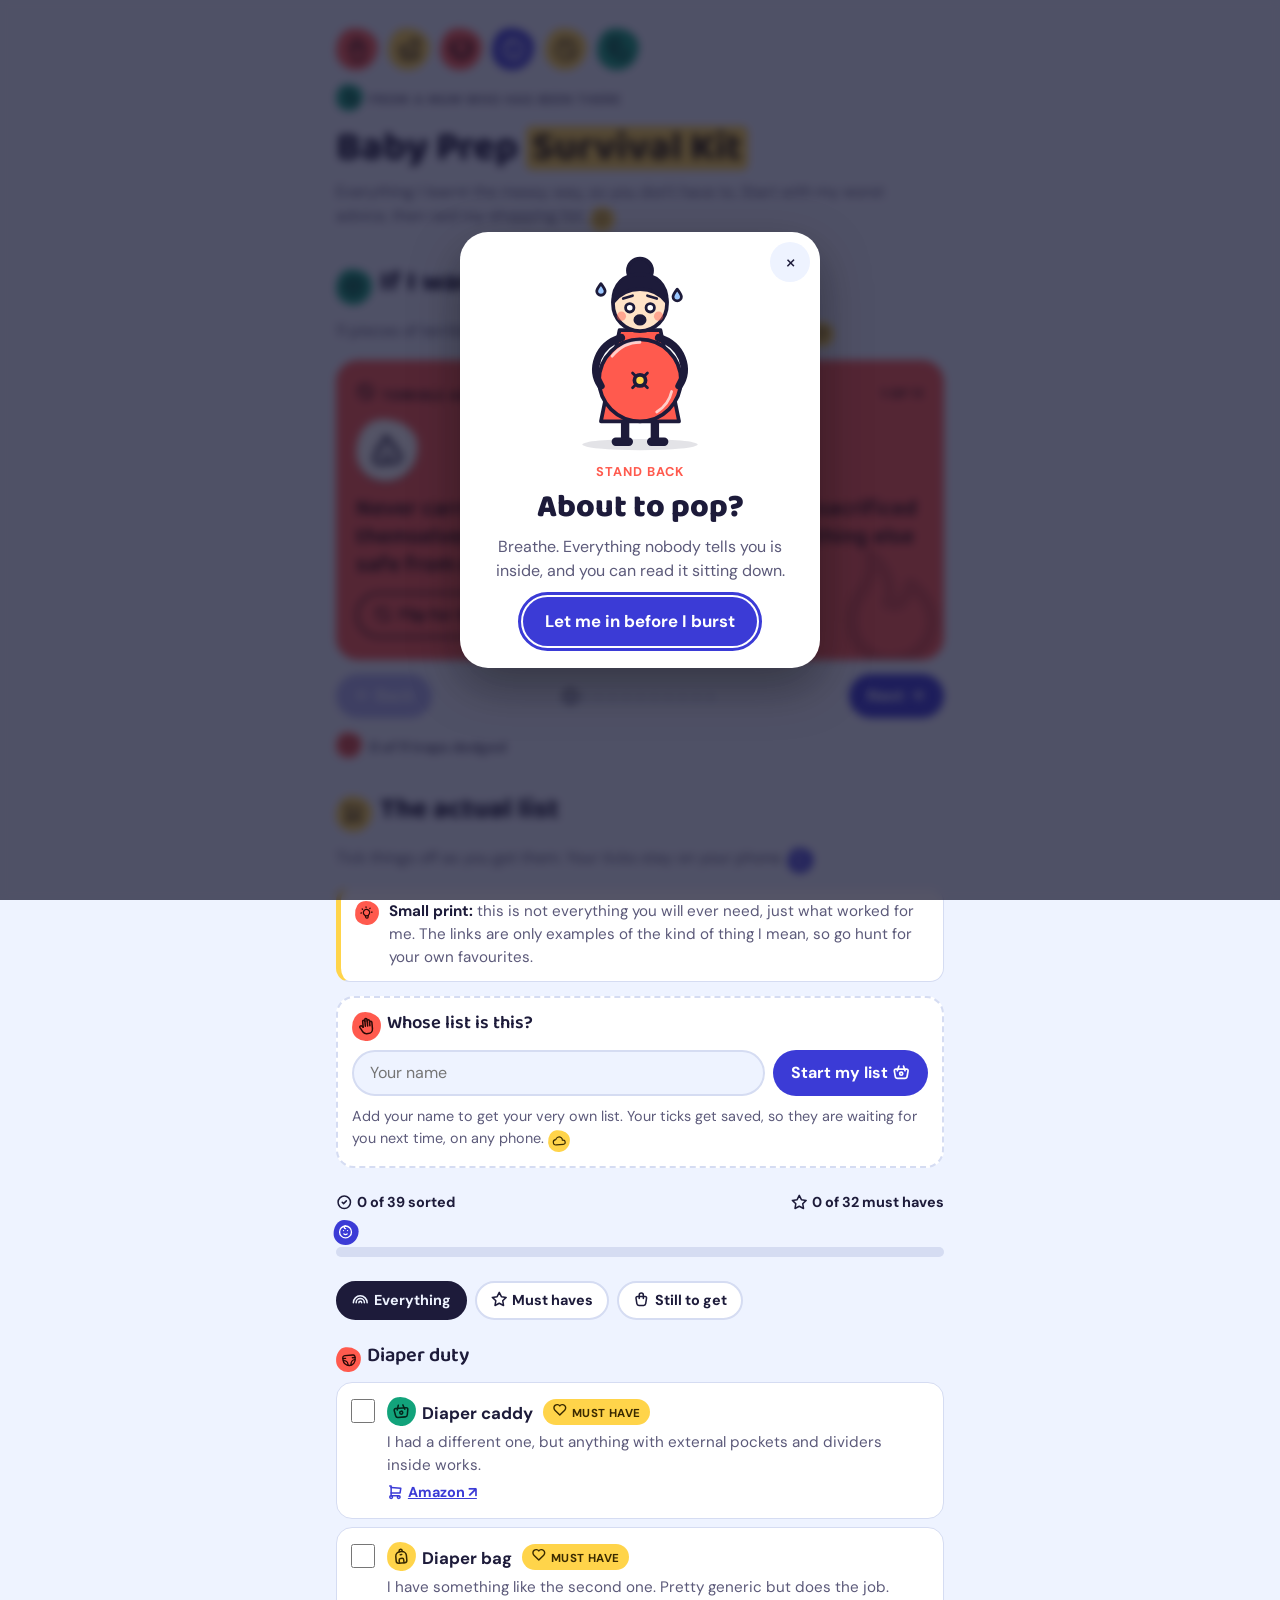
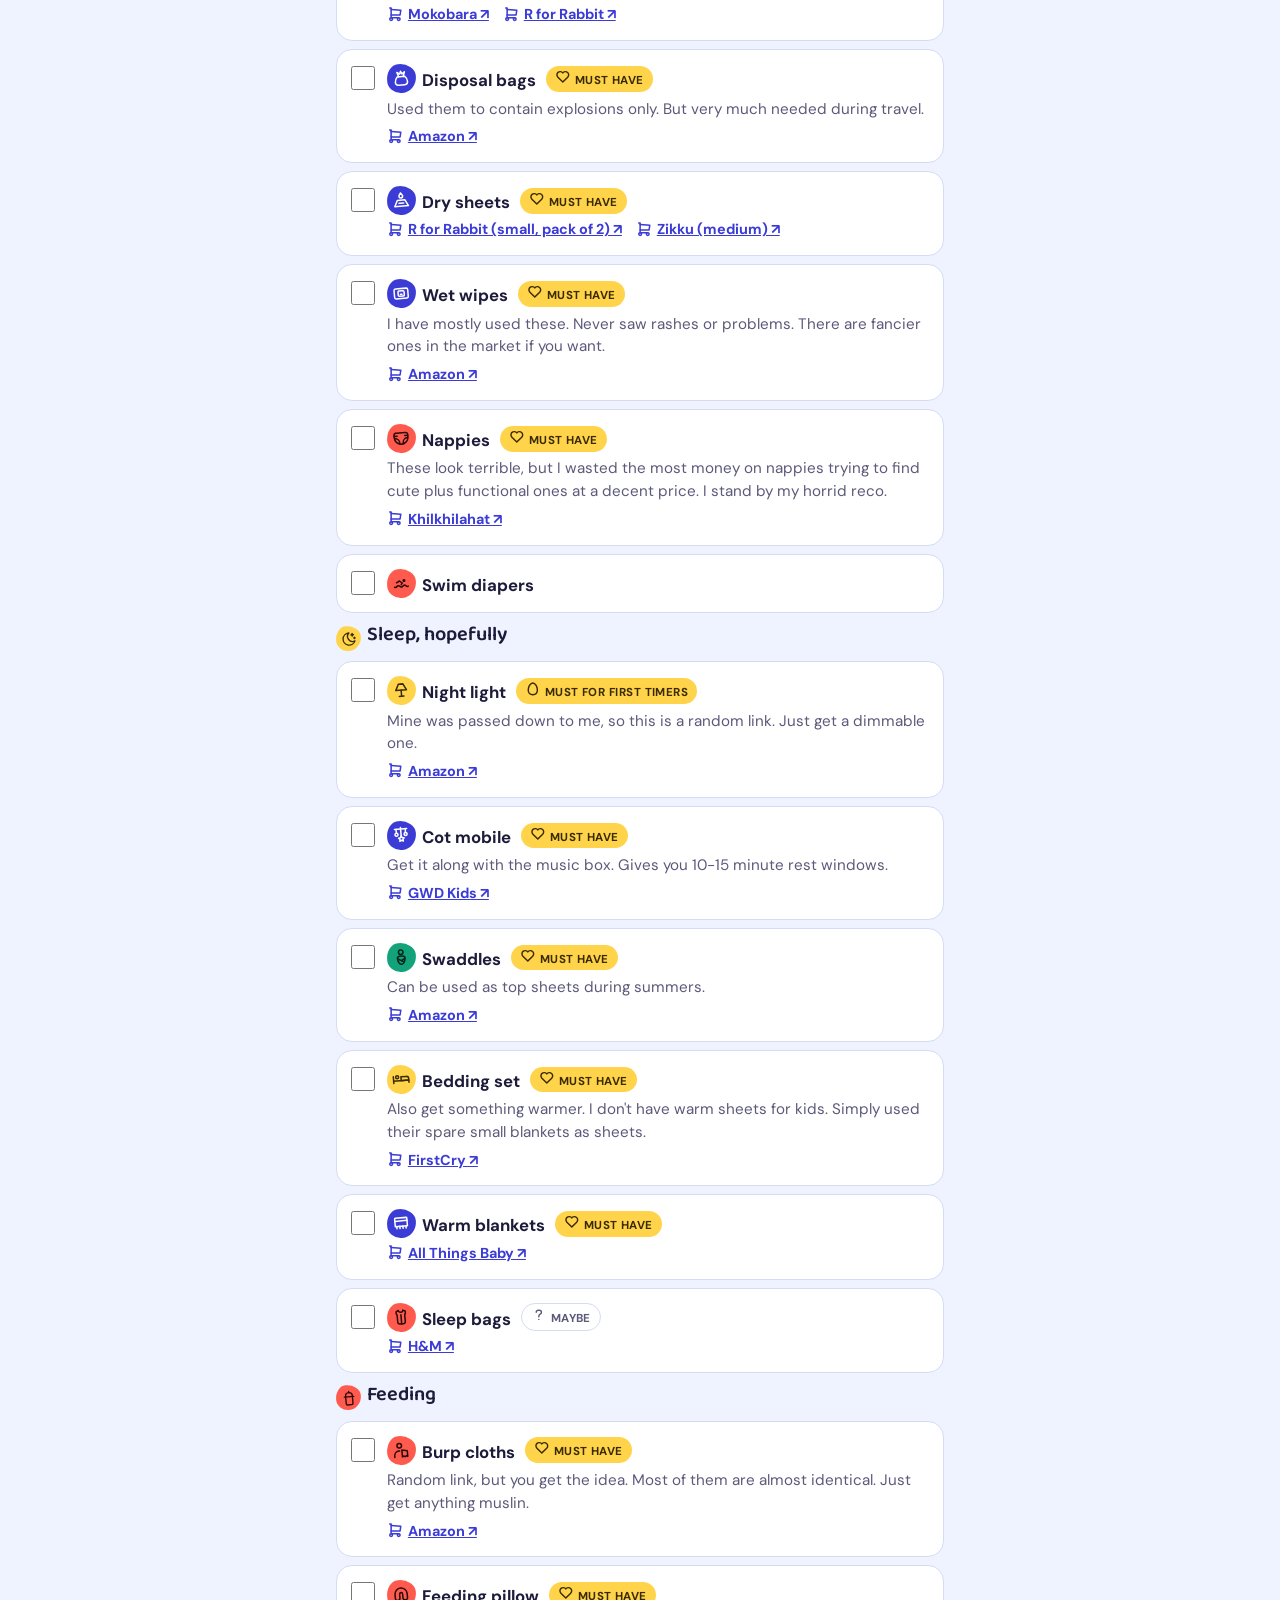
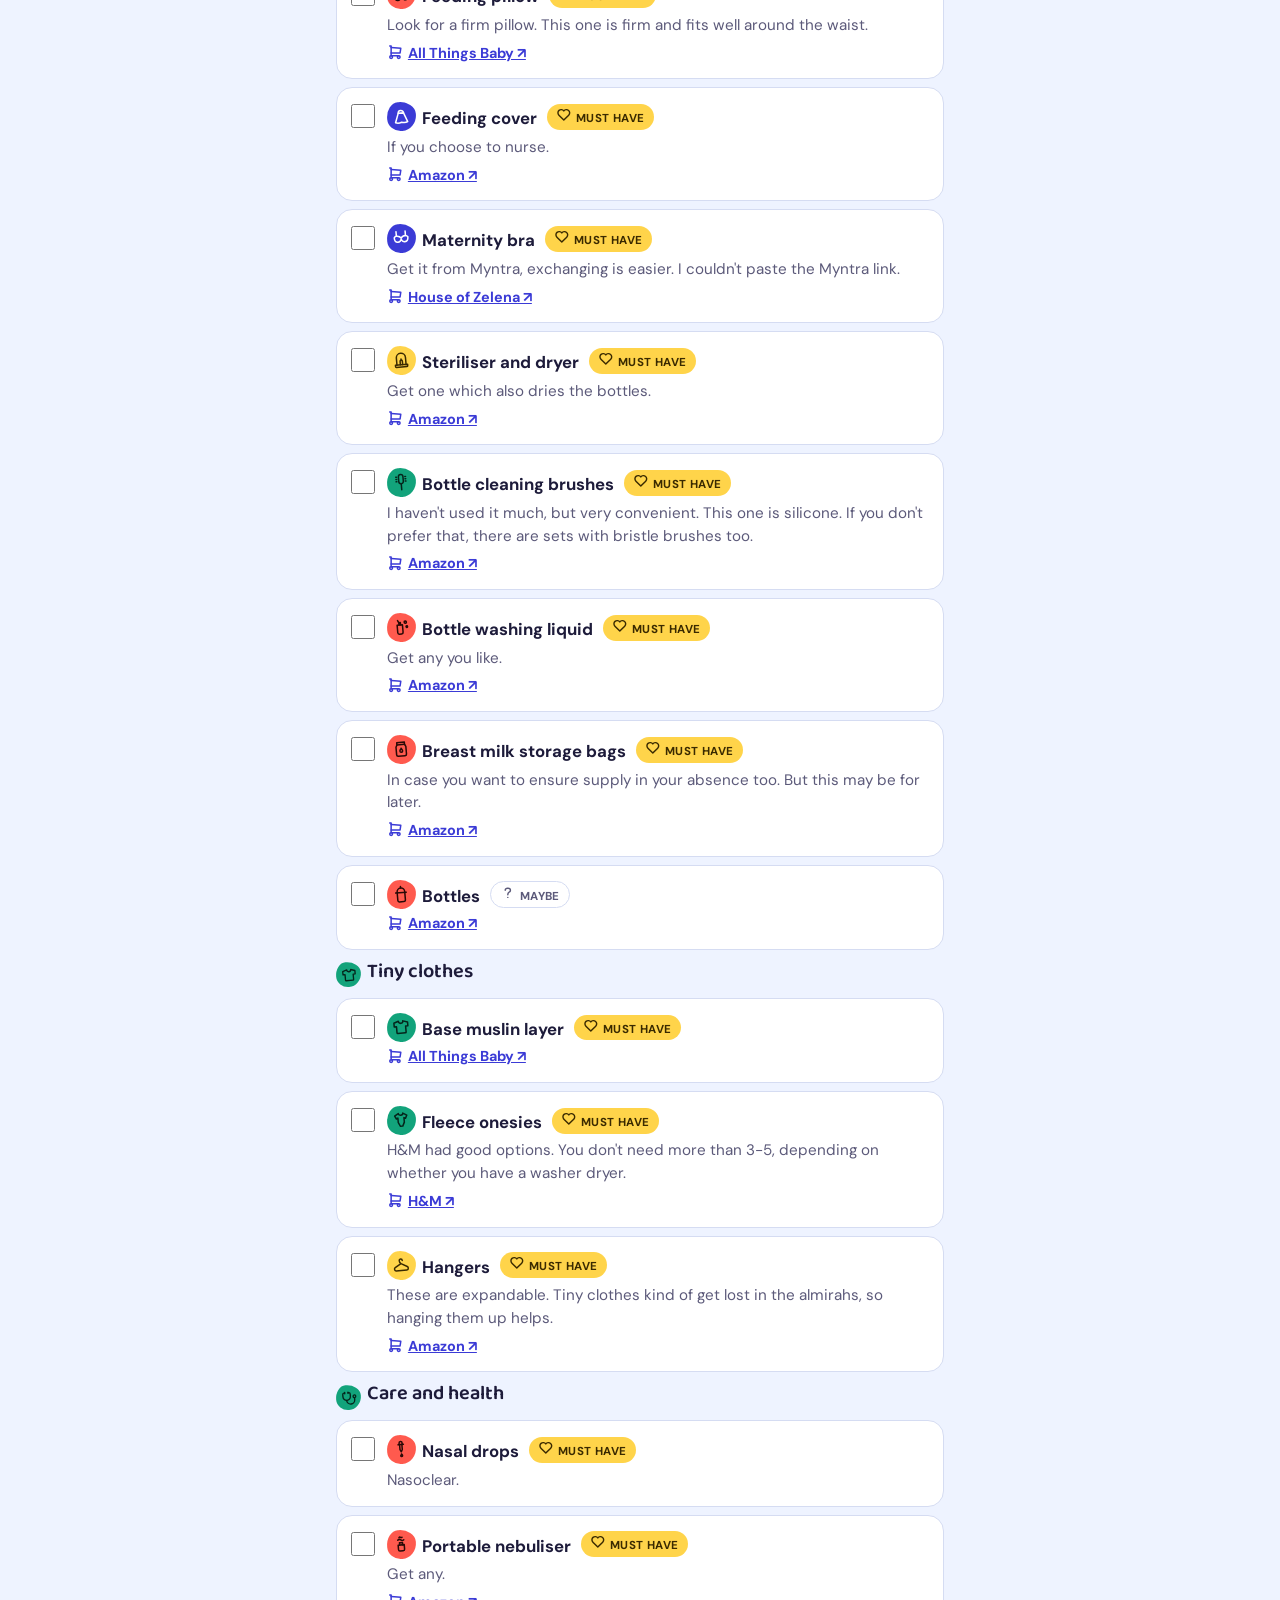
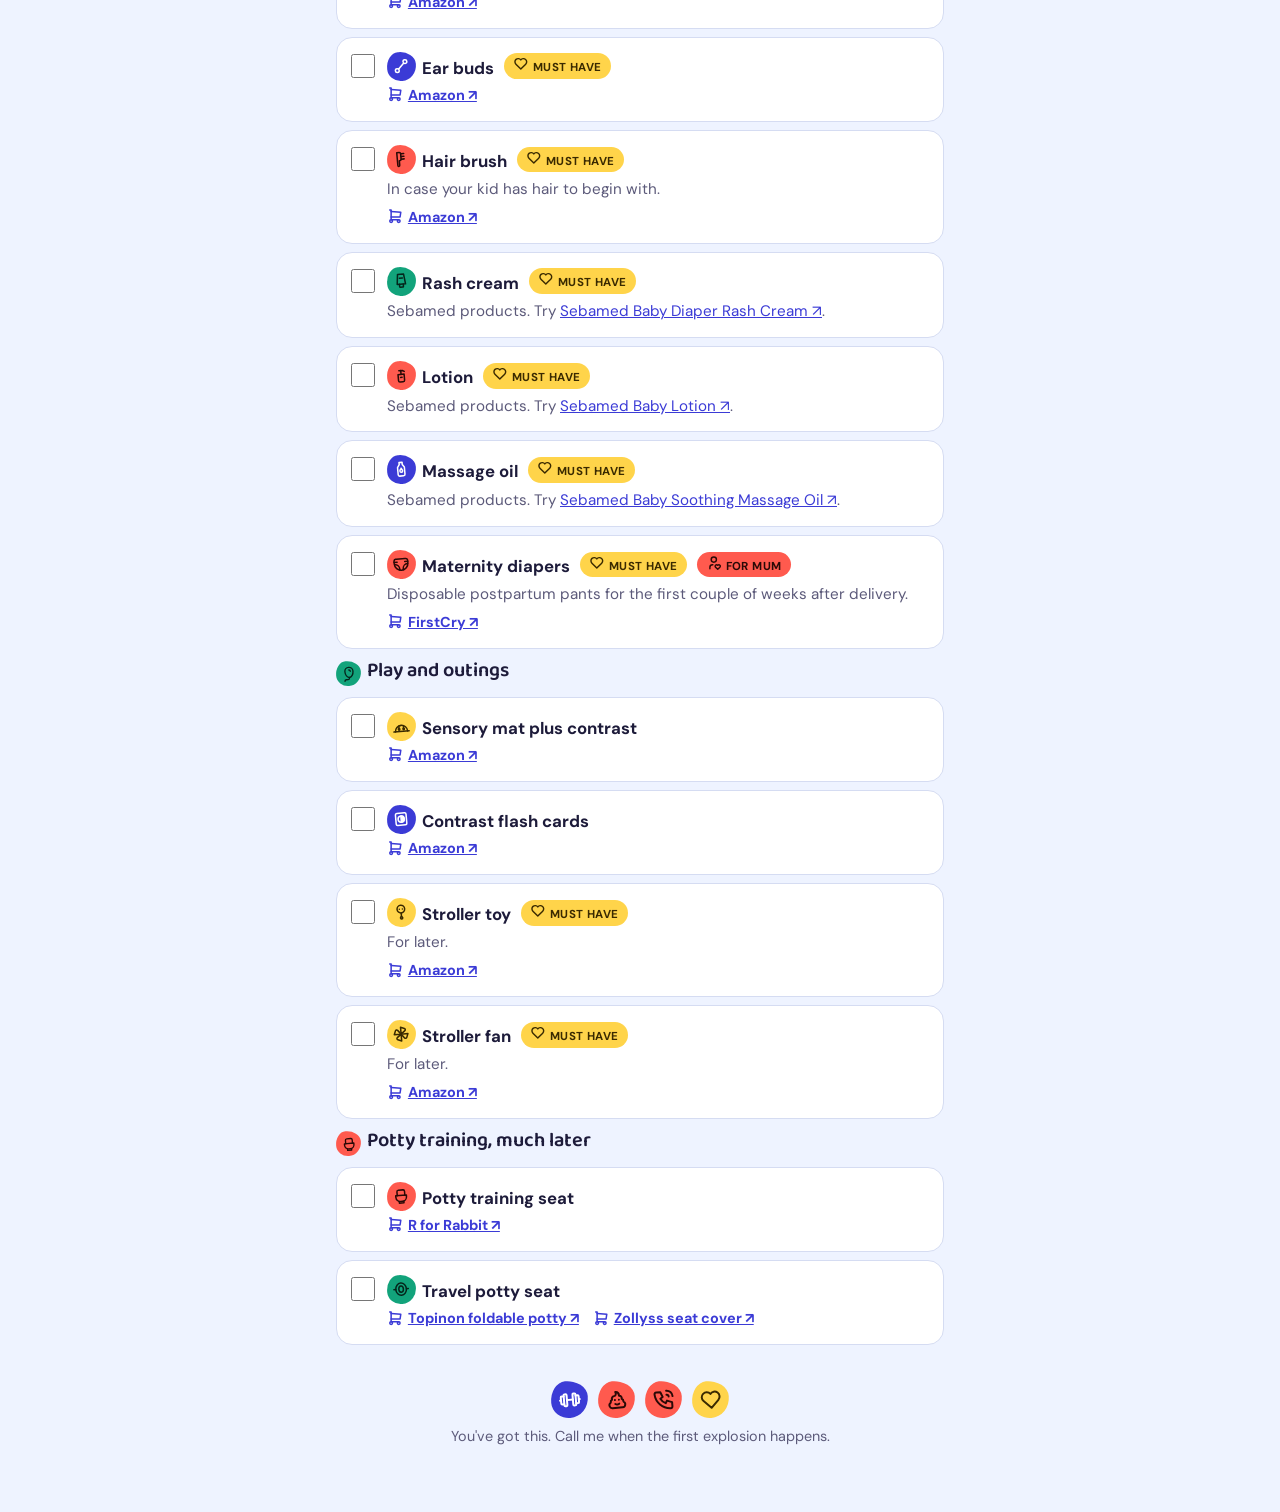
<file: baby-prep/index.html>
<!DOCTYPE html>
<html lang="en">
<head>
<!-- Google tag (gtag.js) -->
<script async src="https://www.googletagmanager.com/gtag/js?id=G-K71K5101R8"></script>
<script>
  window.dataLayer = window.dataLayer || [];
  function gtag(){dataLayer.push(arguments);}
  gtag('js', new Date());

  gtag('config', 'G-K71K5101R8');
</script>
<meta charset="utf-8">
<meta name="viewport" content="width=device-width, initial-scale=1">
<title>Baby Prep Survival Kit</title>
<meta name="description" content="Everything a mum learnt the messy way: 11 pieces of terrible advice to flip, and a tickable baby shopping list.">
<meta property="og:title" content="Baby Prep Survival Kit">
<meta property="og:description" content="Start with my worst advice, then raid my shopping list.">
<meta property="og:url" content="https://sauravsood.com/baby-prep/">
<meta property="og:type" content="website">
<link rel="icon" href="data:image/svg+xml,%3Csvg xmlns='http://www.w3.org/2000/svg' viewBox='0 0 32 32'%3E%3Crect width='32' height='32' rx='11' fill='%23FFD44A'/%3E%3Cg transform='translate(4 4)' fill='none' stroke='%233A2A00' stroke-width='2' stroke-linecap='round' stroke-linejoin='round'%3E%3Cpath d='M5 10h14'/%3E%3Cpath d='M12 2v2'/%3E%3Cpath d='M12 4a5 5 0 0 1 5 5v11a2 2 0 0 1 -2 2h-6a2 2 0 0 1 -2 -2v-11a5 5 0 0 1 5 -5'/%3E%3C/g%3E%3C/svg%3E">
<link rel="apple-touch-icon" href="/apple-touch-icon.png">
<link rel="preconnect" href="https://fonts.googleapis.com">
<link rel="preconnect" href="https://fonts.gstatic.com" crossorigin>
<link href="https://fonts.googleapis.com/css2?family=Baloo+2:wght@600;800&family=DM+Sans:wght@400;500;700&display=swap" rel="stylesheet">
<style>
/* Layout idea: one phone-width column. A flip-card deck of bad advice on top, a tickable shopping list below. */
:root{
  --bg:#EEF3FF;
  --surface:#FFFFFF;
  --ink:#1D1B3A;
  --muted:#5C5A7A;
  --line:#D5DCF2;
  --accent:#3B3BD6;      /* links, buttons, progress */
  --accent-ink:#FFFFFF;
  --trap:#FF5A4E;        /* bad-advice side of a card */
  --trap-ink:#2A0906;
  --truth:#12A37B;       /* real-lesson side */
  --truth-ink:#04251B;
  --sun:#FFD44A;         /* must-have chip, highlights */
  --sun-ink:#3A2A00;
  --display:"Baloo 2","Trebuchet MS",system-ui,sans-serif;
  --body:"DM Sans",system-ui,-apple-system,"Segoe UI",sans-serif;
}
@media (prefers-color-scheme: dark){
  :root:not([data-theme="light"]){
    color-scheme:dark;
    --bg:#12122B;--surface:#1D1D40;--ink:#F1F0FF;--muted:#A9A8CC;--line:#34346A;
    --accent:#9C9CFF;--accent-ink:#12122B;
    --trap:#FF7A70;--trap-ink:#2A0906;--truth:#3FD3A8;--truth-ink:#04251B;
    --sun:#FFD44A;--sun-ink:#3A2A00;
  }
}
:root[data-theme="dark"]{
  color-scheme:dark;
  --bg:#12122B;--surface:#1D1D40;--ink:#F1F0FF;--muted:#A9A8CC;--line:#34346A;
  --accent:#9C9CFF;--accent-ink:#12122B;
  --trap:#FF7A70;--trap-ink:#2A0906;--truth:#3FD3A8;--truth-ink:#04251B;
  --sun:#FFD44A;--sun-ink:#3A2A00;
}
*{box-sizing:border-box}
html{-webkit-text-size-adjust:100%}
body{margin:0;background:var(--bg);color:var(--ink);font-family:var(--body);font-size:16px;line-height:1.5;overflow-x:hidden}
main{max-width:640px;margin:0 auto;padding:28px 16px 64px;display:flex;flex-direction:column;gap:36px}
h1,h2,h3{font-family:var(--display);line-height:1.1;margin:0;text-wrap:balance}
h1{font-size:2.5rem;font-weight:800}
h2{font-size:1.75rem;font-weight:800}
h3{font-size:1.25rem;font-weight:600}
p{margin:0}
a{color:var(--accent)}
button{font:inherit;color:inherit;cursor:pointer}
:focus-visible{outline:3px solid var(--accent);outline-offset:2px}

/* Emoji pictures */
.ic{display:inline-grid;place-items:center;width:1.55em;height:1.55em;flex:none;vertical-align:-.38em;border-radius:42% 58% 52% 48%/55% 45% 55% 45%;background:var(--sun);color:var(--sun-ink);transform:rotate(-5deg);text-decoration:none;line-height:1}
.ic[data-t="coral"]{background:var(--trap);color:var(--trap-ink)}
.ic[data-t="mint"]{background:var(--truth);color:var(--truth-ink)}
.ic[data-t="indigo"]{background:var(--accent);color:var(--accent-ink)}
.ic svg{width:64%;height:64%;display:block;fill:none;stroke:currentColor;stroke-width:2;stroke-linecap:round;stroke-linejoin:round}
.ic.plain,.chip .ic,.nav-btn .ic,.card-btn .ic,.card-top .ic,.links .ic,.who-go .ic,.who-status .ic,.who-actions .ic,.progress-row .ic,.filters .ic{background:none;color:inherit;transform:none;width:1.15em;height:1.15em;vertical-align:-.2em;border-radius:0}
.ic.plain svg,.chip .ic svg,.nav-btn .ic svg,.card-btn .ic svg,.card-top .ic svg,.links .ic svg,.who-go .ic svg,.who-status .ic svg,.who-actions .ic svg,.progress-row .ic svg,.filters .ic svg{width:100%;height:100%;stroke-width:2.2}
h2 .ic,h3 .ic{margin-right:.35em;font-size:.82em}

header{display:flex;flex-direction:column;gap:10px}
.parade{display:flex;gap:10px;font-size:1.7rem;margin-bottom:4px}
.parade .ic{animation:bob 2.8s ease-in-out infinite}
.parade .ic:nth-child(2){animation-delay:.25s}
.parade .ic:nth-child(3){animation-delay:.5s}
.parade .ic:nth-child(4){animation-delay:.75s}
.parade .ic:nth-child(5){animation-delay:1s}
.parade .ic:nth-child(6){animation-delay:1.25s}
@keyframes bob{0%,100%{transform:translateY(0) rotate(0)}50%{transform:translateY(-5px) rotate(-6deg)}}
.kicker{font-weight:700;font-size:.8rem;letter-spacing:.08em;text-transform:uppercase;color:var(--muted)}
.kicker .ic{font-size:1.1rem;margin-right:.35em;vertical-align:-2px}
h1 mark{background:var(--sun);color:var(--sun-ink);padding:0 .15em;border-radius:6px;display:inline-block;margin-top:.12em}
.lede{color:var(--muted);max-width:52ch}

section{display:flex;flex-direction:column;gap:14px}
.sub{color:var(--muted)}

/* Deck */
.card{position:relative;overflow:hidden;border-radius:22px;padding:22px 20px;min-height:250px;display:flex;flex-direction:column;gap:14px;justify-content:space-between;background:var(--trap);color:var(--trap-ink);transition:background .25s,transform .25s}
.card.real{background:var(--truth);color:var(--truth-ink)}
.card.flip{transform:rotate(-1.2deg) scale(.98)}
.card-top{display:flex;justify-content:space-between;align-items:center;font-weight:700;font-size:.8rem;letter-spacing:.06em;text-transform:uppercase;position:relative}
.card-top .ic{font-size:1.05rem;margin-right:.4em;vertical-align:-2px}
.card-pic.ic{font-size:2.5rem;align-self:flex-start;background:#fff;color:#1D1B3A;box-shadow:0 4px 0 rgba(0,0,0,.14)}
.card.flip .card-pic{animation:pop .35s ease-out}
@keyframes pop{0%{transform:scale(.6) rotate(-12deg)}70%{transform:scale(1.15) rotate(6deg)}100%{transform:scale(1)}}
.card-bg.ic.plain{position:absolute;right:-14px;bottom:-18px;font-size:7.5rem;opacity:.16;transform:rotate(-14deg);pointer-events:none}
.card-text{font-family:var(--display);font-weight:600;font-size:1.45rem;line-height:1.2;position:relative}
.card-btn{align-self:flex-start;border:2px solid currentColor;background:transparent;border-radius:999px;padding:9px 16px;font-weight:700;position:relative}
.card-btn .ic{margin-right:.4em}
.deck-nav{display:flex;align-items:center;justify-content:space-between;gap:12px}
.nav-btn{border:0;background:var(--accent);color:var(--accent-ink);border-radius:999px;padding:10px 18px;font-weight:700;white-space:nowrap}
.nav-btn .ic{font-size:1rem}
.nav-btn[disabled]{opacity:.35;cursor:default}
.dots{display:flex;gap:5px;flex-wrap:wrap;justify-content:center}
.dots span{width:9px;height:9px;border-radius:50%;background:var(--line)}
.dots span.seen{background:var(--truth)}
.dots span.on{outline:2px solid var(--ink);outline-offset:1px}
.score{font-weight:700;color:var(--muted);font-size:.9rem}
.score .ic{margin-right:.4em;font-size:1.05rem;vertical-align:-2px}

/* List */
.progress{display:flex;flex-direction:column;gap:6px;position:sticky;top:0;background:var(--bg);padding:10px 0;z-index:2}
.progress-row{display:flex;justify-content:space-between;gap:8px;font-weight:700;font-size:.9rem;font-variant-numeric:tabular-nums}
.progress-row .ic{margin-right:.3em}
.track{position:relative;padding-top:27px}
.crawler.ic{position:absolute;top:0;left:0;font-size:1rem;transform:translateX(-50%);transition:left .3s;margin-left:10px}
.bar{height:10px;border-radius:999px;background:var(--line);overflow:hidden}
.bar i{display:block;height:100%;width:0;background:var(--accent);border-radius:999px;transition:width .3s}
.filters{display:flex;gap:8px;flex-wrap:wrap}
.filters button{border:2px solid var(--line);background:var(--surface);border-radius:999px;padding:7px 14px;font-weight:700;font-size:.9rem}
.filters button .ic{margin-right:.35em}
.filters button[aria-pressed="true"]{background:var(--ink);color:var(--bg);border-color:var(--ink)}
.group{display:flex;flex-direction:column;gap:10px;margin-top:10px}
.group[hidden]{display:none}
.items{list-style:none;margin:0;padding:0;display:flex;flex-direction:column;gap:8px}
.item{background:var(--surface);border:1px solid var(--line);border-radius:16px;padding:14px;display:grid;grid-template-columns:auto 1fr;gap:4px 12px;align-items:start}
.item[hidden]{display:none}
.item input{width:24px;height:24px;margin:2px 0 0;accent-color:var(--accent)}
.item-head{display:flex;flex-wrap:wrap;gap:6px 10px;align-items:center}
.item-name{font-weight:700;font-size:1.05rem}
.item-name .ic{margin-right:.35em;font-size:1.15rem;vertical-align:-1px}
.item.done .item-name{text-decoration:line-through;color:var(--muted)}
.item.done .item-name .ic{filter:grayscale(.6);opacity:.7}
.yay{display:none;font-size:1rem}
.item.done .yay{display:inline-grid;animation:pop .35s ease-out}
.chip{font-size:.72rem;font-weight:700;letter-spacing:.04em;text-transform:uppercase;border-radius:999px;padding:3px 9px;white-space:nowrap}
.chip .ic{margin-right:.3em;font-size:.85rem;vertical-align:-1px}
.chip.must{background:var(--sun);color:var(--sun-ink)}
.chip.other{border:1.5px solid var(--line);color:var(--muted)}
.chip.mum{background:var(--trap);color:var(--trap-ink)}
.item-body{grid-column:2;display:flex;flex-direction:column;gap:6px}
.note{color:var(--muted);font-size:.95rem}
.links{display:flex;flex-wrap:wrap;gap:6px 14px;font-weight:700;font-size:.9rem}
.links .ic{margin-right:.3em;font-size:.9rem}
.empty{color:var(--muted);padding:12px 0;text-align:center}
.empty .ic:first-child{display:grid;font-size:2.4rem;margin:0 auto 8px}
.fine{display:flex;gap:10px;align-items:flex-start;background:var(--surface);border:1px solid var(--line);border-left:5px solid var(--sun);border-radius:14px;padding:12px 14px;color:var(--muted);font-size:.95rem}
.fine b{color:var(--ink)}
.fine .ic{margin-top:1px}
/* Whose list */
.who{background:var(--surface);border:2px dashed var(--line);border-radius:18px;padding:14px;display:flex;flex-direction:column;gap:10px}
.who[hidden],.who form[hidden],.who-me[hidden]{display:none}
.who form{display:flex;flex-direction:column;gap:10px}
.who label{font-family:var(--display);font-weight:600;font-size:1.15rem;line-height:1.2}
.who label .ic,.who-name .ic{margin-right:.35em}
.who-row{display:flex;gap:8px}
.who input{flex:1;min-width:0;font:inherit;font-size:16px;color:var(--ink);background:var(--bg);border:2px solid var(--line);border-radius:999px;padding:9px 16px}
.who-go{border:0;background:var(--accent);color:var(--accent-ink);border-radius:999px;padding:10px 18px;font-weight:700;white-space:nowrap}
.who-hint{color:var(--muted);font-size:.9rem}
.who-me{display:flex;flex-direction:column;gap:8px}
.who-top{display:flex;flex-wrap:wrap;gap:4px 12px;align-items:baseline;justify-content:space-between}
.who-name{font-family:var(--display);font-weight:600;font-size:1.2rem;line-height:1.2;overflow-wrap:anywhere}
.who-status{font-weight:700;font-size:.85rem;color:var(--muted);white-space:nowrap}
.who-actions{display:flex;flex-wrap:wrap;gap:8px}
.who-actions button{border:2px solid var(--line);background:var(--bg);border-radius:999px;padding:7px 14px;font-weight:700;font-size:.9rem}
.who-actions button .ic{margin-right:.35em}
/* Entrance: about to pop */
.pop{position:fixed;inset:0;z-index:50;display:grid;place-items:center;padding:20px;background:rgba(18,18,43,.72);-webkit-backdrop-filter:blur(4px);backdrop-filter:blur(4px);animation:popfade .25s ease-out}
.pop[hidden]{display:none}
.pop.bye{opacity:0;transition:opacity .35s}
.pop-card{position:relative;width:100%;max-width:360px;background:var(--surface);color:var(--ink);border-radius:28px;padding:20px 20px 22px;text-align:center;display:flex;flex-direction:column;align-items:center;gap:10px;box-shadow:0 18px 50px rgba(0,0,0,.35);animation:popin .45s cubic-bezier(.2,1.4,.4,1)}
.pop-art{width:190px;height:200px;overflow:visible}
.pop-kicker{font-weight:700;font-size:.8rem;letter-spacing:.08em;text-transform:uppercase;color:var(--trap)}
.pop-title{font-family:var(--display);font-weight:800;font-size:2rem;line-height:1.05}
.pop-text{color:var(--muted);max-width:28ch}
.pop-go{border:0;background:var(--accent);color:var(--accent-ink);border-radius:999px;padding:12px 22px;font-weight:700;font-size:1.05rem;margin-top:4px}
.pop-x{position:absolute;top:10px;right:10px;width:40px;height:40px;border:0;border-radius:50%;background:var(--bg);color:var(--ink);font-size:1.3rem;line-height:1}
.mama{transform-origin:100px 205px;animation:waddle 1.6s ease-in-out infinite}
.bump{transform-origin:100px 138px;animation:swell 1.1s ease-in-out infinite}
.pop-btn{transform-origin:100px 138px;animation:ping 2.2s ease-in infinite}
.sweat{animation:drip 1.4s ease-in infinite}
.sweat.b{animation-delay:.7s}
.strain{animation:blink 1.1s ease-in-out infinite}
.pop.burst .bump{animation:burst .45s ease-out forwards}
.pop.burst .mama{animation:none}
.pop-bits{position:absolute;left:50%;top:150px;width:0;height:0;pointer-events:none}
.pop-bits .ic{position:absolute;left:-.8em;top:-.8em;font-size:1.3rem;opacity:0}
.pop.burst .pop-bits .ic{animation:fling .7s ease-out forwards}
@keyframes popfade{from{opacity:0}}
@keyframes popin{from{transform:scale(.7) translateY(30px);opacity:0}}
@keyframes waddle{0%,100%{transform:rotate(-2.5deg)}50%{transform:rotate(2.5deg)}}
@keyframes swell{0%,100%{transform:scale(1)}50%{transform:scale(1.09)}}
@keyframes ping{0%,70%{transform:translate(0,0) scale(1);opacity:1}100%{transform:translate(70px,-60px) scale(.6);opacity:0}}
@keyframes drip{0%{transform:translateY(0);opacity:0}20%{opacity:1}100%{transform:translateY(16px);opacity:0}}
@keyframes blink{0%,100%{opacity:.25}50%{opacity:1}}
@keyframes burst{0%{transform:scale(1.1)}60%{transform:scale(1.45)}100%{transform:scale(1.3)}}
@keyframes fling{0%{transform:translate(0,0) scale(.3);opacity:1}100%{transform:translate(var(--x),var(--y)) scale(1) rotate(var(--r));opacity:0}}
@media (prefers-reduced-motion: reduce){.pop,.pop-card,.mama,.bump,.pop-btn,.sweat,.strain{animation:none}.pop.burst .bump,.pop.burst .pop-bits .ic{animation:none}}
footer{color:var(--muted);font-size:.9rem;text-align:center;display:flex;flex-direction:column;gap:8px;align-items:center}
footer .parade{font-size:1.5rem;margin:0}
@media (prefers-reduced-motion: reduce){.card,.bar i,.crawler{transition:none}.card.flip{transform:none}.parade .ic,.card.flip .card-pic,.item.done .yay{animation:none}}
</style>
</head>
<body>
<div class="pop" id="pop" role="dialog" aria-modal="true" aria-labelledby="pop-title" hidden>
  <div class="pop-card">
    <button class="pop-x" id="pop-x" type="button" aria-label="Close">×</button>
    <svg class="pop-art" viewBox="0 0 200 215" aria-hidden="true">
      <g class="mama" stroke="#1D1B3A" stroke-width="4" stroke-linecap="round" stroke-linejoin="round">
        <ellipse cx="100" cy="207" rx="62" ry="6" fill="#1D1B3A" opacity=".12" stroke="none"/>
        <path d="M84 178v22M116 178v22" fill="none" stroke-width="9"/>
        <path d="M74 204h14M112 204h14" fill="none" stroke-width="9"/>
        <path d="M78 84h44l20 98h-84z" fill="#FF5A4E"/>
        <g class="bump">
          <circle cx="100" cy="138" r="44" fill="#FF5A4E"/>
          <path class="strain" d="M70 112c8-10 18-15 30-15M134 150c-2 9-8 17-16 22" fill="none" stroke="#fff" stroke-width="3" opacity=".7"/>
          <path d="M92 130l16 16M108 130l-16 16" fill="none" stroke-width="3"/>
        </g>
        <circle class="pop-btn" cx="100" cy="138" r="6" fill="#FFD44A"/>
        <path d="M80 92c-26 8-34 34-22 52" fill="none" stroke-width="8"/>
        <path d="M120 92c26 8 34 34 22 52" fill="none" stroke-width="8"/>
        <circle cx="100" cy="20" r="13" fill="#1D1B3A"/>
        <circle cx="100" cy="56" r="29" fill="#FFE3C7"/>
        <path d="M71 54c0-20 12-30 29-30s29 10 29 30c-8-10-18-14-29-14s-21 4-29 14z" fill="#1D1B3A"/>
        <circle cx="89" cy="60" r="4.5" fill="#fff" stroke-width="3"/><circle cx="111" cy="60" r="4.5" fill="#fff" stroke-width="3"/>
        <path d="M82 50l10-3M118 50l-10-3" fill="none" stroke-width="3"/>
        <ellipse cx="100" cy="73" rx="5" ry="4" fill="#1D1B3A"/>
        <circle cx="80" cy="69" r="5" fill="#FF5A4E" opacity=".45" stroke="none"/><circle cx="120" cy="69" r="5" fill="#FF5A4E" opacity=".45" stroke="none"/>
        <path class="sweat" d="M140 40c-3 4-4.5 6-4.5 8a4.5 4.5 0 0 0 9 0c0-2-1.5-4-4.5-8z" fill="#9CC8FF" stroke-width="3"/>
        <path class="sweat b" d="M58 34c-3 4-4.5 6-4.5 8a4.5 4.5 0 0 0 9 0c0-2-1.5-4-4.5-8z" fill="#9CC8FF" stroke-width="3"/>
      </g>
    </svg>
    <div class="pop-bits" id="pop-bits" aria-hidden="true"></div>
    <p class="pop-kicker">Stand back</p>
    <p class="pop-title" id="pop-title">About to pop?</p>
    <p class="pop-text">Breathe. Everything nobody tells you is inside, and you can read it sitting down.</p>
    <button class="pop-go" id="pop-go" type="button">Let me in before I burst</button>
  </div>
</div>
<main>
  <header>
    <div class="parade" aria-hidden="true"><span class="ic" data-i="baby-bottle" aria-hidden="true"></span><span class="ic" data-i="horse-toy" aria-hidden="true"></span><span class="ic" data-i="diaper" aria-hidden="true"></span><span class="ic" data-i="mood-kid" aria-hidden="true"></span><span class="ic" data-i="moon-stars" aria-hidden="true"></span><span class="ic" data-i="sock" aria-hidden="true"></span></div>
    <p class="kicker"><span class="ic" data-i="user-heart" aria-hidden="true"></span>From a mum who has been there</p>
    <h1>Baby Prep <mark>Survival Kit</mark></h1>
    <p class="lede">Everything I learnt the messy way, so you don't have to. Start with my worst advice, then raid my shopping list. <span class="ic" data-i="heart" aria-hidden="true"></span></p>
  </header>

  <section aria-labelledby="deck-h">
    <h2 id="deck-h"><span class="ic" data-i="mood-crazy-happy" aria-hidden="true"></span>If I wanted to see you suffer</h2>
    <p class="sub">11 pieces of terrible advice. Flip each card for what I really mean. <span class="ic" data-i="cards" aria-hidden="true"></span></p>
    <div class="card" id="card" aria-live="polite">
      <span class="card-bg ic plain" id="card-bg" aria-hidden="true"></span>
      <div class="card-top"><span><span class="ic" id="card-label-e" aria-hidden="true"></span><span id="card-label"></span></span><span id="card-count"></span></div>
      <span class="card-pic ic" id="card-pic" aria-hidden="true"></span>
      <p class="card-text" id="card-text"></p>
      <button class="card-btn" id="flip" type="button"><span class="ic" id="flip-e" aria-hidden="true"></span><span id="flip-t"></span></button>
    </div>
    <div class="deck-nav">
      <button class="nav-btn" id="prev" type="button"><span class="ic" data-i="arrow-left" aria-hidden="true"></span> Back</button>
      <div class="dots" id="dots" aria-hidden="true"></div>
      <button class="nav-btn" id="next" type="button">Next <span class="ic" data-i="arrow-right" aria-hidden="true"></span></button>
    </div>
    <p class="score"><span class="ic" id="score-e" aria-hidden="true"></span><span id="score"></span></p>
  </section>

  <section aria-labelledby="list-h">
    <h2 id="list-h"><span class="ic" data-i="shopping-cart" aria-hidden="true"></span>The actual list</h2>
    <p class="sub">Tick things off as you get them. Your ticks stay on your phone. <span class="ic" data-i="device-mobile" aria-hidden="true"></span></p>
    <p class="fine"><span class="ic" data-i="bulb" aria-hidden="true"></span><span><b>Small print:</b> this is not everything you will ever need, just what worked for me. The links are only examples of the kind of thing I mean, so go hunt for your own favourites.</span></p>
    <div class="who" id="who">
      <form id="who-form">
        <label for="who-input"><span class="ic" data-i="hand-stop" aria-hidden="true"></span>Whose list is this?</label>
        <div class="who-row">
          <input id="who-input" type="text" maxlength="40" autocomplete="given-name" enterkeyhint="go" placeholder="Your name" required>
          <button class="who-go" type="submit">Start my list <span class="ic" data-i="basket" aria-hidden="true"></span></button>
        </div>
        <p class="who-hint">Add your name to get your very own list. Your ticks get saved, so they are waiting for you next time, on any phone. <span class="ic" data-i="cloud" aria-hidden="true"></span></p>
      </form>
      <div class="who-me" id="who-me" hidden>
        <div class="who-top"><span class="who-name"><span class="ic" data-i="basket" aria-hidden="true"></span><span id="who-name"></span></span><span class="who-status" id="who-status" aria-live="polite"></span></div>
        <div class="who-actions">
          <button type="button" id="who-copy"><span class="ic" data-i="link" aria-hidden="true"></span><span id="who-copy-t">Copy my link</span></button>
          <button type="button" id="who-reset"><span class="ic" data-i="user-question" aria-hidden="true"></span><span id="who-reset-t">Not you?</span></button>
        </div>
        <p class="who-hint">Open your link on any phone and your ticks come along. Keep it to yourself: anyone with it can tick your list.</p>
      </div>
    </div>
    <div class="progress">
      <div class="progress-row"><span><span class="ic" data-i="circle-check" aria-hidden="true"></span><span id="prog-text"></span></span><span><span class="ic" data-i="star" aria-hidden="true"></span><span id="prog-must"></span></span></div>
      <div class="track"><span class="crawler ic" id="crawler" aria-hidden="true"></span><div class="bar"><i id="bar"></i></div></div>
    </div>
    <div class="filters" role="group" aria-label="Filter the list">
      <button type="button" data-f="all" aria-pressed="true"><span class="ic" data-i="rainbow" aria-hidden="true"></span>Everything</button>
      <button type="button" data-f="must" aria-pressed="false"><span class="ic" data-i="star" aria-hidden="true"></span>Must haves</button>
      <button type="button" data-f="todo" aria-pressed="false"><span class="ic" data-i="shopping-bag" aria-hidden="true"></span>Still to get</button>
    </div>
    <div id="groups"></div>
    <p class="empty" id="empty" hidden><span class="ic" data-i="sofa" aria-hidden="true"></span>Nothing left here. Go put your feet up. <span class="ic" data-i="confetti" aria-hidden="true"></span></p>
  </section>

  <footer>
    <div class="parade" aria-hidden="true"><span class="ic" data-i="barbell" aria-hidden="true"></span><span class="ic" data-i="poo" aria-hidden="true"></span><span class="ic" data-i="phone-call" aria-hidden="true"></span><span class="ic" data-i="heart" aria-hidden="true"></span></div>
    <p>You've got this. Call me when the first explosion happens.</p>
  </footer>
</main>

<script>
const TRAPS = [
  ["Never carry a plastic bag for the clothes that sacrificed themselves in the line of duty and kept everything else safe from explosions.",
   "Always keep a plastic bag in the diaper bag. Soiled clothes need somewhere to go."],
  ["Never use RO water in the steriliser, nebuliser or steamer. How will you buy new ones if the old ones don't burn out from the salt scales of tap water?",
   "Use RO water in every appliance. Tap water leaves scale and kills them."],
  ["Be super confident: “fatafat change kar dungi/dunga, I don't need a dry sheet.”",
   "Slide a dry sheet under the baby for every change, however quick you think you are."],
  ["For boys: never cover their twinky while changing a diaper. It's not like they can spray upwards into your pretty face. They know they shouldn't.",
   "Changing a boy? Keep him covered. He can spray upwards, and he will."],
  ["Never keep a permanent dry sheet over the cot mattress.",
   "Keep a dry sheet on the cot mattress at all times."],
  ["Switch on the lights at night when the little one cries. They can always tell it's night time from their internal clock.",
   "Keep the lights off for night wake-ups. A dimmable night light is all you need."],
  ["Never buy a wet wipes pack with a hard plastic lid. It's not like your wipes will go dry when the stupid makeshift sticker falls off.",
   "Buy wipes with a hard plastic lid. The sticker flap falls off and the wipes dry out."],
  ["Tell yourself you only need hankies, and a burp cloth isn't needed. It's not like there'll be a white waterfall down the back of your shoulder that no bib can contain.",
   "Hankies and bibs won't cut it. Get proper muslin burp cloths."],
  ["Do not swaddle the baby. They had so, so, so much room inside us. Swaddling will feel like a hug, which they are not used to.",
   "Swaddle. The baby was packed in tight for months, so a swaddle feels like home."],
  ["Do not buy a feeding pillow. We are in our early twenties and our backs can take a gazillion feeding sessions a day. No biggie.",
   "Buy the feeding pillow, and make it a firm one. Your back will thank you."],
  ["Wired bras are absolutely lovely.",
   "Skip the wires. Get proper maternity bras."]
];
/* One picture per card: [bad-advice side, real side] */
const TRAP_PICS = [
  ["poo","tied-bag"],["faucet","droplet-check"],["bolt","dry-sheet"],["fountain","umbrella"],["cot-wet","cot-ok"],["bulb","bulb-off"],
  ["wipes-sticker","wipes-lid"],["spit-up","burp-cloth"],["baby-free","swaddle"],["backache","nursing-pillow"],["bra-wire","bra"]
];

/* Icons: Tabler Icons (MIT licence), https://tabler.io/icons, plus our own drawn in the same style */
const ICONS={"arrow-left":"<path d=\"M5 12l14 0\"/> <path d=\"M5 12l6 6\"/> <path d=\"M5 12l6 -6\"/>","arrow-right":"<path d=\"M5 12l14 0\"/> <path d=\"M13 18l6 -6\"/> <path d=\"M13 6l6 6\"/>","baby-bottle":"<path d=\"M5 10h14\"/> <path d=\"M12 2v2\"/> <path d=\"M12 4a5 5 0 0 1 5 5v11a2 2 0 0 1 -2 2h-6a2 2 0 0 1 -2 -2v-11a5 5 0 0 1 5 -5\"/>","baby-carriage":"<path d=\"M6 19a2 2 0 1 0 4 0a2 2 0 1 0 -4 0\"/> <path d=\"M16 19a2 2 0 1 0 4 0a2 2 0 1 0 -4 0\"/> <path d=\"M2 5h2.5l1.632 4.897a6 6 0 0 0 5.693 4.103h2.675a5.5 5.5 0 0 0 0 -11h-.5v6\"/> <path d=\"M6 9h14\"/> <path d=\"M9 17l1 -3\"/> <path d=\"M16 14l1 3\"/>","backpack":"<path d=\"M5 18v-6a6 6 0 0 1 6 -6h2a6 6 0 0 1 6 6v6a3 3 0 0 1 -3 3h-8a3 3 0 0 1 -3 -3\"/> <path d=\"M10 6v-1a2 2 0 1 1 4 0v1\"/> <path d=\"M9 21v-4a2 2 0 0 1 2 -2h2a2 2 0 0 1 2 2v4\"/> <path d=\"M11 10h2\"/>","balloon":"<path d=\"M14 8a2 2 0 0 0 -2 -2\"/> <path d=\"M6 8a6 6 0 1 1 12 0c0 4.97 -2.686 9 -6 9s-6 -4.03 -6 -9\"/> <path d=\"M12 17v1a2 2 0 0 1 -2 2h-3a2 2 0 0 0 -2 2\"/>","ban":"<path d=\"M3 12a9 9 0 1 0 18 0a9 9 0 1 0 -18 0\"/> <path d=\"M5.7 5.7l12.6 12.6\"/>","barbell":"<path d=\"M2 12h1\"/> <path d=\"M6 8h-2a1 1 0 0 0 -1 1v6a1 1 0 0 0 1 1h2\"/> <path d=\"M6 7v10a1 1 0 0 0 1 1h1a1 1 0 0 0 1 -1v-10a1 1 0 0 0 -1 -1h-1a1 1 0 0 0 -1 1\"/> <path d=\"M9 12h6\"/> <path d=\"M15 7v10a1 1 0 0 0 1 1h1a1 1 0 0 0 1 -1v-10a1 1 0 0 0 -1 -1h-1a1 1 0 0 0 -1 1\"/> <path d=\"M18 8h2a1 1 0 0 1 1 1v6a1 1 0 0 1 -1 1h-2\"/> <path d=\"M22 12h-1\"/>","basket":"<path d=\"M10 14a2 2 0 1 0 4 0a2 2 0 0 0 -4 0\"/> <path d=\"M5.001 8h13.999a2 2 0 0 1 1.977 2.304l-1.255 7.152a3 3 0 0 1 -2.966 2.544h-9.512a3 3 0 0 1 -2.965 -2.544l-1.255 -7.152a2 2 0 0 1 1.977 -2.304\"/> <path d=\"M17 10l-2 -6\"/> <path d=\"M7 10l2 -6\"/>","bed":"<path d=\"M5 9a2 2 0 1 0 4 0a2 2 0 1 0 -4 0\"/> <path d=\"M22 17v-3h-20\"/> <path d=\"M2 8v9\"/> <path d=\"M12 14h10v-2a3 3 0 0 0 -3 -3h-7v5\"/>","bulb":"<path d=\"M3 12h1m8 -9v1m8 8h1m-15.4 -6.4l.7 .7m12.1 -.7l-.7 .7\"/> <path d=\"M9 16a5 5 0 1 1 6 0a3.5 3.5 0 0 0 -1 3a2 2 0 0 1 -4 0a3.5 3.5 0 0 0 -1 -3\"/> <path d=\"M9.7 17l4.6 0\"/>","cards":"<path d=\"M3.604 7.197l7.138 -3.109a.96 .96 0 0 1 1.27 .527l4.924 11.902a1 1 0 0 1 -.514 1.304l-7.137 3.109a.96 .96 0 0 1 -1.271 -.527l-4.924 -11.903a1 1 0 0 1 .514 -1.304l0 .001\"/> <path d=\"M15 4h1a1 1 0 0 1 1 1v3.5\"/> <path d=\"M20 6c.264 .112 .52 .217 .768 .315a1 1 0 0 1 .53 1.311l-2.298 5.374\"/>","circle-check":"<path d=\"M3 12a9 9 0 1 0 18 0a9 9 0 1 0 -18 0\"/> <path d=\"M9 12l2 2l4 -4\"/>","cloud":"<path d=\"M6.657 18c-2.572 0 -4.657 -2.007 -4.657 -4.483c0 -2.475 2.085 -4.482 4.657 -4.482c.393 -1.762 1.794 -3.2 3.675 -3.773c1.88 -.572 3.956 -.193 5.444 1c1.488 1.19 2.162 3.007 1.77 4.769h.99c1.913 0 3.464 1.56 3.464 3.486c0 1.927 -1.551 3.487 -3.465 3.487h-11.878\"/>","cloud-check":"<path d=\"M11 18.004h-4.343c-2.572 -.004 -4.657 -2.011 -4.657 -4.487c0 -2.475 2.085 -4.482 4.657 -4.482c.393 -1.762 1.794 -3.2 3.675 -3.773c1.88 -.572 3.956 -.193 5.444 1c1.488 1.19 2.162 3.007 1.77 4.769h.99c1.388 0 2.585 .82 3.138 2.007\"/> <path d=\"M15 19l2 2l4 -4\"/>","confetti":"<path d=\"M4 5h2\"/> <path d=\"M5 4v2\"/> <path d=\"M11.5 4l-.5 2\"/> <path d=\"M18 5h2\"/> <path d=\"M19 4v2\"/> <path d=\"M15 9l-1 1\"/> <path d=\"M18 13l2 -.5\"/> <path d=\"M18 19h2\"/> <path d=\"M19 18v2\"/> <path d=\"M14 16.518l-6.518 -6.518l-4.39 9.58a1 1 0 0 0 1.329 1.329l9.579 -4.39\"/>","device-mobile":"<path d=\"M6 5a2 2 0 0 1 2 -2h8a2 2 0 0 1 2 2v14a2 2 0 0 1 -2 2h-8a2 2 0 0 1 -2 -2v-14\"/> <path d=\"M11 4h2\"/> <path d=\"M12 17v.01\"/>","diaper":"<path d=\"M3 8.323c0 -.579 0 -.868 .044 -1.11a2.7 2.7 0 0 1 2.17 -2.169c.239 -.044 .529 -.044 1.109 -.044h11.353c.579 0 .868 0 1.11 .044a2.7 2.7 0 0 1 2.169 2.17c.044 .24 .044 .53 .044 1.11v2.676a9 9 0 0 1 -18 0l.001 -2.677\"/> <path d=\"M17 9h4\"/> <path d=\"M3 9h4\"/> <path d=\"M14.25 19.7v-1.4a6.3 6.3 0 0 1 6.3 -6.3\"/> <path d=\"M9.75 19.7v-1.4a6.3 6.3 0 0 0 -6.3 -6.3\"/>","egg":"<path d=\"M19 14.083c0 4.154 -2.966 6.74 -7 6.917c-4.2 0 -7 -2.763 -7 -6.917c0 -5.538 3.5 -11.09 7 -11.083c3.5 .007 7 5.545 7 11.083\"/>","flame":"<path d=\"M12 10.941c2.333 -3.308 .167 -7.823 -1 -8.941c0 3.395 -2.235 5.299 -3.667 6.706c-1.43 1.408 -2.333 3.294 -2.333 5.588c0 3.704 3.134 6.706 7 6.706c3.866 0 7 -3.002 7 -6.706c0 -1.712 -1.232 -4.403 -2.333 -5.588c-2.084 3.353 -3.257 3.353 -4.667 2.235\"/>","fountain":"<path d=\"M9 16v-5a2 2 0 1 0 -4 0\"/> <path d=\"M15 16v-5a2 2 0 1 1 4 0\"/> <path d=\"M12 16v-10a3 3 0 0 1 6 0\"/> <path d=\"M6 6a3 3 0 0 1 6 0\"/> <path d=\"M3 16h18v2a3 3 0 0 1 -3 3h-12a3 3 0 0 1 -3 -3v-2\"/>","hand-stop":"<path d=\"M8 13v-7.5a1.5 1.5 0 0 1 3 0v6.5\"/> <path d=\"M11 5.5v-2a1.5 1.5 0 1 1 3 0v8.5\"/> <path d=\"M14 5.5a1.5 1.5 0 0 1 3 0v6.5\"/> <path d=\"M17 7.5a1.5 1.5 0 0 1 3 0v8.5a6 6 0 0 1 -6 6h-2h.208a6 6 0 0 1 -5.012 -2.7a69.74 69.74 0 0 1 -.196 -.3c-.312 -.479 -1.407 -2.388 -3.286 -5.728a1.5 1.5 0 0 1 .536 -2.022a1.867 1.867 0 0 1 2.28 .28l1.47 1.47\"/>","hanger":"<path d=\"M14 6a2 2 0 1 0 -4 0c0 1.667 .67 3 2 4h-.008l7.971 4.428a2 2 0 0 1 1.029 1.749v.823a2 2 0 0 1 -2 2h-14a2 2 0 0 1 -2 -2v-.823a2 2 0 0 1 1.029 -1.749l7.971 -4.428\"/>","heart":"<path d=\"M19.5 12.572l-7.5 7.428l-7.5 -7.428a5 5 0 1 1 7.5 -6.566a5 5 0 1 1 7.5 6.572\"/>","horse-toy":"<path d=\"M3.5 17.5c5.667 4.667 11.333 4.667 17 0\"/> <path d=\"M19 18.5l-2 -8.5l1 -2l2 1l1.5 -1.5l-2.5 -4.5c-5.052 .218 -5.99 3.133 -7 6h-6a3 3 0 0 0 -3 3\"/> <path d=\"M5 18.5l2 -9.5\"/> <path d=\"M8 20l2 -5h4l2 5\"/>","hourglass":"<path d=\"M6.5 7h11\"/> <path d=\"M6.5 17h11\"/> <path d=\"M6 20v-2a6 6 0 1 1 12 0v2a1 1 0 0 1 -1 1h-10a1 1 0 0 1 -1 -1\"/> <path d=\"M6 4v2a6 6 0 1 0 12 0v-2a1 1 0 0 0 -1 -1h-10a1 1 0 0 0 -1 1\"/>","lamp":"<path d=\"M9 20h6\"/> <path d=\"M12 20v-8\"/> <path d=\"M5 12h14l-4 -8h-6l-4 8\"/>","link":"<path d=\"M9 15l6 -6\"/> <path d=\"M11 6l.463 -.536a5 5 0 0 1 7.071 7.072l-.534 .464\"/> <path d=\"M13 18l-.397 .534a5.068 5.068 0 0 1 -7.127 0a4.972 4.972 0 0 1 0 -7.071l.524 -.463\"/>","mood-crazy-happy":"<path d=\"M3 12a9 9 0 1 0 18 0a9 9 0 1 0 -18 0\"/> <path d=\"M7 8.5l3 3\"/> <path d=\"M7 11.5l3 -3\"/> <path d=\"M14 8.5l3 3\"/> <path d=\"M14 11.5l3 -3\"/> <path d=\"M9.5 15a3.5 3.5 0 0 0 5 0\"/>","mood-kid":"<path d=\"M3 12a9 9 0 1 0 18 0a9 9 0 1 0 -18 0\"/> <path d=\"M9 10l.01 0\"/> <path d=\"M15 10l.01 0\"/> <path d=\"M9.5 15a3.5 3.5 0 0 0 5 0\"/> <path d=\"M12 3a2 2 0 0 0 0 4\"/>","moon-stars":"<path d=\"M12 3c.132 0 .263 0 .393 0a7.5 7.5 0 0 0 7.92 12.446a9 9 0 1 1 -8.313 -12.454l0 .008\"/> <path d=\"M17 4a2 2 0 0 0 2 2a2 2 0 0 0 -2 2a2 2 0 0 0 -2 -2a2 2 0 0 0 2 -2\"/> <path d=\"M19 11h2m-1 -1v2\"/>","phone-call":"<path d=\"M5 4h4l2 5l-2.5 1.5a11 11 0 0 0 5 5l1.5 -2.5l5 2v4a2 2 0 0 1 -2 2a16 16 0 0 1 -15 -15a2 2 0 0 1 2 -2\"/> <path d=\"M15 7a2 2 0 0 1 2 2\"/> <path d=\"M15 3a6 6 0 0 1 6 6\"/>","poo":"<path d=\"M10 12h.01\"/> <path d=\"M14 12h.01\"/> <path d=\"M10 16a3.5 3.5 0 0 0 4 0\"/> <path d=\"M11 4c2 0 3.5 1.5 3.5 4l.164 0a2.5 2.5 0 0 1 2.196 3.32a3 3 0 0 1 1.615 3.063a3 3 0 0 1 -1.299 5.607l-.176 0h-10a3 3 0 0 1 -1.474 -5.613a3 3 0 0 1 1.615 -3.062a2.5 2.5 0 0 1 2.195 -3.32l.164 0c1.5 0 2.5 -2 1.5 -4l0 .005\"/>","question-mark":"<path d=\"M8 8a3.5 3 0 0 1 3.5 -3h1a3.5 3 0 0 1 3.5 3a3 3 0 0 1 -2 3a3 4 0 0 0 -2 4\"/> <path d=\"M12 19l0 .01\"/>","rainbow":"<path d=\"M22 17c0 -5.523 -4.477 -10 -10 -10c-5.523 0 -10 4.477 -10 10\"/> <path d=\"M18 17a6 6 0 1 0 -12 0\"/> <path d=\"M14 17a2 2 0 1 0 -4 0\"/>","refresh":"<path d=\"M20 11a8.1 8.1 0 0 0 -15.5 -2m-.5 -4v4h4\"/> <path d=\"M4 13a8.1 8.1 0 0 0 15.5 2m.5 4v-4h-4\"/>","rotate":"<path d=\"M19.95 11a8 8 0 1 0 -.5 4m.5 5v-5h-5\"/>","shield":"<path d=\"M12 3a12 12 0 0 0 8.5 3a12 12 0 0 1 -8.5 15a12 12 0 0 1 -8.5 -15a12 12 0 0 0 8.5 -3\"/>","shield-check":"<path d=\"M11.46 20.846a12 12 0 0 1 -7.96 -14.846a12 12 0 0 0 8.5 -3a12 12 0 0 0 8.5 3a12 12 0 0 1 -.09 7.06\"/> <path d=\"M15 19l2 2l4 -4\"/>","shirt":"<path d=\"M15 4l6 2v5h-3v8a1 1 0 0 1 -1 1h-10a1 1 0 0 1 -1 -1v-8h-3v-5l6 -2a3 3 0 0 0 6 0\"/>","shopping-bag":"<path d=\"M6.331 8h11.339a2 2 0 0 1 1.977 2.304l-1.255 8.152a3 3 0 0 1 -2.966 2.544h-6.852a3 3 0 0 1 -2.965 -2.544l-1.255 -8.152a2 2 0 0 1 1.977 -2.304\"/> <path d=\"M9 11v-5a3 3 0 0 1 6 0v5\"/>","shopping-cart":"<path d=\"M4 19a2 2 0 1 0 4 0a2 2 0 1 0 -4 0\"/> <path d=\"M15 19a2 2 0 1 0 4 0a2 2 0 1 0 -4 0\"/> <path d=\"M17 17h-11v-14h-2\"/> <path d=\"M6 5l14 1l-1 7h-13\"/>","sock":"<path d=\"M13 3v6l4.798 5.142a4 4 0 0 1 -5.441 5.86l-6.736 -6.41a2 2 0 0 1 -.621 -1.451v-9.141h8\"/> <path d=\"M7.895 15.768c.708 -.721 1.105 -1.677 1.105 -2.768a4 4 0 0 0 -4 -4\"/>","sofa":"<path d=\"M4 11a2 2 0 0 1 2 2v1h12v-1a2 2 0 1 1 4 0v5a1 1 0 0 1 -1 1h-18a1 1 0 0 1 -1 -1v-5a2 2 0 0 1 2 -2\"/> <path d=\"M4 11v-3a3 3 0 0 1 3 -3h10a3 3 0 0 1 3 3v3\"/> <path d=\"M12 5v9\"/>","sparkles":"<path d=\"M16 18a2 2 0 0 1 2 2a2 2 0 0 1 2 -2a2 2 0 0 1 -2 -2a2 2 0 0 1 -2 2m0 -12a2 2 0 0 1 2 2a2 2 0 0 1 2 -2a2 2 0 0 1 -2 -2a2 2 0 0 1 -2 2m-7 12a6 6 0 0 1 6 -6a6 6 0 0 1 -6 -6a6 6 0 0 1 -6 6a6 6 0 0 1 6 6\"/>","star":"<path d=\"M12 17.75l-6.172 3.245l1.179 -6.873l-5 -4.867l6.9 -1l3.086 -6.253l3.086 6.253l6.9 1l-5 4.867l1.179 6.873l-6.158 -3.245\"/>","stethoscope":"<path d=\"M6 4h-1a2 2 0 0 0 -2 2v3.5a5.5 5.5 0 0 0 11 0v-3.5a2 2 0 0 0 -2 -2h-1\"/> <path d=\"M8 15a6 6 0 1 0 12 0v-3\"/> <path d=\"M11 3v2\"/> <path d=\"M6 3v2\"/> <path d=\"M18 10a2 2 0 1 0 4 0a2 2 0 1 0 -4 0\"/>","swimming":"<path d=\"M15 9a1 1 0 1 0 2 0a1 1 0 1 0 -2 0\"/> <path d=\"M6 11l4 -2l3.5 3l-1.5 2\"/> <path d=\"M3 16.75a2.4 2.4 0 0 0 1 .25a2.4 2.4 0 0 0 2 -1a2.4 2.4 0 0 1 2 -1a2.4 2.4 0 0 1 2 1a2.4 2.4 0 0 0 2 1a2.4 2.4 0 0 0 2 -1a2.4 2.4 0 0 1 2 -1a2.4 2.4 0 0 1 2 1a2.4 2.4 0 0 0 2 1a2.4 2.4 0 0 0 1 -.25\"/>","trophy":"<path d=\"M8 21l8 0\"/> <path d=\"M12 17l0 4\"/> <path d=\"M7 4l10 0\"/> <path d=\"M17 4v8a5 5 0 0 1 -10 0v-8\"/> <path d=\"M3 9a2 2 0 1 0 4 0a2 2 0 1 0 -4 0\"/> <path d=\"M17 9a2 2 0 1 0 4 0a2 2 0 1 0 -4 0\"/>","umbrella":"<path d=\"M4 12a8 8 0 0 1 16 0l-16 0\"/> <path d=\"M12 12v6a2 2 0 0 0 4 0\"/>","user-heart":"<path d=\"M8 7a4 4 0 1 0 8 0a4 4 0 0 0 -8 0\"/> <path d=\"M6 21v-2a4 4 0 0 1 4 -4h.5\"/> <path d=\"M18 22l3.35 -3.284a2.143 2.143 0 0 0 .005 -3.071a2.242 2.242 0 0 0 -3.129 -.006l-.224 .22l-.223 -.22a2.242 2.242 0 0 0 -3.128 -.006a2.143 2.143 0 0 0 -.006 3.071l3.355 3.296\"/>","user-question":"<path d=\"M8 7a4 4 0 1 0 8 0a4 4 0 0 0 -8 0\"/> <path d=\"M6 21v-2a4 4 0 0 1 4 -4h3.5\"/> <path d=\"M19 22v.01\"/> <path d=\"M19 19a2.003 2.003 0 0 0 .914 -3.782a1.98 1.98 0 0 0 -2.414 .483\"/>","car-fan":"<path d=\"M12 12v-9l4.912 1.914a1.7 1.7 0 0 1 .428 2.925l-5.34 4.161\"/> <path d=\"M12 12h9l-1.914 4.912a1.7 1.7 0 0 1 -2.925 .428l-4.161 -5.34\"/> <path d=\"M12 12h-9l1.914 -4.912a1.7 1.7 0 0 1 2.925 -.428l4.161 5.34\"/> <path d=\"M12 12v9l-4.912 -1.914a1.7 1.7 0 0 1 -.428 -2.925l5.34 -4.161\"/>","droplet-check":"<path d=\"M18.967 13.594a6.568 6.568 0 0 0 -.903 -2.717l-4.89 -7.26c-.42 -.625 -1.287 -.803 -1.936 -.397a1.376 1.376 0 0 0 -.41 .397l-4.893 7.26c-1.695 2.838 -1.035 6.441 1.567 8.546a7.125 7.125 0 0 0 4.04 1.565\"/> <path d=\"M15 19l2 2l4 -4\"/>","bolt":"<path d=\"M13 3l0 7l6 0l-8 11l0 -7l-6 0l8 -11\"/>","bulb-off":"<path d=\"M3 12h1m8 -9v1m8 8h1m-15.4 -6.4l.7 .7m12.1 -.7l-.7 .7\"/> <path d=\"M11.089 7.083a5 5 0 0 1 5.826 5.84m-1.378 2.611a5.012 5.012 0 0 1 -.537 .466a3.5 3.5 0 0 0 -1 3a2 2 0 1 1 -4 0a3.5 3.5 0 0 0 -1 -3a5 5 0 0 1 -.528 -7.544\"/> <path d=\"M9.7 17h4.6\"/> <path d=\"M3 3l18 18\"/>","tied-bag":"<path d=\"M7 10c-2 2-3 5-3 7a4 4 0 0 0 4 4h8a4 4 0 0 0 4-4c0-2-1-5-3-7z\"/><path d=\"M9 10l-2-6l3.5 2.5l1.5-3.5l1.5 3.5l3.5-2.5l-2 6\"/>","faucet":"<path d=\"M3 9h9a5 5 0 0 1 5 5v1\"/><path d=\"M14.5 15h5\"/><path d=\"M8 9v-4\"/><path d=\"M5 5h6\"/><path d=\"M17 18c-1 1.3-1.5 2-1.5 2.7a1.5 1.5 0 0 0 3 0c0-.7-.5-1.4-1.5-2.7\"/>","dry-sheet":"<path d=\"M3 20l4-8h10l4 8z\"/><path d=\"M12 2.5c-1.6 2-2.4 3.2-2.4 4.3a2.4 2.4 0 0 0 4.8 0c0-1.1-.8-2.3-2.4-4.3\"/><path d=\"M9 16h6\"/>","cot-wet":"<path d=\"M4 9v12\"/><path d=\"M20 9v12\"/><path d=\"M4 11h16\"/><path d=\"M4 18h16\"/><path d=\"M8 11v7\"/><path d=\"M12 11v7\"/><path d=\"M16 11v7\"/><path d=\"M12 2c-1.2 1.5-1.8 2.4-1.8 3.2a1.8 1.8 0 0 0 3.6 0c0-.8-.6-1.7-1.8-3.2\"/><path d=\"M6.5 4.5v.01\"/><path d=\"M17.5 4.5v.01\"/>","cot-ok":"<path d=\"M4 9v12\"/><path d=\"M20 9v12\"/><path d=\"M4 11h16\"/><path d=\"M4 18h16\"/><path d=\"M8 11v7\"/><path d=\"M12 11v7\"/><path d=\"M16 11v7\"/><path d=\"M8.5 5l2.5 2.5l4.5-4.5\"/>","wipes-lid":"<path d=\"M3 8a2 2 0 0 1 2-2h14a2 2 0 0 1 2 2v9a2 2 0 0 1-2 2h-14a2 2 0 0 1-2-2z\"/><path d=\"M8 10.5a1.5 1.5 0 0 1 1.5-1.5h5a1.5 1.5 0 0 1 1.5 1.5v4a1.5 1.5 0 0 1-1.5 1.5h-5a1.5 1.5 0 0 1-1.5-1.5z\"/><path d=\"M11 13.5h2\"/>","wipes-sticker":"<path d=\"M3 11a2 2 0 0 1 2-2h14a2 2 0 0 1 2 2v8a2 2 0 0 1-2 2h-14a2 2 0 0 1-2-2z\"/><path d=\"M8.5 15a3.5 1.8 0 1 0 7 0a3.5 1.8 0 1 0-7 0\"/><path d=\"M14.5 2.5l5 1.5l-1 3l-5-1.5z\"/><path d=\"M11 5.5l-1.5-1.5\"/>","spit-up":"<path d=\"M6 6a3 3 0 1 0 6 0a3 3 0 1 0-6 0\"/><path d=\"M2 21v-2a6 6 0 0 1 6-6h2a6 6 0 0 1 4 1.5\"/><path d=\"M15 16v5\"/><path d=\"M18 14v4\"/><path d=\"M21 16v5\"/><path d=\"M18 21v.01\"/>","burp-cloth":"<path d=\"M7 6a3 3 0 1 0 6 0a3 3 0 1 0-6 0\"/><path d=\"M3 21v-2a6 6 0 0 1 6-6h1\"/><path d=\"M13 12l7 1.5v7.5l-1.750-1l-1.750 1l-1.750-1l-1.750 1z\"/>","baby-free":"<path d=\"M9.5 5.5a2.5 2.5 0 1 0 5 0a2.5 2.5 0 1 0-5 0\"/><path d=\"M12 11v5\"/><path d=\"M5 7l7 4l7-4\"/><path d=\"M7 21l5-5l5 5\"/>","swaddle":"<path d=\"M9 5.5a3 3 0 1 0 6 0a3 3 0 1 0-6 0\"/><path d=\"M7 13c0-1.7 2-2.5 5-2.5s5 .8 5 2.5c0 4-2 8.5-5 8.5s-5-4.5-5-8.5\"/><path d=\"M7.5 14l8 4.5\"/><path d=\"M16.5 14l-4.5 2.5\"/>","backache":"<path d=\"M14 4.5a2 2 0 1 0 4 0a2 2 0 1 0-4 0\"/><path d=\"M15 9c-4 .5-6.5 3.5-6.5 7.5v4.5\"/><path d=\"M15 9l2 4l3 1\"/><path d=\"M13 21v-5\"/><path d=\"M3 5l2.5 2.5h-2.5l2.5 2.5\"/>","nursing-pillow":"<path d=\"M4 17v-5a8 8 0 0 1 16 0v5a3 3 0 0 1-6 0v-5a2 2 0 0 0-4 0v5a3 3 0 0 1-6 0\"/>","bra":"<path d=\"M6 3v6\"/><path d=\"M18 3v6\"/><path d=\"M3 11c1-1.5 2-2 3-2c2.5 0 5 1 6 3c1-2 3.5-3 6-3c1 0 2 .5 3 2c0 3.5-2 6-4.5 6c-2.2 0-3.8-1.5-4.5-3.5c-.7 2-2.3 3.5-4.5 3.5c-2.5 0-4.5-2.5-4.5-6\"/>","bra-wire":"<path d=\"M6 2v5\"/><path d=\"M18 2v5\"/><path d=\"M3 9c1-1.5 2-2 3-2c2.5 0 5 1 6 3c1-2 3.5-3 6-3c1 0 2 .5 3 2c0 3.5-2 6-4.5 6c-2.2 0-3.8-1.5-4.5-3.5c-.7 2-2.3 3.5-4.5 3.5c-2.5 0-4.5-2.5-4.5-6\"/><path d=\"M4 21l1.5-2l1.5 2l1.5-2l1.5 2\"/><path d=\"M14 21l1.5-2l1.5 2l1.5-2l1.5 2\"/>","mobile":"<path d=\"M4 4h16\"/><path d=\"M12 2v2\"/><path d=\"M6 4v5\"/><path d=\"M12 4v9\"/><path d=\"M18 4v5\"/><path d=\"M4 11a2 2 0 1 0 4 0a2 2 0 1 0-4 0\"/><path d=\"M16 11a2 2 0 1 0 4 0a2 2 0 1 0-4 0\"/><path d=\"M12 13l1.2 2.3l2.5 .4l-1.8 1.8l.4 2.5l-2.3-1.2l-2.3 1.2l.4-2.5l-1.8-1.8l2.5-.4z\"/>","blanket":"<path d=\"M4 6a1 1 0 0 1 1-1h14a1 1 0 0 1 1 1v10h-16z\"/><path d=\"M4 9h16\"/><path d=\"M6 16v3\"/><path d=\"M10 16v3\"/><path d=\"M14 16v3\"/><path d=\"M18 16v3\"/>","sleep-bag":"<path d=\"M9 3c0 1.5 1.3 2.5 3 2.5s3-1 3-2.5l3 1.5v3l-1 1.5v9a3 3 0 0 1-3 3h-4a3 3 0 0 1-3-3v-9l-1-1.5v-3z\"/><path d=\"M12 9v12\"/>","onesie":"<path d=\"M9 3c0 1.5 1.3 2.5 3 2.5s3-1 3-2.5l5 3l-2 4l-2-1v6l-2.5 5h-3l-2.5-5v-6l-2 1l-2-4z\"/>","steriliser":"<path d=\"M4 18h16v2a1 1 0 0 1-1 1h-14a1 1 0 0 1-1-1z\"/><path d=\"M6 18v-9a6 6 0 0 1 12 0v9\"/><path d=\"M10.5 18v-4.5a1.5 1.5 0 0 1 3 0v4.5\"/><path d=\"M12 12v-1.5\"/>","bottle-brush":"<path d=\"M12 22v-8\"/><path d=\"M9 5a3 3 0 0 1 6 0v6a3 3 0 0 1-6 0z\"/><path d=\"M5.5 5h1\"/><path d=\"M5.5 8h1\"/><path d=\"M5.5 11h1\"/><path d=\"M17.5 5h1\"/><path d=\"M17.5 8h1\"/><path d=\"M17.5 11h1\"/>","soap-bottle":"<path d=\"M7 9h7v10a2 2 0 0 1-2 2h-3a2 2 0 0 1-2-2z\"/><path d=\"M9.5 9v-3h2v3\"/><path d=\"M9.5 6l-1.5-3\"/><path d=\"M16.5 6a1.5 1.5 0 1 0 3 0a1.5 1.5 0 1 0-3 0\"/><path d=\"M18.5 12a1 1 0 1 0 2 0a1 1 0 1 0-2 0\"/>","milk-bag":"<path d=\"M7 3h10v3l1.5 3v10a2 2 0 0 1-2 2h-9a2 2 0 0 1-2-2v-10l1.5-3z\"/><path d=\"M7 6h10\"/><path d=\"M12 11c-1.2 1.6-1.8 2.4-1.8 3.3a1.8 1.8 0 0 0 3.6 0c0-.9-.6-1.7-1.8-3.3\"/>","nursing-cover":"<path d=\"M8.5 8a3.5 3.5 0 0 1 7 0\"/><path d=\"M8.5 8l-4.5 12c2.5 1.2 5 1.2 8 0c3 1.2 5.5 1.2 8 0l-4.5-12z\"/>","dropper":"<path d=\"M10 6v-2a2 2 0 0 1 4 0v2\"/><path d=\"M8.5 6h7\"/><path d=\"M10.5 6v6.5l1.5 3l1.5-3v-6.5\"/><path d=\"M12 18.5c-.8 1-1.2 1.6-1.2 2.1a1.2 1.2 0 0 0 2.4 0c0-.5-.4-1.1-1.2-2.1\"/>","nebuliser":"<path d=\"M8 13h8v6a2 2 0 0 1-2 2h-4a2 2 0 0 1-2-2z\"/><path d=\"M10 13v-3h4v3\"/><path d=\"M8 6.5c1.3-1.2 2.7-1.2 4 0s2.7 1.2 4 0\"/><path d=\"M10 3c.7-.6 1.3-.6 2 0s1.3 .6 2 0\"/>","swab":"<path d=\"M8.5 15.5l7-7\"/><path d=\"M4 17.5a2.5 2.5 0 1 0 5 0a2.5 2.5 0 1 0-5 0\"/><path d=\"M15 6.5a2.5 2.5 0 1 0 5 0a2.5 2.5 0 1 0-5 0\"/>","hairbrush":"<path d=\"M7 3h3a2 2 0 0 1 2 2v7a2 2 0 0 1-2 2h-.5v6a1.250 1.250 0 0 1-2.5 0z\"/><path d=\"M12 5h4\"/><path d=\"M12 8.5h4\"/><path d=\"M12 12h4\"/>","cream-tube":"<path d=\"M8 3h8l1.5 13h-11z\"/><path d=\"M9.5 16v3a1 1 0 0 0 1 1h3a1 1 0 0 0 1-1v-3\"/><path d=\"M10 8h4\"/>","oil-bottle":"<path d=\"M10 3h4v3l2.5 3.5v9.5a2 2 0 0 1-2 2h-5a2 2 0 0 1-2-2v-9.5l2.5-3.5z\"/><path d=\"M12 11c-1.2 1.6-1.8 2.4-1.8 3.3a1.8 1.8 0 0 0 3.6 0c0-.9-.6-1.7-1.8-3.3\"/>","play-gym":"<path d=\"M4 19a8 8 0 0 1 16 0\"/><path d=\"M2 19h20\"/><path d=\"M9 12v3\"/><path d=\"M15 12v3\"/><path d=\"M8 16a1 1 0 1 0 2 0a1 1 0 1 0-2 0\"/><path d=\"M14 16a1 1 0 1 0 2 0a1 1 0 1 0-2 0\"/>","contrast-card":"<path d=\"M5 6a2 2 0 0 1 2-2h10a2 2 0 0 1 2 2v12a2 2 0 0 1-2 2h-10a2 2 0 0 1-2-2z\"/><path d=\"M8 12a4 4 0 1 0 8 0a4 4 0 1 0-8 0\"/><path d=\"M12 8a4 4 0 0 1 0 8z\" fill=\"currentColor\"/>","rattle":"<path d=\"M7 8a5 5 0 1 0 10 0a5 5 0 1 0-10 0\"/><path d=\"M12 13v5\"/><path d=\"M10.5 19.5a1.5 1.5 0 1 0 3 0a1.5 1.5 0 1 0-3 0\"/><path d=\"M10 8h.01\"/><path d=\"M14 8h.01\"/>","potty":"<path d=\"M5 11h14v2a6 6 0 0 1-6 6h-2a6 6 0 0 1-6-6z\"/><path d=\"M7 11v-5a2 2 0 0 1 2-2h6a2 2 0 0 1 2 2v5\"/><path d=\"M9 19v2h6v-2\"/>","potty-seat":"<path d=\"M5 12a7 8 0 1 0 14 0a7 8 0 1 0-14 0\"/><path d=\"M9 12a3 4 0 1 0 6 0a3 4 0 1 0-6 0\"/><path d=\"M2.5 12h2.5\"/><path d=\"M19 12h2.5\"/>","lotion":"<path d=\"M8 11h8v8a2 2 0 0 1-2 2h-4a2 2 0 0 1-2-2z\"/><path d=\"M12 11v-5\"/><path d=\"M9.5 6h4.5l2.5 1.5\"/><path d=\"M11 15h2\"/>"};

const A="Amazon", ATB="All Things Baby", HM="H&M", RFR="R for Rabbit";
const LIST = [
 {g:"Diaper duty", e:"diaper", items:[
  {n:"Diaper caddy", e:"basket", v:"Yes", c:"I had a different one, but anything with external pockets and dividers inside works.", l:[[A,"https://amzn.in/d/0iTz2nhh"]]},
  {n:"Diaper bag", e:"backpack", v:"Yes", c:"I have something like the second one. Pretty generic but does the job.", l:[["Mokobara","https://amzn.in/d/08Qn3pnB"],[RFR,"https://amzn.in/d/0a2hyYib"]]},
  {n:"Disposal bags", e:"tied-bag", v:"Yes", c:"Used them to contain explosions only. But very much needed during travel.", l:[[A,"https://amzn.in/d/02j3VbVa"]]},
  {n:"Dry sheets", e:"dry-sheet", v:"Yes", c:"", l:[[RFR+" (small, pack of 2)","https://amzn.in/d/07NNvc0w"],["Zikku (medium)","https://amzn.in/d/0guxYbkk"]]},
  {n:"Wet wipes", e:"wipes-lid", v:"Yes", c:"I have mostly used these. Never saw rashes or problems. There are fancier ones in the market if you want.", l:[[A,"https://amzn.in/d/08V3RfNg"]]},
  {n:"Nappies", e:"diaper", v:"Yes", c:"These look terrible, but I wasted the most money on nappies trying to find cute plus functional ones at a decent price. I stand by my horrid reco.", l:[["Khilkhilahat","https://khilkhilahat.com/collections/nappies"]]},
  {n:"Swim diapers", e:"swimming", v:"", c:"", l:[]}
 ]},
 {g:"Sleep, hopefully", e:"moon-stars", items:[
  {n:"Night light", e:"lamp", v:"Yes for first timers", c:"Mine was passed down to me, so this is a random link. Just get a dimmable one.", l:[[A,"https://amzn.in/d/0dqQdTB1"]]},
  {n:"Cot mobile", e:"mobile", v:"Yes", c:"Get it along with the music box. Gives you 10-15 minute rest windows.", l:[["GWD Kids","https://gwdkids.com/collections/felt-cot-mobile-hangings/products/woodland-theme-baby-crib-mobile"]]},
  {n:"Swaddles", e:"swaddle", v:"Yes", c:"Can be used as top sheets during summers.", l:[[A,"https://amzn.in/d/05Z1ukMA"]]},
  {n:"Bedding set", e:"bed", v:"Yes", c:"Also get something warmer. I don't have warm sheets for kids. Simply used their spare small blankets as sheets.", l:[["FirstCry","https://fclinks.firstcry.com/obZe/n885eqa8"]]},
  {n:"Warm blankets", e:"blanket", v:"Yes", c:"", l:[[ATB,"https://allthingsbaby.com/products/pluchi-cable-knit-cotton-knitted-baby-blanket-with-embroidered-heart-faux-fur-back?variant=46762392387810"]]},
  {n:"Sleep bags", e:"sleep-bag", v:"Maybe", c:"", l:[[HM,"https://www2.hm.com/en_in/productpage.1343708004.html"]]}
 ]},
 {g:"Feeding", e:"baby-bottle", items:[
  {n:"Burp cloths", e:"burp-cloth", v:"Yes", c:"Random link, but you get the idea. Most of them are almost identical. Just get anything muslin.", l:[[A,"https://amzn.in/d/06XHY4X5"]]},
  {n:"Feeding pillow", e:"nursing-pillow", v:"Yes", c:"Look for a firm pillow. This one is firm and fits well around the waist.", l:[[ATB,"https://allthingsbaby.com/products/aariro-nursing-pillow?variant=44686325580002"]]},
  {n:"Feeding cover", e:"nursing-cover", v:"Yes", c:"If you choose to nurse.", l:[[A,"https://amzn.in/d/0io10zPt"]]},
  {n:"Maternity bra", e:"bra", v:"Yes", c:"Get it from Myntra, exchanging is easier. I couldn't paste the Myntra link.", l:[["House of Zelena","https://houseofzelena.com/products/sculpt-lift-powermesh-nursing-bra-champagne?variant=48670549213429"]]},
  {n:"Steriliser and dryer", e:"steriliser", v:"Yes", c:"Get one which also dries the bottles.", l:[[A,"https://amzn.in/d/00u2uyVO"]]},
  {n:"Bottle cleaning brushes", e:"bottle-brush", v:"Yes", c:"I haven't used it much, but very convenient. This one is silicone. If you don't prefer that, there are sets with bristle brushes too.", l:[[A,"https://amzn.in/d/00A8qIRL"]]},
  {n:"Bottle washing liquid", e:"soap-bottle", v:"Yes", c:"Get any you like.", l:[[A,"https://amzn.in/d/0ibFDPFx"]]},
  {n:"Breast milk storage bags", e:"milk-bag", v:"Yes", c:"In case you want to ensure supply in your absence too. But this may be for later.", l:[[A,"https://amzn.in/d/09Qzstlm"]]},
  {n:"Bottles", e:"baby-bottle", v:"Maybe", c:"", l:[[A,"https://amzn.in/d/0eWNIbhm"]]}
 ]},
 {g:"Tiny clothes", e:"shirt", items:[
  {n:"Base muslin layer", e:"shirt", v:"Yes", c:"", l:[[ATB,"https://allthingsbaby.com/products/aariro-muslin-jhabla-set-of-3?variant=46901343879394"]]},
  {n:"Fleece onesies", e:"onesie", v:"Yes", c:"H&M had good options. You don't need more than 3-5, depending on whether you have a washer dryer.", l:[[HM,"https://www2.hm.com/en_in/productpage.1357861001.html"]]},
  {n:"Hangers", e:"hanger", v:"Yes", c:"These are expandable. Tiny clothes kind of get lost in the almirahs, so hanging them up helps.", l:[[A,"https://amzn.in/d/0iX8Lf0U"]]}
 ]},
 {g:"Care and health", e:"stethoscope", items:[
  {n:"Nasal drops", e:"dropper", v:"Yes", c:"Nasoclear.", l:[]},
  {n:"Portable nebuliser", e:"nebuliser", v:"Yes", c:"Get any.", l:[[A,"https://amzn.in/d/0hbSRQDB"]]},
  {n:"Ear buds", e:"swab", v:"Yes", c:"", l:[[A,"https://amzn.in/d/0b1JV3pw"]]},
  {n:"Hair brush", e:"hairbrush", v:"Yes", c:"In case your kid has hair to begin with.", l:[[A,"https://amzn.in/d/04DDDQik"]]},
  {n:"Rash cream", e:"cream-tube", v:"Yes", c:"Sebamed products.", cl:["Sebamed Baby Diaper Rash Cream","https://www.apollopharmacy.in/otc/sebamed-baby-diaper-rash-cr-100g"], l:[]},
  {n:"Lotion", e:"lotion", v:"Yes", c:"Sebamed products.", cl:["Sebamed Baby Lotion","https://www.apollopharmacy.in/otc/sebamed-baby-lotion-100ml"], l:[]},
  {n:"Massage oil", e:"oil-bottle", v:"Yes", c:"Sebamed products.", cl:["Sebamed Baby Soothing Massage Oil","https://www.apollopharmacy.in/otc/sebamed-baby-soothing-massage-oil-150ml"], l:[]},
  {n:"Maternity diapers", e:"diaper", v:"Yes", mum:1, c:"Disposable postpartum pants for the first couple of weeks after delivery.", l:[["FirstCry","https://fclinks.firstcry.com/obZe/p6ykj9yq"]]}
 ]},
 {g:"Play and outings", e:"balloon", items:[
  {n:"Sensory mat plus contrast", e:"play-gym", v:"", c:"", l:[[A,"https://amzn.in/d/0fTTgiMX"]]},
  {n:"Contrast flash cards", e:"contrast-card", v:"", c:"", l:[[A,"https://amzn.in/d/06hHI1pW"]]},
  {n:"Stroller toy", e:"rattle", v:"Yes", c:"For later.", l:[[A,"https://amzn.in/d/02B8Sy3E"]]},
  {n:"Stroller fan", e:"car-fan", v:"Yes", c:"For later.", l:[[A,"https://amzn.in/d/0g79Qs7L"]]}
 ]},
 {g:"Potty training, much later", e:"potty", items:[
  {n:"Potty training seat", e:"potty", v:"", c:"", l:[[RFR,"https://rforrabbit.com/collections/baby-potty-seats/products/regal-potty-training-seat-for-baby"]]},
  {n:"Travel potty seat", e:"potty-seat", v:"", c:"", l:[["Topinon foldable potty","https://amzn.in/d/02NdYwek"],["Zollyss seat cover","https://amzn.in/d/0iiqlrOS"]]}
 ]}
];

/* ---------- storage (per phone, optional) ---------- */
const KEY="babyprep-v1";
let state={got:{},seen:{}};
try{const s=JSON.parse(localStorage.getItem(KEY)||"null");if(s&&s.got&&s.seen)state=s;}catch(e){}
function save(){state.t=Date.now();try{localStorage.setItem(KEY,JSON.stringify(state));}catch(e){}if(typeof queuePush==="function")queuePush();}
const $=id=>document.getElementById(id);
/* ---------- little icon stickers ---------- */
const TONES=["sun","coral","mint","indigo"];
function setIcon(el,name){
  if(el.dataset.i===name&&el.firstChild)return;
  el.dataset.i=name;
  let h=0;for(const c of name)h=(h*31+c.charCodeAt(0))%997;
  el.dataset.t=TONES[h%TONES.length];
  el.innerHTML='<svg viewBox="0 0 24 24" focusable="false">'+(ICONS[name]||"")+'</svg>';
}
function emo(name,cls){const s=document.createElement("span");s.className="ic"+(cls?" "+cls:"");s.setAttribute("aria-hidden","true");setIcon(s,name);return s;}
document.querySelectorAll(".ic[data-i]").forEach(el=>{const n=el.dataset.i;delete el.dataset.i;setIcon(el,n);});

/* ---------- entrance: on every load ---------- */
(function(){
  const pop=$("pop");
  const still=matchMedia("(prefers-reduced-motion: reduce)").matches;
  let closing=false;
  function close(burst){
    if(closing)return; closing=true;
    document.removeEventListener("keydown",onKey);
    const done=()=>{pop.hidden=true;document.documentElement.style.overflow="";};
    if(still||!burst){done();return;}
    const bits=$("pop-bits");
    ["baby-bottle","diaper","sock","heart","moon-stars","horse-toy","star","confetti"].forEach((n,i,a)=>{
      const el=emo(n), ang=i/a.length*Math.PI*2;
      el.style.setProperty("--x",Math.cos(ang)*150+"px"); el.style.setProperty("--y",Math.sin(ang)*150+"px"); el.style.setProperty("--r",(i%2?80:-80)+"deg");
      bits.appendChild(el);
    });
    pop.classList.add("burst");
    setTimeout(()=>pop.classList.add("bye"),450);
    setTimeout(done,800);
  }
  function onKey(e){if(e.key==="Escape")close(false);}
  pop.hidden=false; document.documentElement.style.overflow="hidden";
  $("pop-go").addEventListener("click",()=>close(true));
  $("pop-x").addEventListener("click",()=>close(false));
  pop.addEventListener("click",e=>{if(e.target===pop)close(false);});
  document.addEventListener("keydown",onKey);
  $("pop-go").focus({preventScroll:true});
})();

/* ---------- deck ---------- */
let idx=0, real=false;
const dots=$("dots");
TRAPS.forEach(()=>dots.appendChild(document.createElement("span")));
function renderCard(){
  const c=$("card");
  c.classList.toggle("real",real);
  setIcon($("card-label-e"),real?"circle-check":"ban");
  $("card-label").textContent=real?"What I really mean":"Terrible advice";
  $("card-count").textContent=(idx+1)+" of "+TRAPS.length;
  const pic=TRAP_PICS[idx][real?1:0];
  setIcon($("card-pic"),pic);
  setIcon($("card-bg"),real?"heart":"flame");
  $("card-text").textContent=TRAPS[idx][real?1:0];
  setIcon($("flip-e"),real?"rotate":"refresh");
  $("flip-t").textContent=real?"Show the bad advice again":"Flip for the truth";
  $("prev").disabled=idx===0;
  $("next").disabled=idx===TRAPS.length-1;
  [...dots.children].forEach((d,i)=>{d.classList.toggle("on",i===idx);d.classList.toggle("seen",!!state.seen[i]);});
  const n=Object.keys(state.seen).length;
  setIcon($("score-e"),n===TRAPS.length?"trophy":n>=6?"shield-check":"shield");
  $("score").textContent=n===TRAPS.length?"All 11 traps dodged. You are officially harder to prank than a newborn.":n+" of "+TRAPS.length+" traps dodged";
}
$("flip").addEventListener("click",()=>{
  real=!real; if(real){state.seen[idx]=1;save();}
  const c=$("card");c.classList.add("flip");setTimeout(()=>c.classList.remove("flip"),180);
  renderCard();
});
$("prev").addEventListener("click",()=>{if(idx>0){idx--;real=false;renderCard();}});
$("next").addEventListener("click",()=>{if(idx<TRAPS.length-1){idx++;real=false;renderCard();}});
renderCard();

/* ---------- list ---------- */
let filter="all";
const groups=$("groups");
const isMust=v=>/^yes/i.test(v);
LIST.forEach((grp,gi)=>{
  const wrap=document.createElement("div");wrap.className="group";
  const h=document.createElement("h3");h.appendChild(emo(grp.e));h.appendChild(document.createTextNode(grp.g));wrap.appendChild(h);
  const ul=document.createElement("ul");ul.className="items";
  grp.items.forEach((it,ii)=>{
    const id="i"+gi+"-"+ii;
    const li=document.createElement("li");li.className="item";li.dataset.id=id;li.dataset.must=isMust(it.v)?"1":"";
    const cb=document.createElement("input");cb.type="checkbox";cb.id=id;cb.checked=!!state.got[id];
    cb.addEventListener("change",()=>{if(cb.checked)state.got[id]=1;else delete state.got[id];save();refresh();});
    const head=document.createElement("label");head.className="item-head";head.htmlFor=id;
    const nm=document.createElement("span");nm.className="item-name";nm.appendChild(emo(it.e));nm.appendChild(document.createTextNode(it.n));head.appendChild(nm);
    if(it.v){const ch=document.createElement("span");
      if(it.v==="Yes"){ch.className="chip must";ch.appendChild(emo("heart"));ch.appendChild(document.createTextNode("Must have"));}
      else if(isMust(it.v)){ch.className="chip must";ch.appendChild(emo("egg"));ch.appendChild(document.createTextNode("Must for first timers"));}
      else{ch.className="chip other";ch.appendChild(emo("question-mark"));ch.appendChild(document.createTextNode(it.v));}
      head.appendChild(ch);}
    if(it.mum){const m=document.createElement("span");m.className="chip mum";m.appendChild(emo("user-heart"));m.appendChild(document.createTextNode("For mum"));head.appendChild(m);}
    head.appendChild(emo("sparkles","yay plain"));
    li.appendChild(cb);li.appendChild(head);
    if(it.c||it.l.length){
      const body=document.createElement("div");body.className="item-body";
      if(it.c){const p=document.createElement("p");p.className="note";p.textContent=it.c;
        if(it.cl){const a=document.createElement("a");a.href=it.cl[1];a.target="_blank";a.rel="noopener";a.textContent=it.cl[0]+" ↗";p.appendChild(document.createTextNode(" Try "));p.appendChild(a);p.appendChild(document.createTextNode("."));}
        body.appendChild(p);}
      if(it.l.length){const d=document.createElement("div");d.className="links";
        it.l.forEach(([t,u])=>{const a=document.createElement("a");a.href=u;a.target="_blank";a.rel="noopener";a.appendChild(emo("shopping-cart"));a.appendChild(document.createTextNode(t+" ↗"));d.appendChild(a);});
        body.appendChild(d);}
      li.appendChild(body);
    }
    ul.appendChild(li);
  });
  wrap.appendChild(ul);groups.appendChild(wrap);
});
function refresh(){
  const all=[...document.querySelectorAll(".item")];
  let got=0,must=0,mustGot=0,shown=0;
  all.forEach(li=>{
    const done=!!state.got[li.dataset.id];
    li.classList.toggle("done",done);
    if(done)got++;
    if(li.dataset.must){must++;if(done)mustGot++;}
    const show=filter==="all"||(filter==="must"&&li.dataset.must)||(filter==="todo"&&!done);
    li.hidden=!show;if(show)shown++;
  });
  document.querySelectorAll(".group").forEach(g=>{g.hidden=!g.querySelector(".item:not([hidden])");});
  $("empty").hidden=shown>0;
  $("prog-text").textContent=got+" of "+all.length+" sorted";
  $("prog-must").textContent=mustGot+" of "+must+" must haves";
  const pct=all.length?got/all.length*100:0;
  $("bar").style.width=pct+"%";
  /* the baby crawls along the bar, and celebrates at the end */
  const cr=$("crawler");
  cr.style.left="calc("+pct+"% - "+(pct/100*20)+"px)";
  setIcon(cr,pct>=100?"confetti":pct>=50?"baby-carriage":"mood-kid");
}
document.querySelectorAll(".filters button").forEach(b=>b.addEventListener("click",()=>{
  filter=b.dataset.f;
  document.querySelectorAll(".filters button").forEach(x=>x.setAttribute("aria-pressed",x===b?"true":"false"));
  refresh();
}));
refresh();

/* ---------- my own list, saved online ----------
   Each person gets a long random id. It lives in this browser and in their
   personal link (#me=...), and their ticks are saved under it. */
const API=(/^(localhost|127\.0\.0\.1)$/.test(location.hostname)?"http://localhost:8787":"https://kids.sauravsood.com")+"/api/lists/";
const ID_KEY="babyprep-id", NAME_KEY="babyprep-name", ID_RE=/^[a-z0-9]{16,40}$/;
const store={get(k){try{return localStorage.getItem(k)||"";}catch(e){return"";}},set(k,v){try{v?localStorage.setItem(k,v):localStorage.removeItem(k);}catch(e){}}};
let myId="", myName="", pushTimer=0, pushing=false, pushAgain=false;
function setStatus(e,t){const el=$("who-status");el.textContent="";el.appendChild(emo(e));el.appendChild(document.createTextNode(t));}
function showWho(){
  $("who-form").hidden=!!myId; $("who-me").hidden=!myId;
  if(myId)$("who-name").textContent=(myName||"My")+(myName?(/s$/i.test(myName)?"’ list":"’s list"):" list");
}
function redraw(){
  document.querySelectorAll(".item input").forEach(cb=>{cb.checked=!!state.got[cb.id];});
  refresh(); renderCard();
}
function persist(){try{localStorage.setItem(KEY,JSON.stringify(state));}catch(e){}}
function queuePush(){ if(!myId)return; setStatus("hourglass","Saving…"); clearTimeout(pushTimer); pushTimer=setTimeout(push,700); }
async function push(){
  if(!myId)return;
  if(pushing){pushAgain=true;return;}
  pushing=true;
  try{
    const r=await fetch(API+myId,{method:"PUT",headers:{"Content-Type":"application/json"},body:JSON.stringify({name:myName,data:state}),keepalive:true});
    if(!r.ok)throw 0;
    setStatus("cloud-check","Saved");
  }catch(e){setStatus("device-mobile","Saved on this phone, will retry");}
  pushing=false;
  if(pushAgain){pushAgain=false;push();}
}
async function pull(adopt){
  if(!myId)return;
  try{
    const r=await fetch(API+myId,{cache:"no-store"});
    if(r.status===404){ if(adopt)setStatus("user-question","Couldn’t find that list"); else push(); return; }
    if(!r.ok)throw 0;
    const j=await r.json(), d=j.data||{};
    if(adopt||(d.t||0)>(state.t||0)){
      state={got:d.got||{},seen:d.seen||{},t:d.t||0}; persist();
      if(j.name){myName=j.name;store.set(NAME_KEY,myName);}
      showWho(); redraw(); setStatus("cloud-check","Saved");
    }else if((d.t||0)<(state.t||0))push();
    else setStatus("cloud-check","Saved");
  }catch(e){setStatus("device-mobile","Offline, using this phone’s copy");}
}
function setHash(){try{history.replaceState(null,"",myId?"#me="+myId:location.pathname+location.search);}catch(e){}}
(function start(){
  const m=/[#&]me=([a-z0-9]+)/.exec(location.hash), hid=m&&ID_RE.test(m[1])?m[1]:"";
  const lid=store.get(ID_KEY); myName=store.get(NAME_KEY);
  if(hid&&hid!==lid){
    /* opened a personal link on a new phone: take that list as it is */
    myId=hid; myName=""; store.set(ID_KEY,myId); store.set(NAME_KEY,"");
    state={got:{},seen:{},t:0}; persist(); redraw(); showWho(); pull(true);
  }else if(ID_RE.test(lid)){ myId=lid; setHash(); showWho(); pull(false); }
  else showWho();
})();
$("who-form").addEventListener("submit",ev=>{
  ev.preventDefault();
  const n=$("who-input").value.replace(/[<>]/g,"").trim().slice(0,40); if(!n)return;
  const a=new Uint8Array(20); crypto.getRandomValues(a);
  myId=[...a].map(b=>"abcdefghijklmnopqrstuvwxyz0123456789"[b%36]).join(""); myName=n;
  store.set(ID_KEY,myId); store.set(NAME_KEY,myName);
  if(!state.t)state.t=Date.now();
  setHash(); showWho(); push();
});
$("who-copy").addEventListener("click",async()=>{
  const link=location.origin+location.pathname+"#me="+myId, t=$("who-copy-t");
  try{
    if(navigator.share&&matchMedia("(pointer:coarse)").matches){await navigator.share({title:document.title,url:link});return;}
    await navigator.clipboard.writeText(link); t.textContent="Copied!";
  }catch(e){ if(e&&e.name==="AbortError")return; t.textContent="Copy it from the address bar"; }
  setTimeout(()=>{t.textContent="Copy my link";},2500);
});
let resetArmed=0;
$("who-reset").addEventListener("click",()=>{
  const t=$("who-reset-t");
  if(!resetArmed){ t.textContent="Tap again for a fresh list"; resetArmed=setTimeout(()=>{resetArmed=0;t.textContent="Not you?";},4000); return; }
  clearTimeout(resetArmed); resetArmed=0; t.textContent="Not you?";
  clearTimeout(pushTimer); myId=""; myName=""; store.set(ID_KEY,""); store.set(NAME_KEY,"");
  state={got:{},seen:{},t:0}; persist(); setHash(); showWho(); redraw();
  $("who-input").value=""; $("who-input").focus();
});
document.addEventListener("visibilitychange",()=>{ if(!document.hidden&&myId&&!pushing)pull(false); });
</script>
<script src="https://kids.sauravsood.com/feedback/bubble.js" data-color="#FFD44A" data-ink="#1D1B3A" data-accent="#3B3BD6" defer></script>
</body>
</html>
</file>
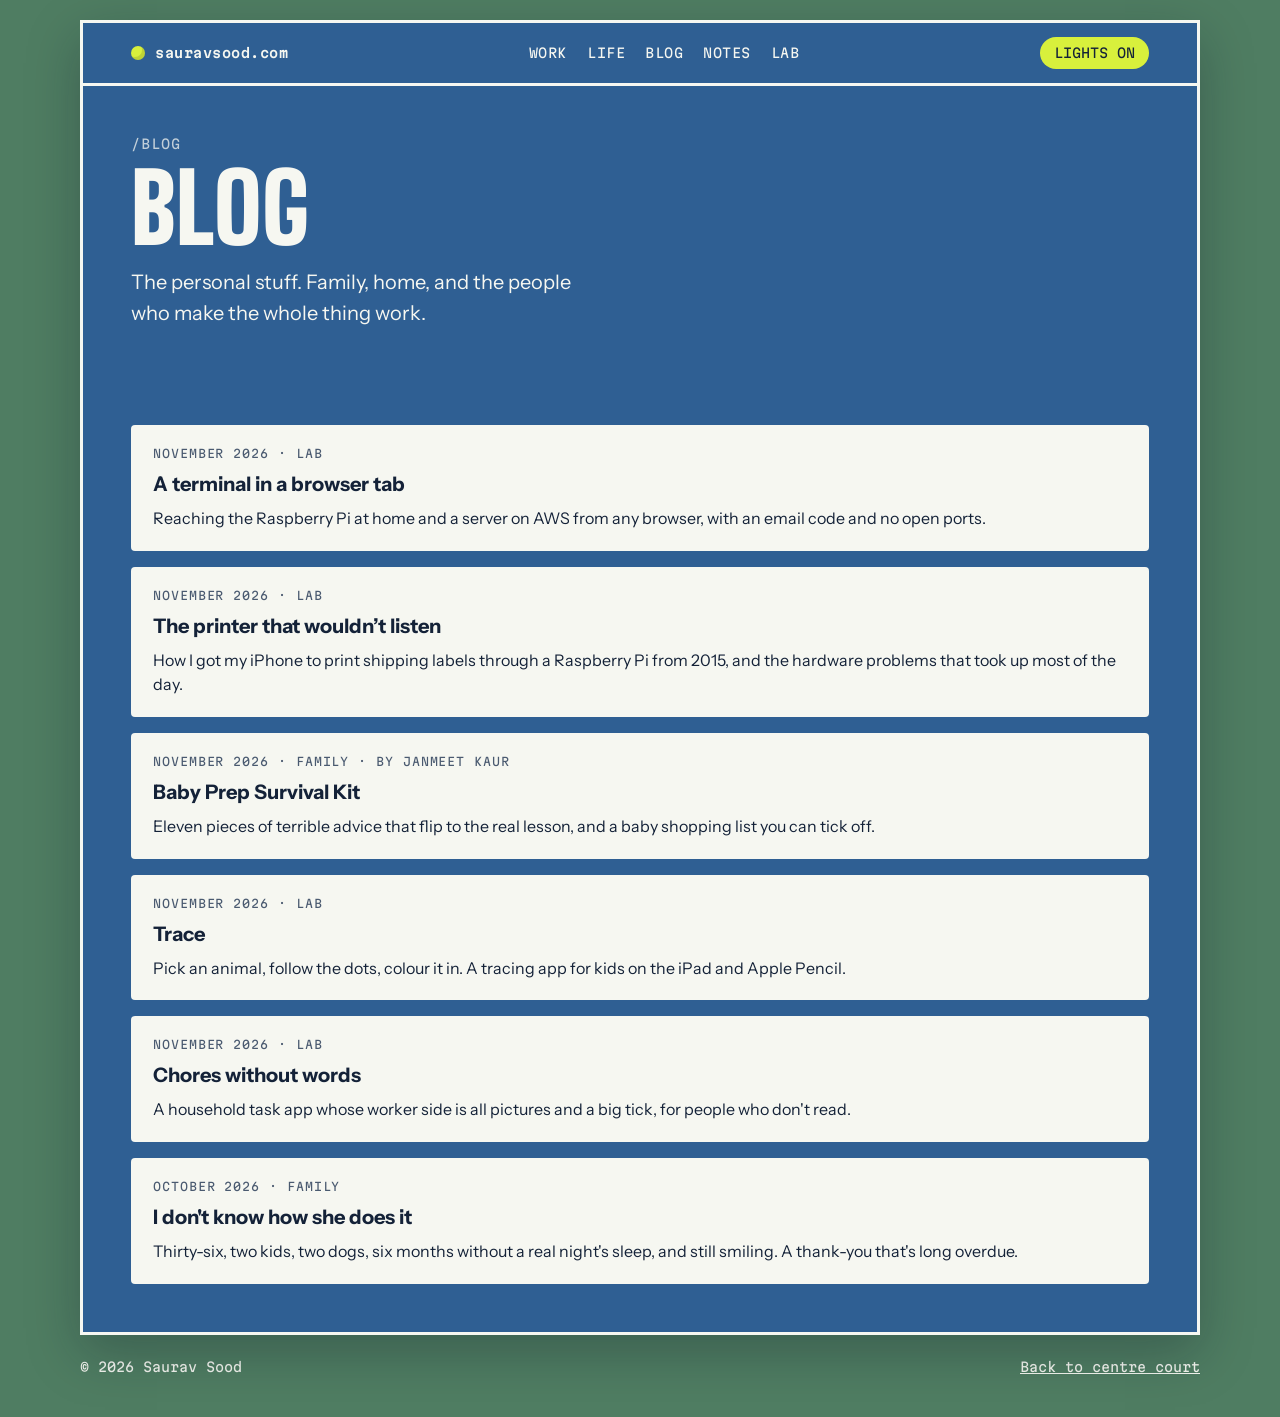
<file: blog/index.html>
<!doctype html>
<html lang="en">
<head>
<!-- Google tag (gtag.js) -->
<script async src="https://www.googletagmanager.com/gtag/js?id=G-K71K5101R8"></script>
<script>
  window.dataLayer = window.dataLayer || [];
  function gtag(){dataLayer.push(arguments);}
  gtag('js', new Date());

  gtag('config', 'G-K71K5101R8');
</script>
<meta charset="utf-8">
<meta name="viewport" content="width=device-width, initial-scale=1, viewport-fit=cover">
<link rel="icon" href="/favicon.ico" sizes="48x48">
<link rel="icon" href="/assets/icons/favicon.svg" type="image/svg+xml">
<link rel="icon" href="/assets/icons/favicon-32.png" type="image/png" sizes="32x32">
<link rel="apple-touch-icon" href="/apple-touch-icon.png">
<link rel="manifest" href="/site.webmanifest">
<title>Blog · Saurav Sood</title>
<link rel="preconnect" href="https://fonts.googleapis.com">
<link rel="preconnect" href="https://fonts.gstatic.com" crossorigin>
<link rel="stylesheet" href="https://fonts.googleapis.com/css2?family=Big+Shoulders+Display:wght@800;900&family=Gochi+Hand&family=Instrument+Sans:wght@400;600&family=Martian+Mono:wght@400;600&display=swap">
<link rel="stylesheet" href="../assets/css/site.css?v=20261111">
<link rel="stylesheet" href="assets/blog.css?v=20261111c">
</head>
<body>
<main class="court">
  <header class="topbar">
    <a class="wordmark" href="../"><span class="dot" aria-hidden="true"></span>sauravsood.com</a>
    <ul class="nav">
      <li><a href="../#work">Work</a></li>
      <li><a href="../#life">Life</a></li>
      <li><a href="../blog/">Blog</a></li>
      <li><a href="../notes/">Notes</a></li>
      <li><a href="../lab/">Lab</a></li>
    </ul>
    <button class="lights" id="lights" type="button" aria-pressed="false">Lights on</button>
  </header>
  <section class="zone page-head">
    <p class="eyebrow">/blog</p>
    <h1>Blog</h1>
    <p class="lede">The personal stuff. Family, home, and the people who make the whole thing work.</p>
  </section>
  <section class="zone">
    <ul class="entries">
      <!-- One <li class="entry"> per post, newest first. Each post lives in blog/<slug>/index.html. -->
      <li class="entry">
        <span class="meta">November 2026 · Lab</span>
        <h2><a href="terminals/">A terminal in a browser tab</a></h2>
        <p>Reaching the Raspberry Pi at home and a server on AWS from any browser, with an email code and no open ports.</p>
      </li>
      <li class="entry">
        <span class="meta">November 2026 · Lab</span>
        <h2><a href="print/">The printer that wouldn&rsquo;t listen</a></h2>
        <p>How I got my iPhone to print shipping labels through a Raspberry Pi from 2015, and the hardware problems that took up most of the day.</p>
      </li>
      <li class="entry">
        <span class="meta">November 2026 · Family · by Janmeet Kaur</span>
        <h2><a href="baby-prep/">Baby Prep Survival Kit</a></h2>
        <p>Eleven pieces of terrible advice that flip to the real lesson, and a baby shopping list you can tick off.</p>
      </li>
      <!-- Hidden 2026-11-17 (page kept at nutty-timer/). To restore, uncomment:
      <li class="entry">
        <span class="meta">November 2026 · Lab</span>
        <h2><a href="nutty-timer/">Nutty Timer</a></h2>
        <p>A roast timer and production log for the Butter Beings floor. Built one real annoyance at a time.</p>
      </li>
      -->
      <li class="entry">
        <span class="meta">November 2026 · Lab</span>
        <h2><a href="trace/">Trace</a></h2>
        <p>Pick an animal, follow the dots, colour it in. A tracing app for kids on the iPad and Apple Pencil.</p>
      </li>
      <li class="entry">
        <span class="meta">November 2026 · Lab</span>
        <h2><a href="handmaiden/">Chores without words</a></h2>
        <p>A household task app whose worker side is all pictures and a big tick, for people who don't read.</p>
      </li>
      <li class="entry">
        <span class="meta">October 2026 · Family</span>
        <h2><a href="how-does-she-do-it/">I don't know how she does it</a></h2>
        <p>Thirty-six, two kids, two dogs, six months without a real night's sleep, and still smiling. A thank-you that's long overdue.</p>
      </li>
    </ul>
  </section>
</main>
<footer class="foot">
  <span>© 2026 Saurav Sood</span>
  <ul><li><a href="../">Back to centre court</a></li></ul>
</footer>
<script src="../assets/js/site.js"></script>
  <script src="https://kids.sauravsood.com/feedback/bubble.js" data-color="#d8f03c" data-ink="#142238" data-accent="#2f5f93" defer></script>
</body>
</html>
</file>
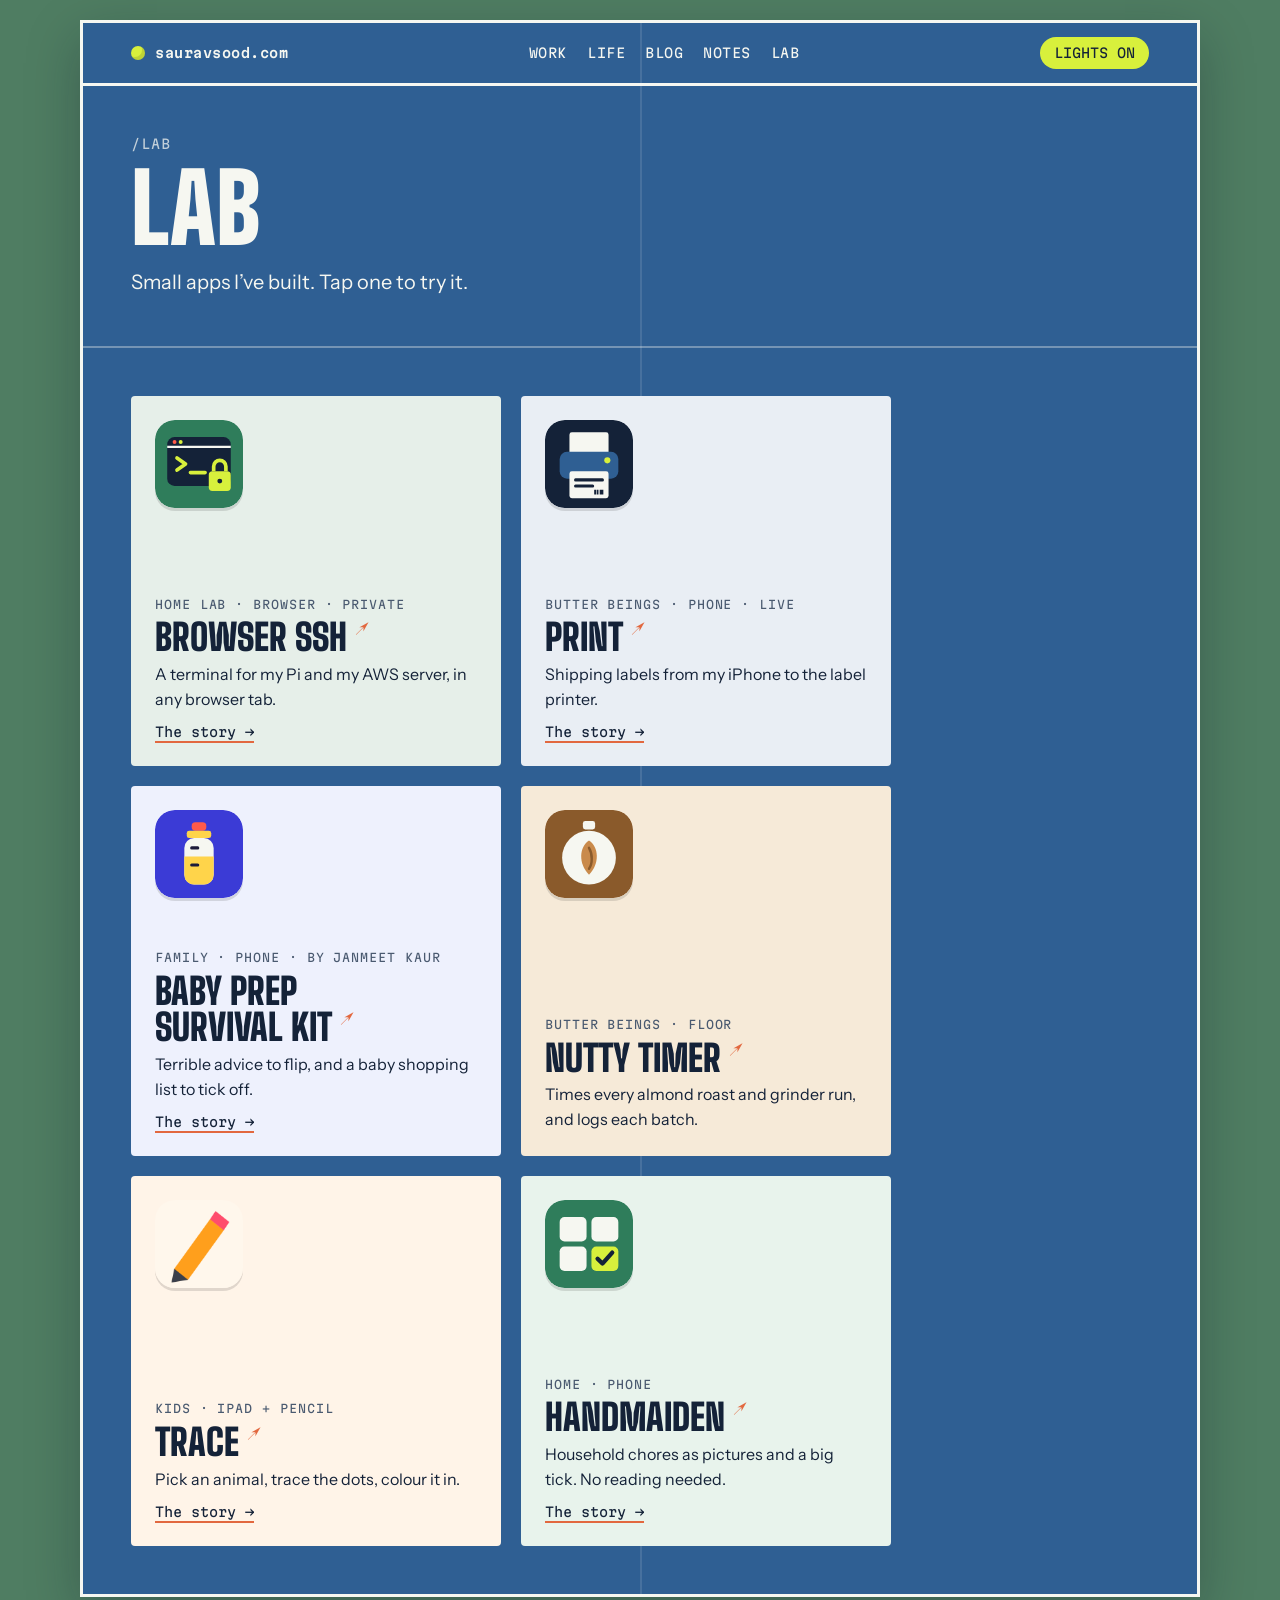
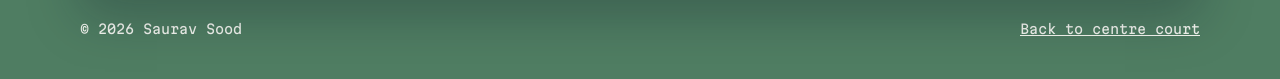
<file: lab/index.html>
<!doctype html>
<html lang="en">
<head>
<!-- Google tag (gtag.js) -->
<script async src="https://www.googletagmanager.com/gtag/js?id=G-K71K5101R8"></script>
<script>
  window.dataLayer = window.dataLayer || [];
  function gtag(){dataLayer.push(arguments);}
  gtag('js', new Date());

  gtag('config', 'G-K71K5101R8');
</script>
<meta charset="utf-8">
<meta name="viewport" content="width=device-width, initial-scale=1, viewport-fit=cover">
<link rel="icon" href="/favicon.ico" sizes="48x48">
<link rel="icon" href="/assets/icons/favicon.svg" type="image/svg+xml">
<link rel="icon" href="/assets/icons/favicon-32.png" type="image/png" sizes="32x32">
<link rel="apple-touch-icon" href="/apple-touch-icon.png">
<link rel="manifest" href="/site.webmanifest">
<title>Lab · Saurav Sood</title>
<link rel="preconnect" href="https://fonts.googleapis.com">
<link rel="preconnect" href="https://fonts.gstatic.com" crossorigin>
<link rel="stylesheet" href="https://fonts.googleapis.com/css2?family=Big+Shoulders+Display:wght@800;900&family=Gochi+Hand&family=Instrument+Sans:wght@400;600&family=Martian+Mono:wght@400;600&display=swap">
<link rel="stylesheet" href="../assets/css/site.css?v=20261111">
</head>
<body>
<main class="court">
  <header class="topbar">
    <a class="wordmark" href="../"><span class="dot" aria-hidden="true"></span>sauravsood.com</a>
    <ul class="nav">
      <li><a href="../#work">Work</a></li>
      <li><a href="../#life">Life</a></li>
      <li><a href="../blog/">Blog</a></li>
      <li><a href="../notes/">Notes</a></li>
      <li><a href="../lab/">Lab</a></li>
    </ul>
    <button class="lights" id="lights" type="button" aria-pressed="false">Lights on</button>
  </header>
  <section class="zone page-head">
    <p class="eyebrow">/lab</p>
    <h1>Lab</h1>
    <p class="lede">Small apps I&rsquo;ve built. Tap one to try it.</p>
  </section>
  <section class="zone">
    <ul class="entries apps">
      <!-- One <li class="entry app"> per app, newest first. The title link opens the app (the whole card is clickable); the story link goes to its blog post. -->
      <li class="entry app" style="--tint:#e6efe9">
        <svg class="app-icon" viewBox="0 0 72 72" width="88" height="88" aria-hidden="true">
          <rect width="72" height="72" rx="16" fill="#2f7d5b"/>
          <rect x="10" y="14" width="52" height="40" rx="6" fill="#142238"/>
          <path d="M10 22h52" stroke="#f6f7f1" stroke-width="2"/>
          <circle cx="16" cy="18" r="1.6" fill="#ff5a4a"/><circle cx="21" cy="18" r="1.6" fill="#d8f03c"/>
          <path d="M18 31l7 5-7 5M29 43h12" fill="none" stroke="#d8f03c" stroke-width="3" stroke-linecap="round" stroke-linejoin="round"/>
          <rect x="44" y="42" width="18" height="16" rx="3" fill="#d8f03c"/>
          <path d="M48 42v-4a5 5 0 0 1 10 0v4" fill="none" stroke="#d8f03c" stroke-width="3"/>
          <circle cx="53" cy="50" r="2" fill="#142238"/>
        </svg>
        <div class="app-body">
          <span class="meta">Home lab · Browser · Private</span>
          <h2><a class="app-link" href="https://ssh.sauravsood.com">Browser SSH <span aria-hidden="true">↗</span></a></h2>
          <p>A terminal for my Pi and my AWS server, in any browser tab.</p>
          <a class="app-story" href="../blog/terminals/">The story →</a>
        </div>
      </li>
      <li class="entry app" style="--tint:#e9eef4">
        <svg class="app-icon" viewBox="0 0 72 72" width="88" height="88" aria-hidden="true">
          <rect width="72" height="72" rx="16" fill="#142238"/>
          <rect x="20" y="10" width="32" height="22" rx="2" fill="#f6f7f1"/>
          <rect x="12" y="26" width="48" height="22" rx="6" fill="#2f5f93"/>
          <circle cx="51" cy="33" r="2.5" fill="#d8f03c"/>
          <rect x="20" y="42" width="32" height="22" rx="2" fill="#f6f7f1"/>
          <path d="M25 49 h22 M25 54 h14" stroke="#142238" stroke-width="2.5" stroke-linecap="round"/>
          <path d="M41 57 v4 M43 57 v4 M45.5 57 v4 M47 57 v4" stroke="#142238" stroke-width="1.5"/>
        </svg>
        <div class="app-body">
          <span class="meta">Butter Beings · Phone · Live</span>
          <h2><a class="app-link" href="https://print.sauravsood.com">Print <span aria-hidden="true">↗</span></a></h2>
          <p>Shipping labels from my iPhone to the label printer.</p>
          <a class="app-story" href="../blog/print/">The story →</a>
        </div>
      </li>
      <li class="entry app" style="--tint:#eef1fd">
        <svg class="app-icon" viewBox="0 0 72 72" width="88" height="88" aria-hidden="true">
          <rect width="72" height="72" rx="16" fill="#3b3bd6"/>
          <rect x="30" y="10" width="12" height="7" rx="3" fill="#ff5a4a"/>
          <rect x="26" y="17" width="20" height="6" rx="2" fill="#ffd44a"/>
          <rect x="24" y="23" width="24" height="38" rx="8" fill="#f6f7f1"/>
          <path d="M24 38 H48 V53 a8 8 0 0 1 -8 8 H32 a8 8 0 0 1 -8 -8 Z" fill="#ffd44a"/>
          <path d="M30 31 H35 M30 45 H35" stroke="#1d1b3a" stroke-width="2.5" stroke-linecap="round"/>
        </svg>
        <div class="app-body">
          <span class="meta">Family · Phone · by Janmeet Kaur</span>
          <h2><a class="app-link" href="../baby-prep/">Baby Prep Survival Kit <span aria-hidden="true">↗</span></a></h2>
          <p>Terrible advice to flip, and a baby shopping list to tick off.</p>
          <a class="app-story" href="../blog/baby-prep/">The story →</a>
        </div>
      </li>
      <li class="entry app" style="--tint:#f6ead8">
        <svg class="app-icon" viewBox="0 0 72 72" width="88" height="88" aria-hidden="true">
          <rect width="72" height="72" rx="16" fill="#8a5a2b"/>
          <circle cx="36" cy="39" r="22" fill="#f6f7f1"/>
          <rect x="31" y="9" width="10" height="7" rx="2" fill="#f6f7f1"/>
          <path d="M36 25 C44 30 45 44 36 53 C27 44 28 30 36 25 Z" fill="#c98a4b"/>
          <path d="M36 31 C39 36 39 44 36 48" fill="none" stroke="#8a5a2b" stroke-width="2" stroke-linecap="round"/>
        </svg>
        <div class="app-body">
          <span class="meta">Butter Beings · Floor</span>
          <h2><a class="app-link" href="https://nutty-timer.sauravsood.com">Nutty Timer <span aria-hidden="true">↗</span></a></h2>
          <p>Times every almond roast and grinder run, and logs each batch.</p>
          <!-- Story link hidden 2026-11-17: <a class="app-story" href="../blog/nutty-timer/">The story →</a> -->
        </div>
      </li>
      <li class="entry app" style="--tint:#fff4e8">
        <img class="app-icon" src="img/trace.png" alt="" width="88" height="88">
        <div class="app-body">
          <span class="meta">Kids · iPad + Pencil</span>
          <h2><a class="app-link" href="https://kids.sauravsood.com">Trace <span aria-hidden="true">↗</span></a></h2>
          <p>Pick an animal, trace the dots, colour it in.</p>
          <a class="app-story" href="../blog/trace/">The story →</a>
        </div>
      </li>
      <li class="entry app" style="--tint:#e8f3ec">
        <svg class="app-icon" viewBox="0 0 72 72" width="88" height="88" aria-hidden="true">
          <rect width="72" height="72" rx="16" fill="#2f7d5b"/>
          <rect x="12" y="14" width="22" height="20" rx="4" fill="#f6f7f1"/>
          <rect x="38" y="14" width="22" height="20" rx="4" fill="#f6f7f1"/>
          <rect x="12" y="38" width="22" height="20" rx="4" fill="#f6f7f1"/>
          <rect x="38" y="38" width="22" height="20" rx="4" fill="#d8f03c"/>
          <path d="M43 48 l4 4 l8 -9" fill="none" stroke="#142238" stroke-width="3.5" stroke-linecap="round" stroke-linejoin="round"/>
        </svg>
        <div class="app-body">
          <span class="meta">Home · Phone</span>
          <h2><a class="app-link" href="https://tasks.sauravsood.com">Handmaiden <span aria-hidden="true">↗</span></a></h2>
          <p>Household chores as pictures and a big tick. No reading needed.</p>
          <a class="app-story" href="../blog/handmaiden/">The story →</a>
        </div>
      </li>
    </ul>
  </section>
</main>
<footer class="foot">
  <span>© 2026 Saurav Sood</span>
  <ul><li><a href="../">Back to centre court</a></li></ul>
</footer>
<script src="../assets/js/site.js"></script>
  <script src="https://kids.sauravsood.com/feedback/bubble.js" data-color="#d8f03c" data-ink="#142238" data-accent="#2f5f93" defer></script>
</body>
</html>
</file>
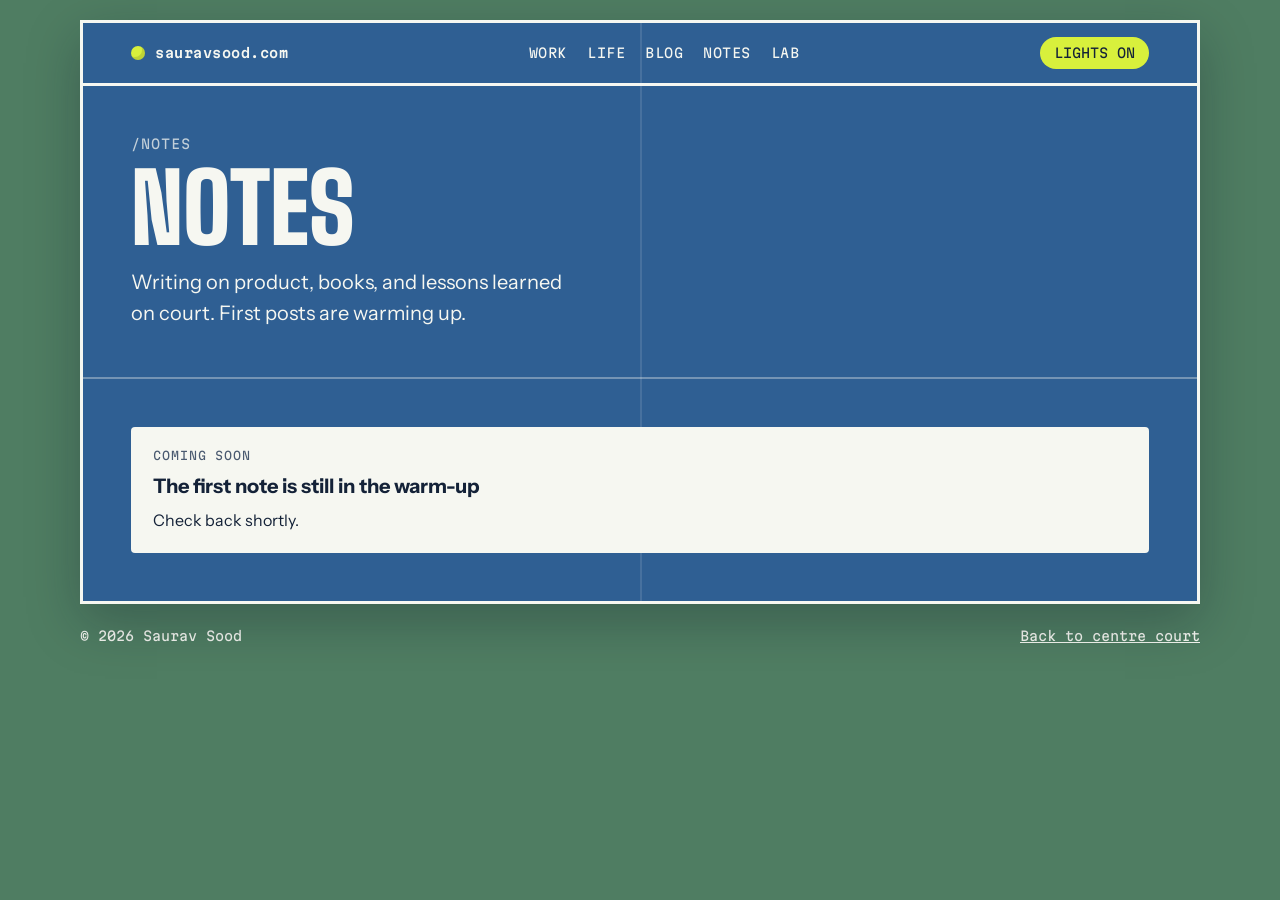
<file: notes/index.html>
<!doctype html>
<html lang="en">
<head>
<!-- Google tag (gtag.js) -->
<script async src="https://www.googletagmanager.com/gtag/js?id=G-K71K5101R8"></script>
<script>
  window.dataLayer = window.dataLayer || [];
  function gtag(){dataLayer.push(arguments);}
  gtag('js', new Date());

  gtag('config', 'G-K71K5101R8');
</script>
<meta charset="utf-8">
<meta name="viewport" content="width=device-width, initial-scale=1, viewport-fit=cover">
<link rel="icon" href="/favicon.ico" sizes="48x48">
<link rel="icon" href="/assets/icons/favicon.svg" type="image/svg+xml">
<link rel="icon" href="/assets/icons/favicon-32.png" type="image/png" sizes="32x32">
<link rel="apple-touch-icon" href="/apple-touch-icon.png">
<link rel="manifest" href="/site.webmanifest">
<title>Notes · Saurav Sood</title>
<link rel="preconnect" href="https://fonts.googleapis.com">
<link rel="preconnect" href="https://fonts.gstatic.com" crossorigin>
<link rel="stylesheet" href="https://fonts.googleapis.com/css2?family=Big+Shoulders+Display:wght@800;900&family=Gochi+Hand&family=Instrument+Sans:wght@400;600&family=Martian+Mono:wght@400;600&display=swap">
<link rel="stylesheet" href="../assets/css/site.css?v=20261111">
</head>
<body>
<main class="court">
  <header class="topbar">
    <a class="wordmark" href="../"><span class="dot" aria-hidden="true"></span>sauravsood.com</a>
    <ul class="nav">
      <li><a href="../#work">Work</a></li>
      <li><a href="../#life">Life</a></li>
      <li><a href="../blog/">Blog</a></li>
      <li><a href="../notes/">Notes</a></li>
      <li><a href="../lab/">Lab</a></li>
    </ul>
    <button class="lights" id="lights" type="button" aria-pressed="false">Lights on</button>
  </header>
  <section class="zone page-head">
    <p class="eyebrow">/notes</p>
    <h1>Notes</h1>
    <p class="lede">Writing on product, books, and lessons learned on court. First posts are warming up.</p>
  </section>
  <section class="zone">
    <ul class="entries">
      <!-- Add one <li class="entry"> per post, newest first. Posts live in notes/<slug>/index.html (copy notes/_template.html). -->
      <li class="entry"><span class="meta">Coming soon</span><h2>The first note is still in the warm-up</h2><p>Check back shortly.</p></li>
    </ul>
  </section>
</main>
<footer class="foot">
  <span>© 2026 Saurav Sood</span>
  <ul><li><a href="../">Back to centre court</a></li></ul>
</footer>
<script src="../assets/js/site.js"></script>
  <script src="https://kids.sauravsood.com/feedback/bubble.js" data-color="#d8f03c" data-ink="#142238" data-accent="#2f5f93" defer></script>
</body>
</html>
</file>
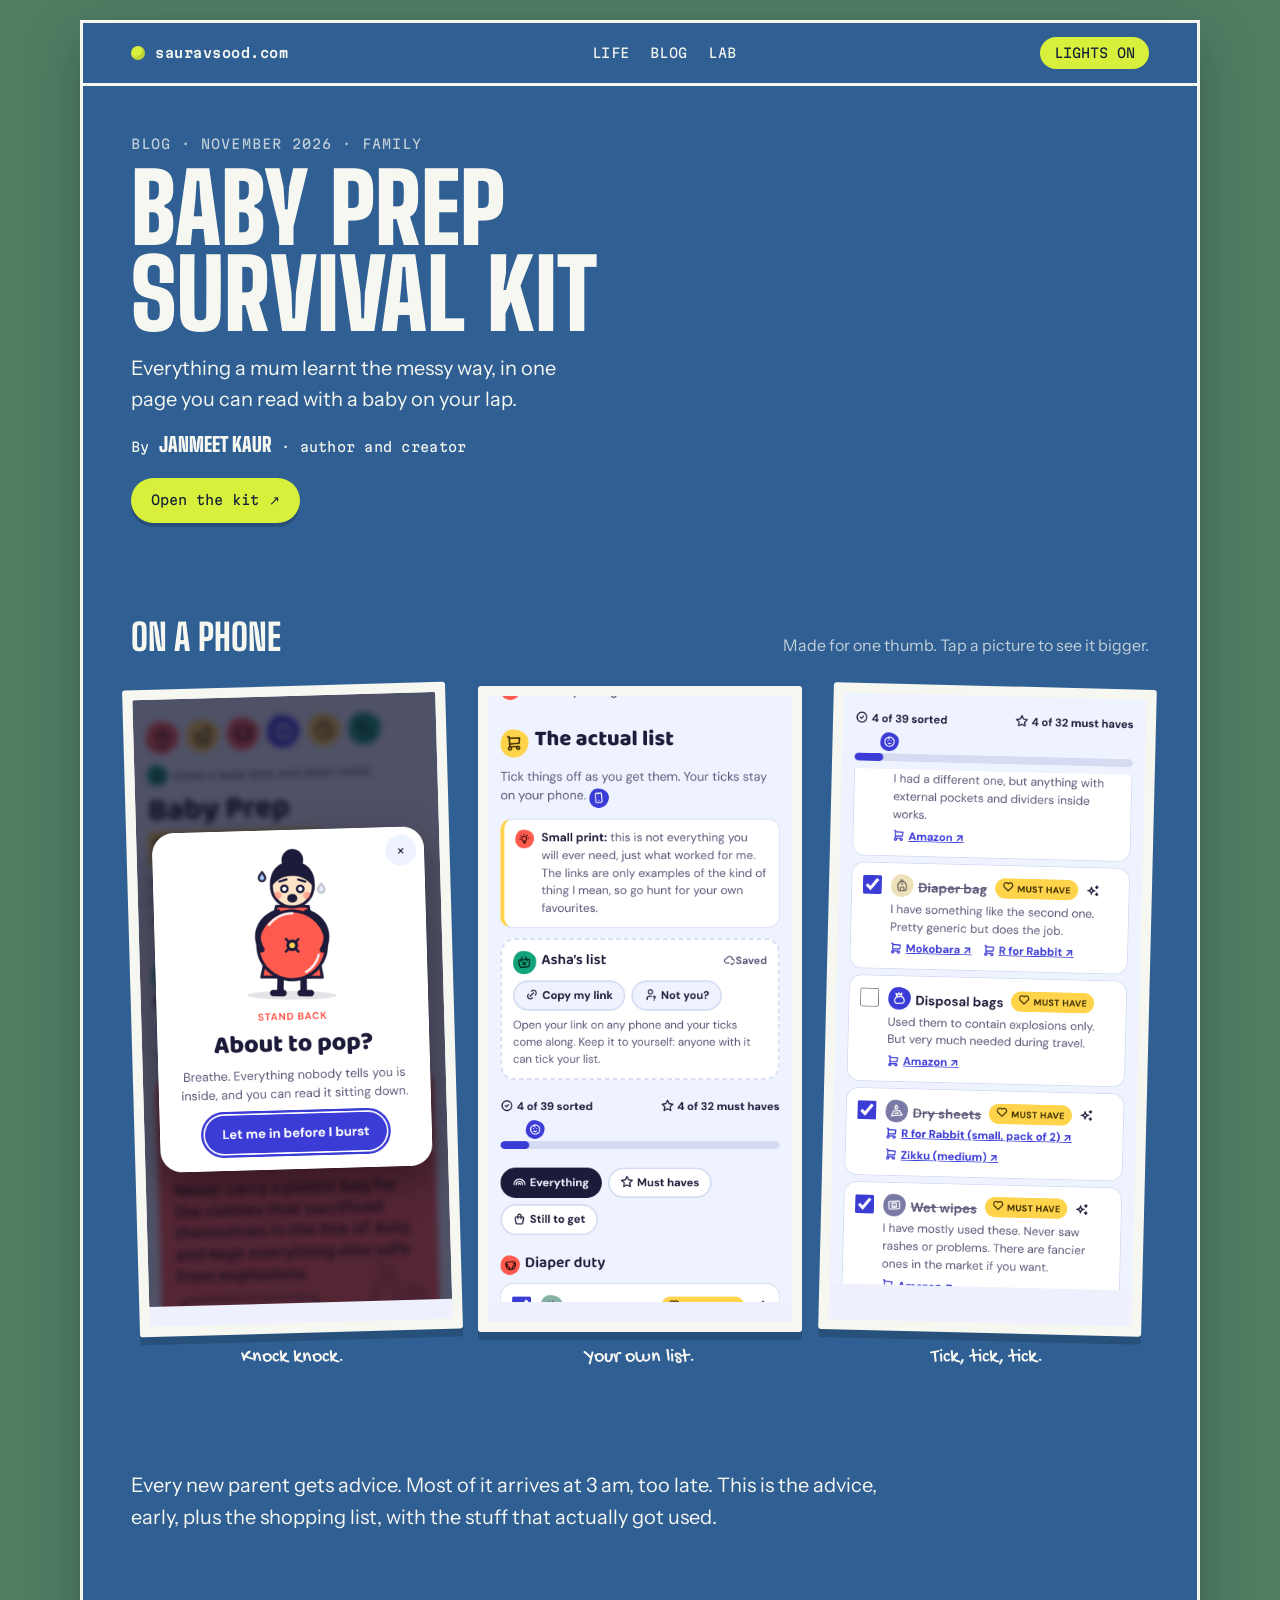
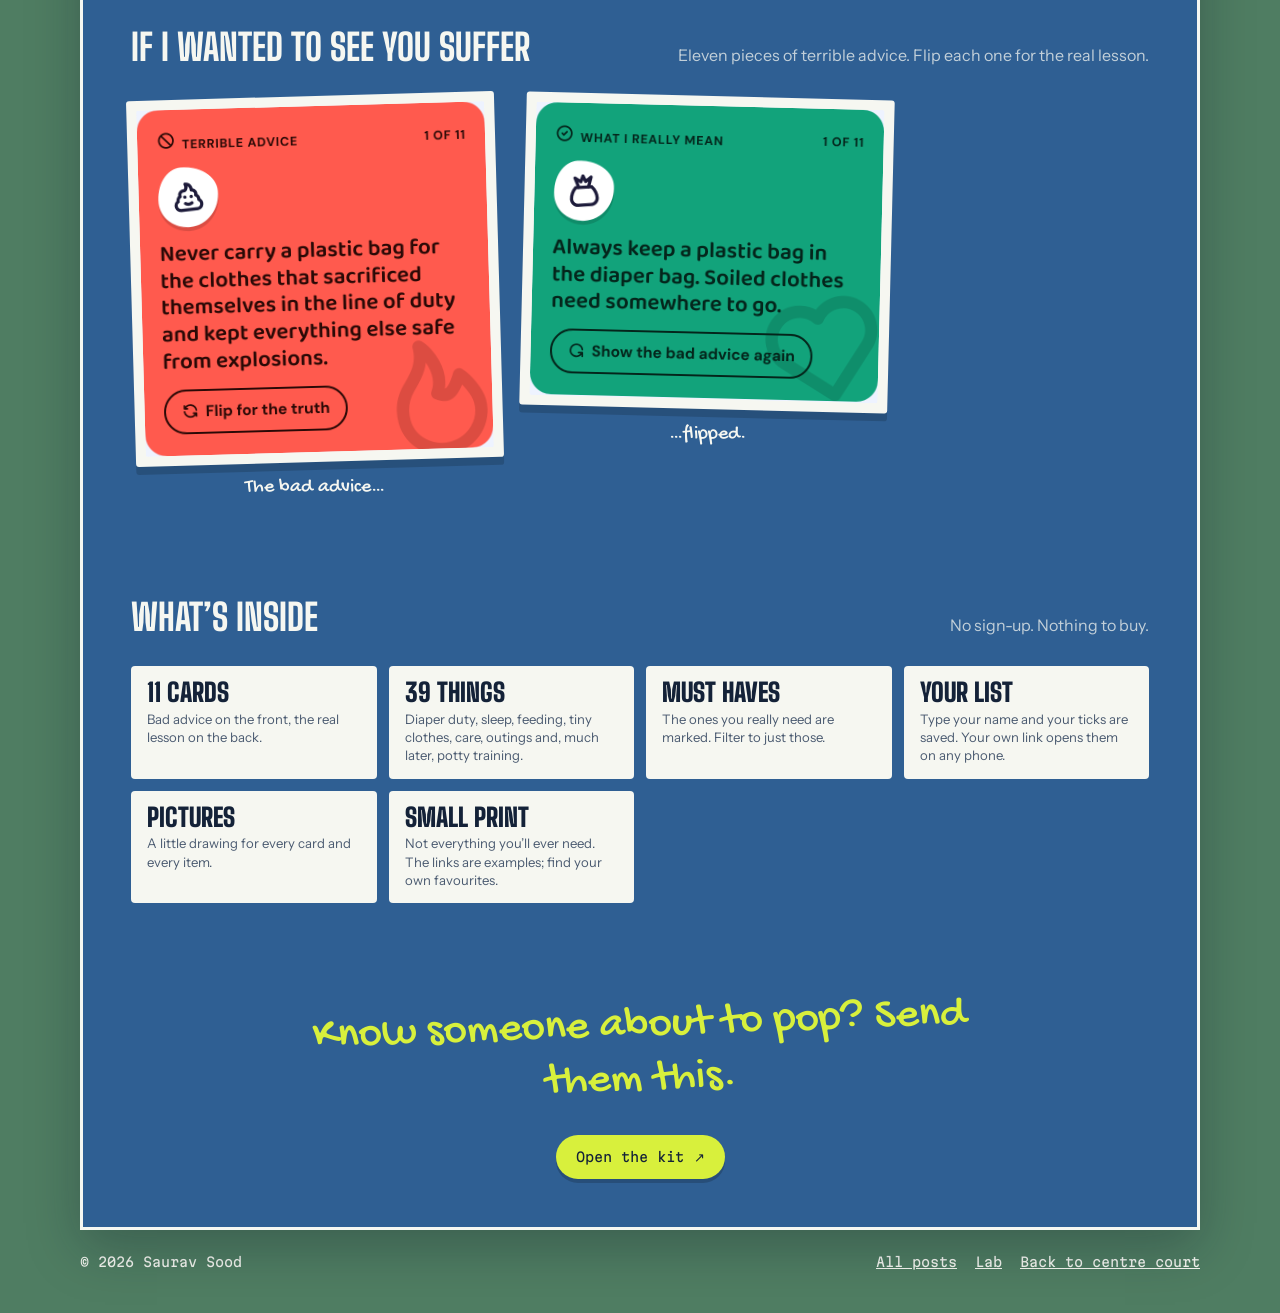
<file: blog/baby-prep/index.html>
<!doctype html>
<html lang="en">
<head>
<!-- Google tag (gtag.js) -->
<script async src="https://www.googletagmanager.com/gtag/js?id=G-K71K5101R8"></script>
<script>
  window.dataLayer = window.dataLayer || [];
  function gtag(){dataLayer.push(arguments);}
  gtag('js', new Date());

  gtag('config', 'G-K71K5101R8');
</script>
<meta charset="utf-8">
<meta name="viewport" content="width=device-width, initial-scale=1, viewport-fit=cover">
<link rel="icon" href="/favicon.ico" sizes="48x48">
<link rel="icon" href="/assets/icons/favicon.svg" type="image/svg+xml">
<link rel="icon" href="/assets/icons/favicon-32.png" type="image/png" sizes="32x32">
<link rel="apple-touch-icon" href="/apple-touch-icon.png">
<link rel="manifest" href="/site.webmanifest">
<title>Baby Prep Survival Kit, by Janmeet Kaur · Saurav Sood</title>
<meta name="description" content="Janmeet Kaur made a pocket guide for new parents: 11 pieces of terrible advice that flip to the real lesson, and a tickable baby shopping list.">
<meta name="author" content="Janmeet Kaur">
<link rel="preconnect" href="https://fonts.googleapis.com">
<link rel="preconnect" href="https://fonts.gstatic.com" crossorigin>
<link rel="stylesheet" href="https://fonts.googleapis.com/css2?family=Big+Shoulders+Display:wght@800;900&family=Gochi+Hand&family=Instrument+Sans:wght@400;600&family=Martian+Mono:wght@400;600&display=swap">
<link rel="stylesheet" href="../../assets/css/site.css?v=20261111">
<link rel="stylesheet" href="../assets/blog.css?v=20261111c">
<style>
  .byline { margin: 14px 0 0; font-family: var(--mono); font-size: var(--step--1); letter-spacing: .02em; }
  .byline b { font-family: var(--display); font-weight: 900; font-size: var(--step-1); text-transform: uppercase; letter-spacing: 0; }
  .photo.phone .frame { aspect-ratio: 390 / 780; }
  .photo.phone img, .photo.deck img { object-fit: contain; object-position: top; background: #eef1fd; }
  .photo-grid .photo.deck .frame { aspect-ratio: auto; height: auto; }
  .photo.deck img { height: auto; }
  .photo-grid.two { align-items: start; }
</style>
</head>
<body>
<main class="court">
  <header class="topbar">
    <a class="wordmark" href="../../"><span class="dot" aria-hidden="true"></span>sauravsood.com</a>
    <ul class="nav">
      <li><a href="../../#life">Life</a></li>
      <li><a href="../../blog/">Blog</a></li>
      <li><a href="../../lab/">Lab</a></li>
    </ul>
    <button class="lights" id="lights" type="button" aria-pressed="false">Lights on</button>
  </header>

  <article>
    <header class="zone page-head post-head">
      <p class="eyebrow">Blog · November 2026 · Family</p>
      <h1>Baby Prep Survival Kit</h1>
      <p class="lede">Everything a mum learnt the messy way, in one page you can read with a baby on your lap.</p>
      <p class="byline">By <b>Janmeet Kaur</b> · author and creator</p>
      <a class="try-it" href="../../baby-prep/">Open the kit <span aria-hidden="true">↗</span></a>
    </header>

    <section class="zone" aria-labelledby="look-h">
      <div class="side-label">
        <h2 id="look-h">On a phone</h2>
        <p>Made for one thumb. Tap a picture to see it bigger.</p>
      </div>
      <div class="photo-grid">
        <figure class="photo phone tilt-l">
          <button class="frame" type="button" data-src="photos/01.png" aria-label="Open screenshot: the About to pop? welcome">
            <img src="photos/01.png" alt="A cartoon mum with a big round bump under the words About to pop? and a button saying Let me in before I burst" loading="lazy">
            <span class="empty-note">photos/01.png</span>
          </button>
          <figcaption>Knock knock.</figcaption>
        </figure>
        <figure class="photo phone">
          <button class="frame" type="button" data-src="photos/04.png" aria-label="Open screenshot: a personal list">
            <img src="photos/04.png" alt="The list section with a small print note, a saved list called Asha's list with a Copy my link button, and a progress bar" loading="lazy">
            <span class="empty-note">photos/04.png</span>
          </button>
          <figcaption>Your own list.</figcaption>
        </figure>
        <figure class="photo phone tilt-r">
          <button class="frame" type="button" data-src="photos/05.png" aria-label="Open screenshot: ticking things off">
            <img src="photos/05.png" alt="Diaper duty items like diaper bag, dry sheets and wet wipes, some ticked and struck through" loading="lazy">
            <span class="empty-note">photos/05.png</span>
          </button>
          <figcaption>Tick, tick, tick.</figcaption>
        </figure>
      </div>
    </section>

    <section class="zone prose post-prose">
      <p>Every new parent gets advice. Most of it arrives at 3&nbsp;am, too late. This is the advice, early, plus the shopping list, with the stuff that actually got used.</p>
    </section>

    <section class="zone" aria-labelledby="suffer-h">
      <div class="side-label">
        <h2 id="suffer-h">If I wanted to see you suffer</h2>
        <p>Eleven pieces of terrible advice. Flip each one for the real lesson.</p>
      </div>
      <div class="photo-grid two">
        <figure class="photo deck tilt-l">
          <button class="frame" type="button" data-src="photos/02.png" aria-label="Open screenshot: a terrible advice card">
            <img src="photos/02.png" alt="A red card: Never carry a plastic bag for the clothes that sacrificed themselves in the line of duty" loading="lazy">
            <span class="empty-note">photos/02.png</span>
          </button>
          <figcaption>The bad advice&hellip;</figcaption>
        </figure>
        <figure class="photo deck tilt-r">
          <button class="frame" type="button" data-src="photos/03.png" aria-label="Open screenshot: the same card flipped">
            <img src="photos/03.png" alt="The same card flipped to green: Always keep a plastic bag in the diaper bag. Soiled clothes need somewhere to go." loading="lazy">
            <span class="empty-note">photos/03.png</span>
          </button>
          <figcaption>&hellip;flipped.</figcaption>
        </figure>
      </div>
    </section>

    <section class="zone" aria-labelledby="inside-h">
      <div class="side-label">
        <h2 id="inside-h">What&rsquo;s inside</h2>
        <p>No sign-up. Nothing to buy.</p>
      </div>
      <ul class="facts">
        <li><b>11 cards</b><span>Bad advice on the front, the real lesson on the back.</span></li>
        <li><b>39 things</b><span>Diaper duty, sleep, feeding, tiny clothes, care, outings and, much later, potty training.</span></li>
        <li><b>Must haves</b><span>The ones you really need are marked. Filter to just those.</span></li>
        <li><b>Your list</b><span>Type your name and your ticks are saved. Your own link opens them on any phone.</span></li>
        <li><b>Pictures</b><span>A little drawing for every card and every item.</span></li>
        <li><b>Small print</b><span>Not everything you&rsquo;ll ever need. The links are examples; find your own favourites.</span></li>
      </ul>
    </section>

    <footer class="zone post-sign">
      <p class="hand sign">Know someone about to pop? Send them this.</p>
      <a class="try-it" href="../../baby-prep/">Open the kit <span aria-hidden="true">↗</span></a>
    </footer>
  </article>
</main>

<dialog class="lightbox" id="lightbox" aria-label="Screenshot">
  <img id="lightbox-img" alt="">
  <form method="dialog"><button class="toy" type="submit">Close</button></form>
</dialog>

<footer class="foot">
  <span>© 2026 Saurav Sood</span>
  <ul><li><a href="../../blog/">All posts</a></li><li><a href="../../lab/">Lab</a></li><li><a href="../../">Back to centre court</a></li></ul>
</footer>
<script src="../../assets/js/site.js"></script>
<script src="../assets/blog.js"></script>
  <script src="https://kids.sauravsood.com/feedback/bubble.js" data-color="#d8f03c" data-ink="#142238" data-accent="#2f5f93" defer></script>
</body>
</html>
</file>
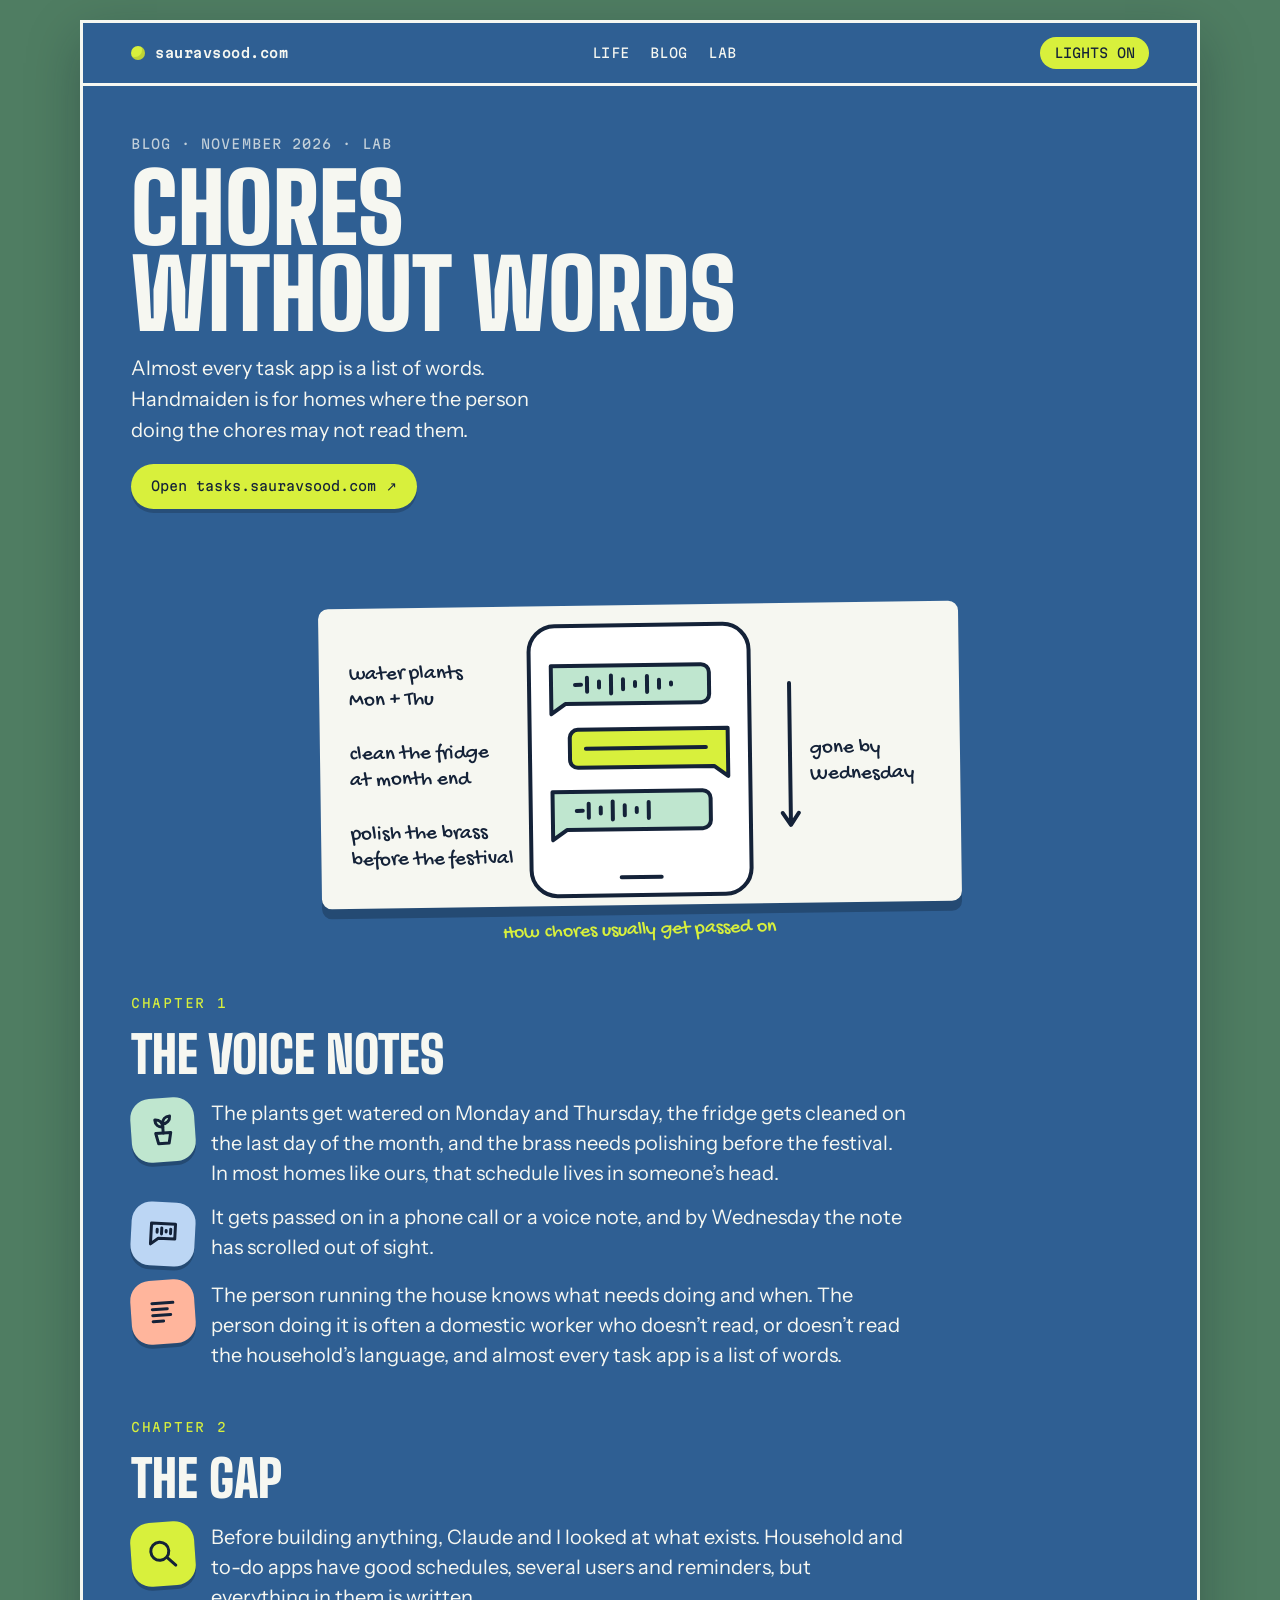
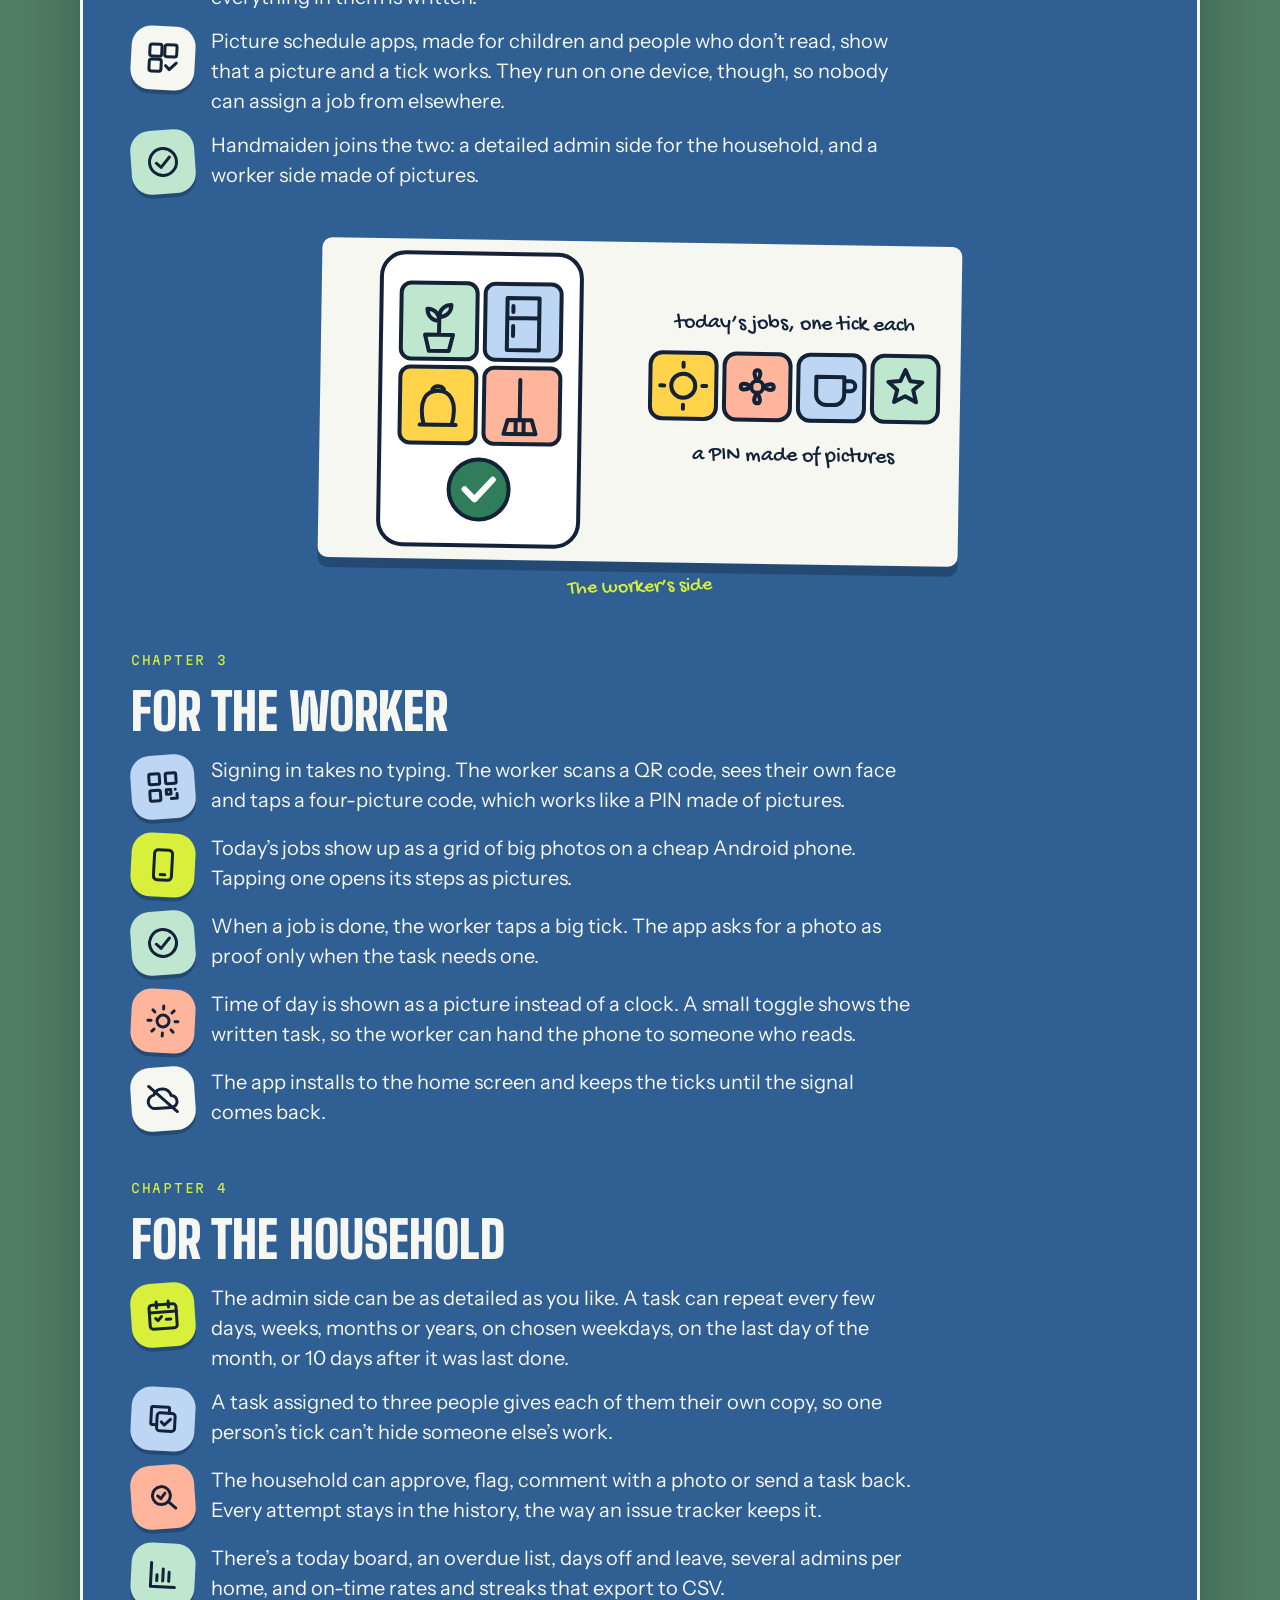
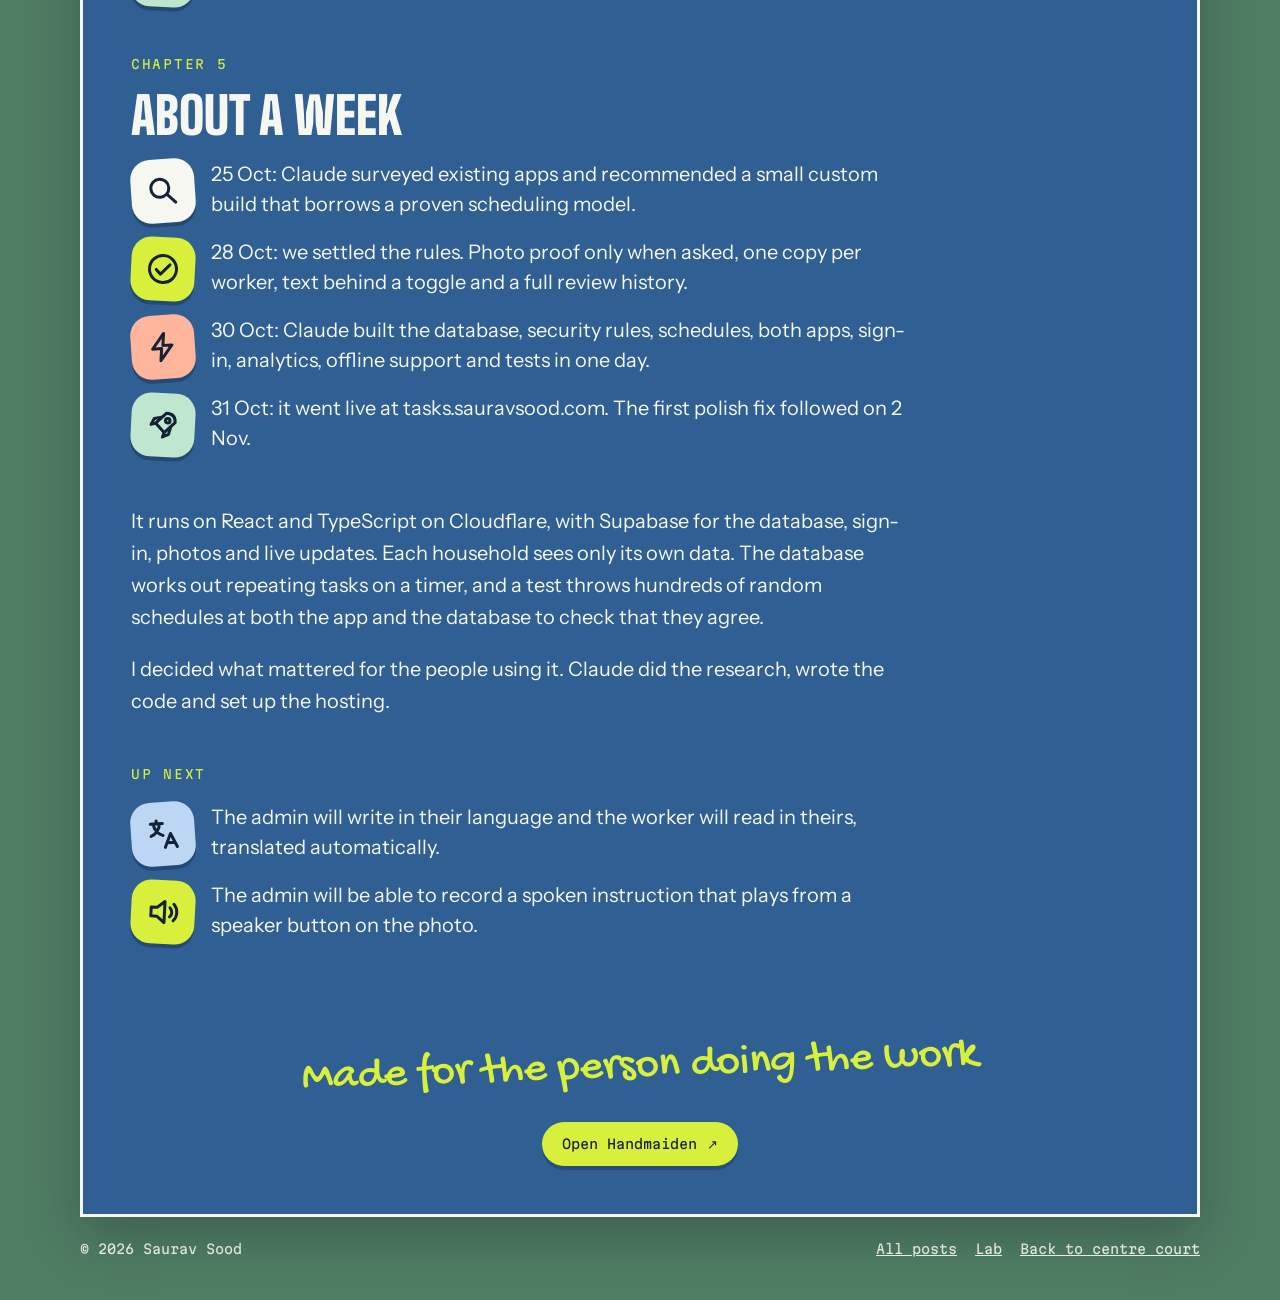
<file: blog/handmaiden/index.html>
<!doctype html>
<html lang="en">
<head>
<!-- Google tag (gtag.js) -->
<script async src="https://www.googletagmanager.com/gtag/js?id=G-K71K5101R8"></script>
<script>
  window.dataLayer = window.dataLayer || [];
  function gtag(){dataLayer.push(arguments);}
  gtag('js', new Date());

  gtag('config', 'G-K71K5101R8');
</script>
<meta charset="utf-8">
<meta name="viewport" content="width=device-width, initial-scale=1, viewport-fit=cover">
<link rel="icon" href="/favicon.ico" sizes="48x48">
<link rel="icon" href="/assets/icons/favicon.svg" type="image/svg+xml">
<link rel="icon" href="/assets/icons/favicon-32.png" type="image/png" sizes="32x32">
<link rel="apple-touch-icon" href="/apple-touch-icon.png">
<link rel="manifest" href="/site.webmanifest">
<title>Handmaiden: chores without words · Saurav Sood</title>
<meta name="description" content="Handmaiden is a household task app where the worker's side is made of pictures, for people who don't read. Why I built it, how it works, and how Claude and I made it.">
<link rel="preconnect" href="https://fonts.googleapis.com">
<link rel="preconnect" href="https://fonts.gstatic.com" crossorigin>
<link rel="stylesheet" href="https://fonts.googleapis.com/css2?family=Big+Shoulders+Display:wght@800;900&family=Gochi+Hand&family=Instrument+Sans:wght@400;600&family=Martian+Mono:wght@400;600&display=swap">
<link rel="stylesheet" href="../../assets/css/site.css?v=20261111">
<link rel="stylesheet" href="../assets/blog.css?v=20261111c">
<link rel="stylesheet" href="../assets/story.css?v=20261121">
</head>
<body>
<svg width="0" height="0" style="position:absolute" aria-hidden="true">
  <symbol id="i-plant" viewBox="0 0 24 24"><path d="M7 14h10l-1.5 7h-7z"/><path d="M12 14V8"/><path d="M12 10c-3 0-5-2-5-5 3 0 5 2 5 5zM12 8c0-3 2-5 5-5 0 3-2 5-5 5z"/></symbol>
  <symbol id="i-voice" viewBox="0 0 24 24"><path d="M4 5h16v10H9l-5 4z"/><path d="M8 9v2M11 8v4M14 9.5v1M17 8.5v3"/></symbol>
  <symbol id="i-words" viewBox="0 0 24 24"><path d="M5 6h14M5 10h10M5 14h12M5 18h7"/></symbol>
  <symbol id="i-pics" viewBox="0 0 24 24"><rect x="3" y="3" width="8" height="8" rx="1.5"/><rect x="13" y="3" width="8" height="8" rx="1.5"/><rect x="3" y="13" width="8" height="8" rx="1.5"/><path d="M14 17l2.5 2.5L21 15"/></symbol>
  <symbol id="i-phone" viewBox="0 0 24 24"><rect x="6" y="2" width="12" height="20" rx="2.5"/><path d="M10.5 18.5h3"/></symbol>
  <symbol id="i-qr" viewBox="0 0 24 24"><rect x="3" y="3" width="7" height="7" rx="1"/><rect x="14" y="3" width="7" height="7" rx="1"/><rect x="3" y="14" width="7" height="7" rx="1"/><path d="M14 14h3v3h-3zM20 14v.01M17 20h4v-3"/></symbol>
  <symbol id="i-tick" viewBox="0 0 24 24"><circle cx="12" cy="12" r="9"/><path d="M7.5 12.5l3 3 6-6.5"/></symbol>
  <symbol id="i-sun" viewBox="0 0 24 24"><circle cx="12" cy="12" r="4"/><path d="M12 2v2M12 20v2M2 12h2M20 12h2M4.9 4.9l1.4 1.4M17.7 17.7l1.4 1.4M4.9 19.1l1.4-1.4M17.7 6.3l1.4-1.4"/></symbol>
  <symbol id="i-offline" viewBox="0 0 24 24"><path d="M7 18h10a4 4 0 0 0 .5-8 6 6 0 0 0-11.4-1A4.5 4.5 0 0 0 7 18z"/><path d="M3 3l18 18"/></symbol>
  <symbol id="i-calendar" viewBox="0 0 24 24"><rect x="3" y="5" width="18" height="16" rx="2"/><path d="M3 10h18M8 3v4M16 3v4"/><path d="M7 14l1.5 1.5L11 13M14 15h3"/></symbol>
  <symbol id="i-copies" viewBox="0 0 24 24"><rect x="8" y="8" width="12" height="12" rx="2"/><path d="M16 8V5a1 1 0 0 0-1-1H5a1 1 0 0 0-1 1v10a1 1 0 0 0 1 1h3"/><path d="M11 14l2 2 4-4"/></symbol>
  <symbol id="i-review" viewBox="0 0 24 24"><circle cx="11" cy="11" r="6"/><path d="M15.5 15.5L20 20"/><path d="M8.5 11l2 2 3-3.5"/></symbol>
  <symbol id="i-chart" viewBox="0 0 24 24"><path d="M4 20V4M4 20h16"/><path d="M8 16v-4M12 16V8M16 16v-6"/></symbol>
  <symbol id="i-search" viewBox="0 0 24 24"><circle cx="10" cy="10" r="6"/><path d="M14.5 14.5L20 20"/></symbol>
  <symbol id="i-bolt" viewBox="0 0 24 24"><path d="M13 3L5 13h6l-1 8 8-10h-6z"/></symbol>
  <symbol id="i-rocket" viewBox="0 0 24 24"><path d="M14 4c4 0 6 2 6 6l-7 7-6-6z"/><path d="M7 11l-3 1 2-4 4-1M13 17l-1 3 4-2 1-4"/><circle cx="15" cy="9" r="1.5"/></symbol>
  <symbol id="i-lang" viewBox="0 0 24 24"><path d="M4 5h8M8 3v2M6 5c0 4 3 7 6 8M10 5c0 4-3 7-6 8"/><path d="M13 21l4-9 4 9M14.5 18h5"/></symbol>
  <symbol id="i-speaker" viewBox="0 0 24 24"><path d="M4 9h4l5-4v14l-5-4H4z"/><path d="M16.5 9a4 4 0 0 1 0 6M19 6.5a8 8 0 0 1 0 11"/></symbol>
</svg>
<main class="court">
  <header class="topbar">
    <a class="wordmark" href="../../"><span class="dot" aria-hidden="true"></span>sauravsood.com</a>
    <ul class="nav">
      <li><a href="../../#life">Life</a></li>
      <li><a href="../../blog/">Blog</a></li>
      <li><a href="../../lab/">Lab</a></li>
    </ul>
    <button class="lights" id="lights" type="button" aria-pressed="false">Lights on</button>
  </header>

  <article>
    <header class="zone page-head post-head">
      <p class="eyebrow">Blog · November 2026 · Lab</p>
      <h1>Chores without words</h1>
      <p class="lede">Almost every task app is a list of words. Handmaiden is for homes where the person doing the chores may not read them.</p>
      <a class="try-it" href="https://tasks.sauravsood.com">Open tasks.sauravsood.com <span aria-hidden="true">↗</span></a>
    </header>

    <section class="zone story">
      <figure class="scene">
        <svg viewBox="0 0 640 300" role="img" aria-label="Drawing: a phone full of chore voice notes and text messages scrolling away">
          <g fill="none" stroke="#142238" stroke-width="4" stroke-linecap="round" stroke-linejoin="round">
            <rect x="210" y="20" width="220" height="270" rx="26" fill="#fff"/>
            <path d="M300 272h40"/>
            <path d="M232 60h150a8 8 0 0 1 8 8v22a8 8 0 0 1-8 8H246l-14 10z" fill="#bfe6cf"/>
            <path d="M256 79h6M268 72v14M280 76v6M292 70v18M304 74v10M316 77v4M328 71v16M340 75v8M352 78v2"/>
            <path d="M408 124H258a8 8 0 0 0-8 8v22a8 8 0 0 0 8 8h136l14 10z" fill="#d8f03c"/>
            <path d="M266 143h120"/>
            <path d="M232 186h150a8 8 0 0 1 8 8v22a8 8 0 0 1-8 8H246l-14 10z" fill="#bfe6cf"/>
            <path d="M256 205h6M268 198v14M280 202v6M292 196v18M304 200v10M316 203v4M328 197v16"/>
            <path d="M470 80v140M462 210l8 12 8-12"/>
          </g>
          <g font-family="Gochi Hand, cursive" font-size="21" fill="#142238">
            <text x="30" y="70">water plants</text>
            <text x="30" y="96">Mon + Thu</text>
            <text x="30" y="150">clean the fridge</text>
            <text x="30" y="176">at month end</text>
            <text x="30" y="230">polish the brass</text>
            <text x="30" y="256">before the festival</text>
            <text x="490" y="150">gone by</text>
            <text x="490" y="176">Wednesday</text>
          </g>
        </svg>
        <figcaption>How chores usually get passed on</figcaption>
      </figure>

      <div class="chapter">
        <span class="chapter-no">Chapter 1</span>
        <h2>The voice notes</h2>
        <ul class="beats">
          <li class="beat"><span class="sticker mint"><svg><use href="#i-plant"/></svg></span><p>The plants get watered on Monday and Thursday, the fridge gets cleaned on the last day of the month, and the brass needs polishing before the festival. In most homes like ours, that schedule lives in someone&rsquo;s head.</p></li>
          <li class="beat"><span class="sticker sky"><svg><use href="#i-voice"/></svg></span><p>It gets passed on in a phone call or a voice note, and by Wednesday the note has scrolled out of sight.</p></li>
          <li class="beat"><span class="sticker coral"><svg><use href="#i-words"/></svg></span><p>The person running the house knows what needs doing and when. The person doing it is often a domestic worker who doesn&rsquo;t read, or doesn&rsquo;t read the household&rsquo;s language, and almost every task app is a list of words.</p></li>
        </ul>
      </div>
      <div class="chapter">
        <span class="chapter-no">Chapter 2</span>
        <h2>The gap</h2>
        <ul class="beats">
          <li class="beat"><span class="sticker sun"><svg><use href="#i-search"/></svg></span><p>Before building anything, Claude and I looked at what exists. Household and to-do apps have good schedules, several users and reminders, but everything in them is written.</p></li>
          <li class="beat"><span class="sticker chalk"><svg><use href="#i-pics"/></svg></span><p>Picture schedule apps, made for children and people who don&rsquo;t read, show that a picture and a tick works. They run on one device, though, so nobody can assign a job from elsewhere.</p></li>
          <li class="beat"><span class="sticker mint"><svg><use href="#i-tick"/></svg></span><p>Handmaiden joins the two: a detailed admin side for the household, and a worker side made of pictures.</p></li>
        </ul>
      </div>
      <figure class="scene tilt-r">
        <svg viewBox="0 0 640 320" role="img" aria-label="Drawing: a phone showing four chore photos in a grid and a big tick button, next to a picture code of sun, flower, cup and star">
          <g fill="none" stroke="#142238" stroke-width="4" stroke-linecap="round" stroke-linejoin="round">
            <rect x="60" y="14" width="200" height="292" rx="24" fill="#fff"/>
            <rect x="80" y="44" width="76" height="76" rx="10" fill="#bfe6cf"/>
            <path d="M104 96h28l-4 16h-20zM118 96V76M118 82c-8 0-12-6-12-12 8 0 12 6 12 12zM118 78c0-8 6-12 12-12 0 8-6 12-12 12z"/>
            <rect x="164" y="44" width="76" height="76" rx="10" fill="#bcd6f4"/>
            <path d="M186 58h32v52h-32zM186 78h32M192 66v6M192 86v10"/>
            <rect x="80" y="128" width="76" height="76" rx="10" fill="#ffd44a"/>
            <path d="M100 186h36M104 186c-6-24 2-34 14-34s20 10 14 34M112 152c0-6 12-6 12 0"/>
            <rect x="164" y="128" width="76" height="76" rx="10" fill="#ffb59c"/>
            <path d="M200 140v40M188 180h24l4 14h-32zM196 180v14M204 180v14"/>
            <circle cx="160" cy="250" r="30" fill="#2f7d5b"/>
            <path d="M146 250l10 10 18-20" stroke="#fff" stroke-width="6"/>
            <rect x="330" y="110" width="66" height="66" rx="12" fill="#ffd44a"/>
            <circle cx="363" cy="143" r="12"/><path d="M363 120v4M363 162v4M340 143h4M382 143h4"/>
            <rect x="404" y="110" width="66" height="66" rx="12" fill="#ffb59c"/>
            <circle cx="437" cy="143" r="6"/><path d="M437 137c-10-14 10-14 0 0M443 143c14-10 14 10 0 0M437 149c10 14-10 14 0 0M431 143c-14 10-14-10 0 0"/>
            <rect x="478" y="110" width="66" height="66" rx="12" fill="#bcd6f4"/>
            <path d="M496 132h28v18a10 10 0 0 1-10 10h-8a10 10 0 0 1-10-10zM524 136h6a5 5 0 0 1 0 10h-6"/>
            <rect x="552" y="110" width="66" height="66" rx="12" fill="#bfe6cf"/>
            <path d="M585 124l5 11 12 1-9 8 3 12-11-6-11 6 3-12-9-8 12-1z"/>
          </g>
          <g font-family="Gochi Hand, cursive" font-size="22" fill="#142238" text-anchor="middle">
            <text x="474" y="216">a PIN made of pictures</text>
            <text x="474" y="84">today&rsquo;s jobs, one tick each</text>
          </g>
        </svg>
        <figcaption>The worker&rsquo;s side</figcaption>
      </figure>

      <div class="chapter">
        <span class="chapter-no">Chapter 3</span>
        <h2>For the worker</h2>
        <ul class="beats">
          <li class="beat"><span class="sticker sky"><svg><use href="#i-qr"/></svg></span><p>Signing in takes no typing. The worker scans a QR code, sees their own face and taps a four-picture code, which works like a PIN made of pictures.</p></li>
          <li class="beat"><span class="sticker sun"><svg><use href="#i-phone"/></svg></span><p>Today&rsquo;s jobs show up as a grid of big photos on a cheap Android phone. Tapping one opens its steps as pictures.</p></li>
          <li class="beat"><span class="sticker mint"><svg><use href="#i-tick"/></svg></span><p>When a job is done, the worker taps a big tick. The app asks for a photo as proof only when the task needs one.</p></li>
          <li class="beat"><span class="sticker coral"><svg><use href="#i-sun"/></svg></span><p>Time of day is shown as a picture instead of a clock. A small toggle shows the written task, so the worker can hand the phone to someone who reads.</p></li>
          <li class="beat"><span class="sticker chalk"><svg><use href="#i-offline"/></svg></span><p>The app installs to the home screen and keeps the ticks until the signal comes back.</p></li>
        </ul>
      </div>
      <div class="chapter">
        <span class="chapter-no">Chapter 4</span>
        <h2>For the household</h2>
        <ul class="beats">
          <li class="beat"><span class="sticker sun"><svg><use href="#i-calendar"/></svg></span><p>The admin side can be as detailed as you like. A task can repeat every few days, weeks, months or years, on chosen weekdays, on the last day of the month, or 10 days after it was last done.</p></li>
          <li class="beat"><span class="sticker sky"><svg><use href="#i-copies"/></svg></span><p>A task assigned to three people gives each of them their own copy, so one person&rsquo;s tick can&rsquo;t hide someone else&rsquo;s work.</p></li>
          <li class="beat"><span class="sticker coral"><svg><use href="#i-review"/></svg></span><p>The household can approve, flag, comment with a photo or send a task back. Every attempt stays in the history, the way an issue tracker keeps it.</p></li>
          <li class="beat"><span class="sticker mint"><svg><use href="#i-chart"/></svg></span><p>There&rsquo;s a today board, an overdue list, days off and leave, several admins per home, and on-time rates and streaks that export to CSV.</p></li>
        </ul>
      </div>
      <div class="chapter">
        <span class="chapter-no">Chapter 5</span>
        <h2>About a week</h2>
        <ul class="beats">
          <li class="beat"><span class="sticker chalk"><svg><use href="#i-search"/></svg></span><p>25 Oct: Claude surveyed existing apps and recommended a small custom build that borrows a proven scheduling model.</p></li>
          <li class="beat"><span class="sticker sun"><svg><use href="#i-tick"/></svg></span><p>28 Oct: we settled the rules. Photo proof only when asked, one copy per worker, text behind a toggle and a full review history.</p></li>
          <li class="beat"><span class="sticker coral"><svg><use href="#i-bolt"/></svg></span><p>30 Oct: Claude built the database, security rules, schedules, both apps, sign-in, analytics, offline support and tests in one day.</p></li>
          <li class="beat"><span class="sticker mint"><svg><use href="#i-rocket"/></svg></span><p>31 Oct: it went live at tasks.sauravsood.com. The first polish fix followed on 2 Nov.</p></li>
        </ul>
      </div>
      <div class="prose post-prose">
        <p>It runs on React and TypeScript on Cloudflare, with Supabase for the database, sign-in, photos and live updates. Each household sees only its own data. The database works out repeating tasks on a timer, and a test throws hundreds of random schedules at both the app and the database to check that they agree.</p>
        <p>I decided what mattered for the people using it. Claude did the research, wrote the code and set up the hosting.</p>
      </div>

      <div class="chapter">
        <span class="chapter-no">Up next</span>
        <ul class="beats">
          <li class="beat"><span class="sticker sky"><svg><use href="#i-lang"/></svg></span><p>The admin will write in their language and the worker will read in theirs, translated automatically.</p></li>
          <li class="beat"><span class="sticker sun"><svg><use href="#i-speaker"/></svg></span><p>The admin will be able to record a spoken instruction that plays from a speaker button on the photo.</p></li>
        </ul>
      </div>
    </section>

    <footer class="zone post-sign">
      <p class="hand sign">Made for the person doing the work</p>
      <a class="try-it" href="https://tasks.sauravsood.com">Open Handmaiden <span aria-hidden="true">↗</span></a>
    </footer>
  </article>
</main>

<footer class="foot">
  <span>© 2026 Saurav Sood</span>
  <ul><li><a href="../../blog/">All posts</a></li><li><a href="../../lab/">Lab</a></li><li><a href="../../">Back to centre court</a></li></ul>
</footer>
<script src="../../assets/js/site.js"></script>
  <script src="https://kids.sauravsood.com/feedback/bubble.js" data-color="#d8f03c" data-ink="#142238" data-accent="#2f5f93" defer></script>
</body>
</html>
</file>
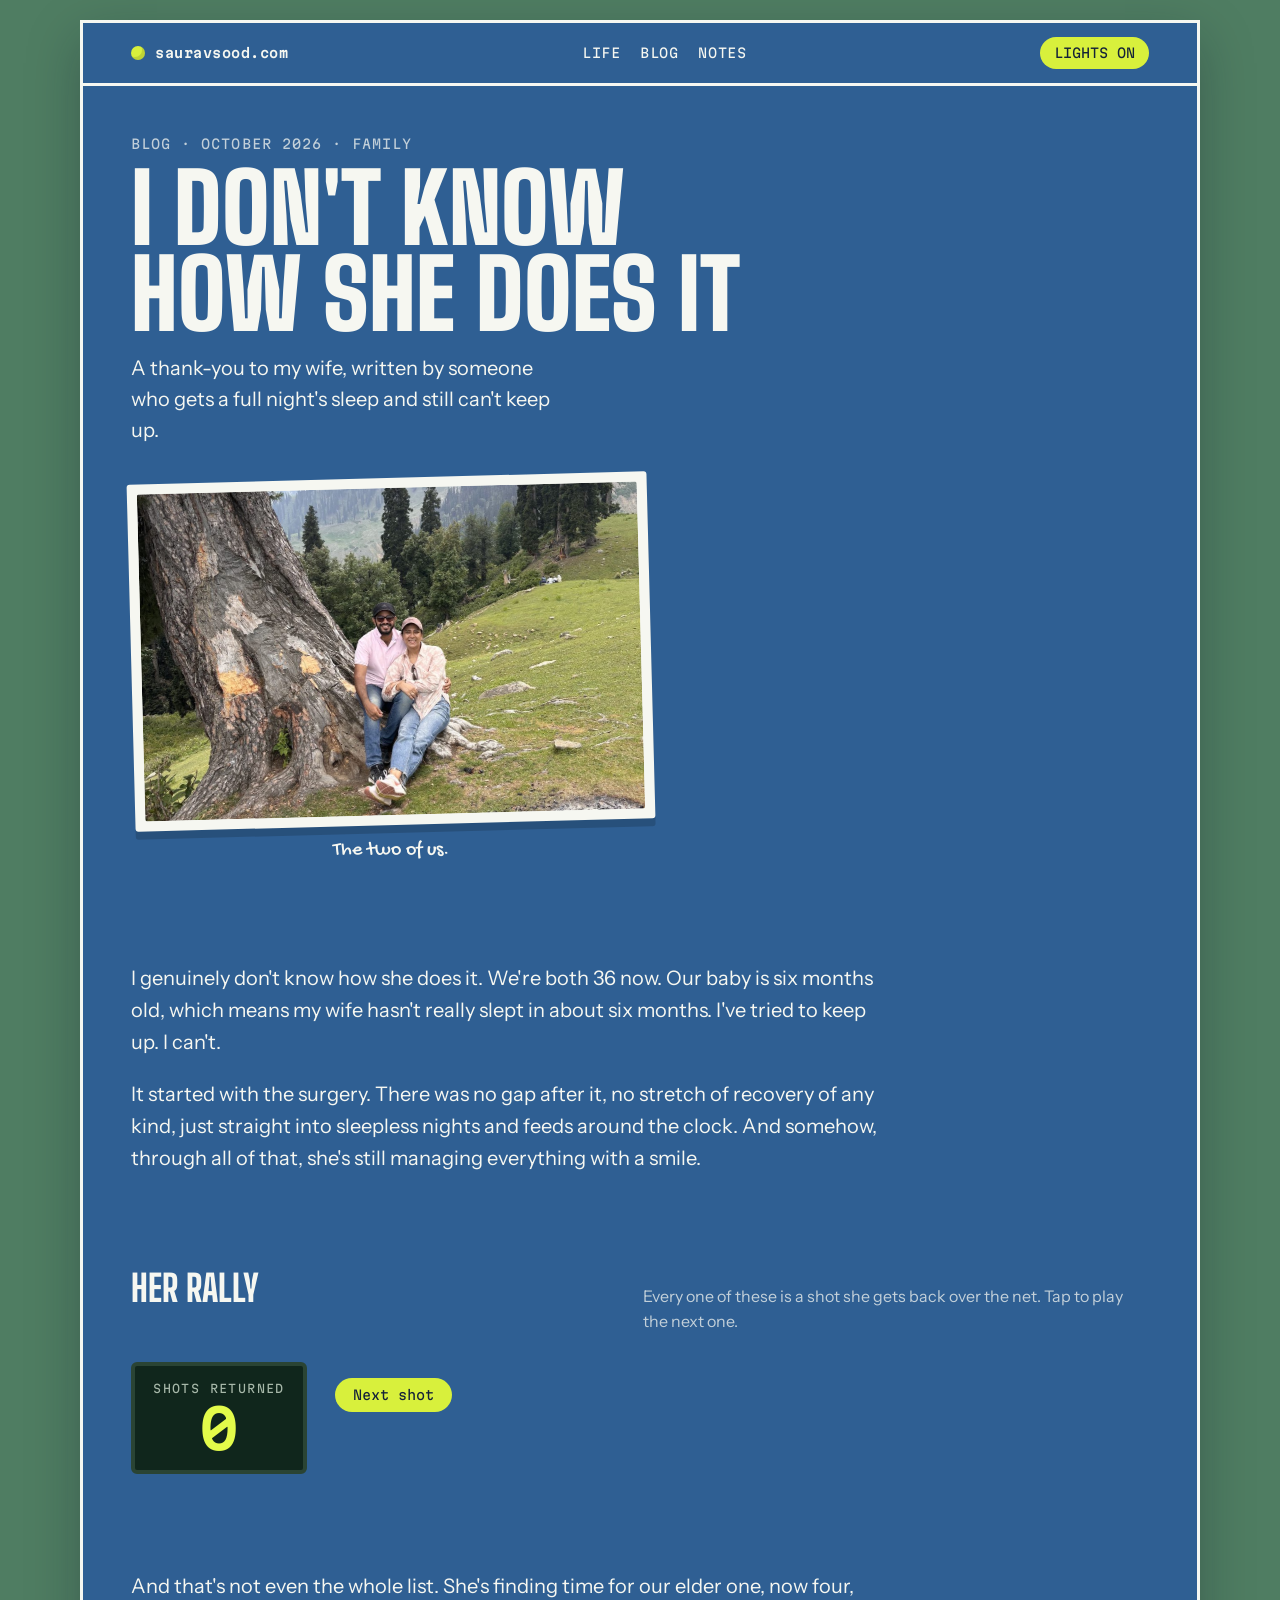
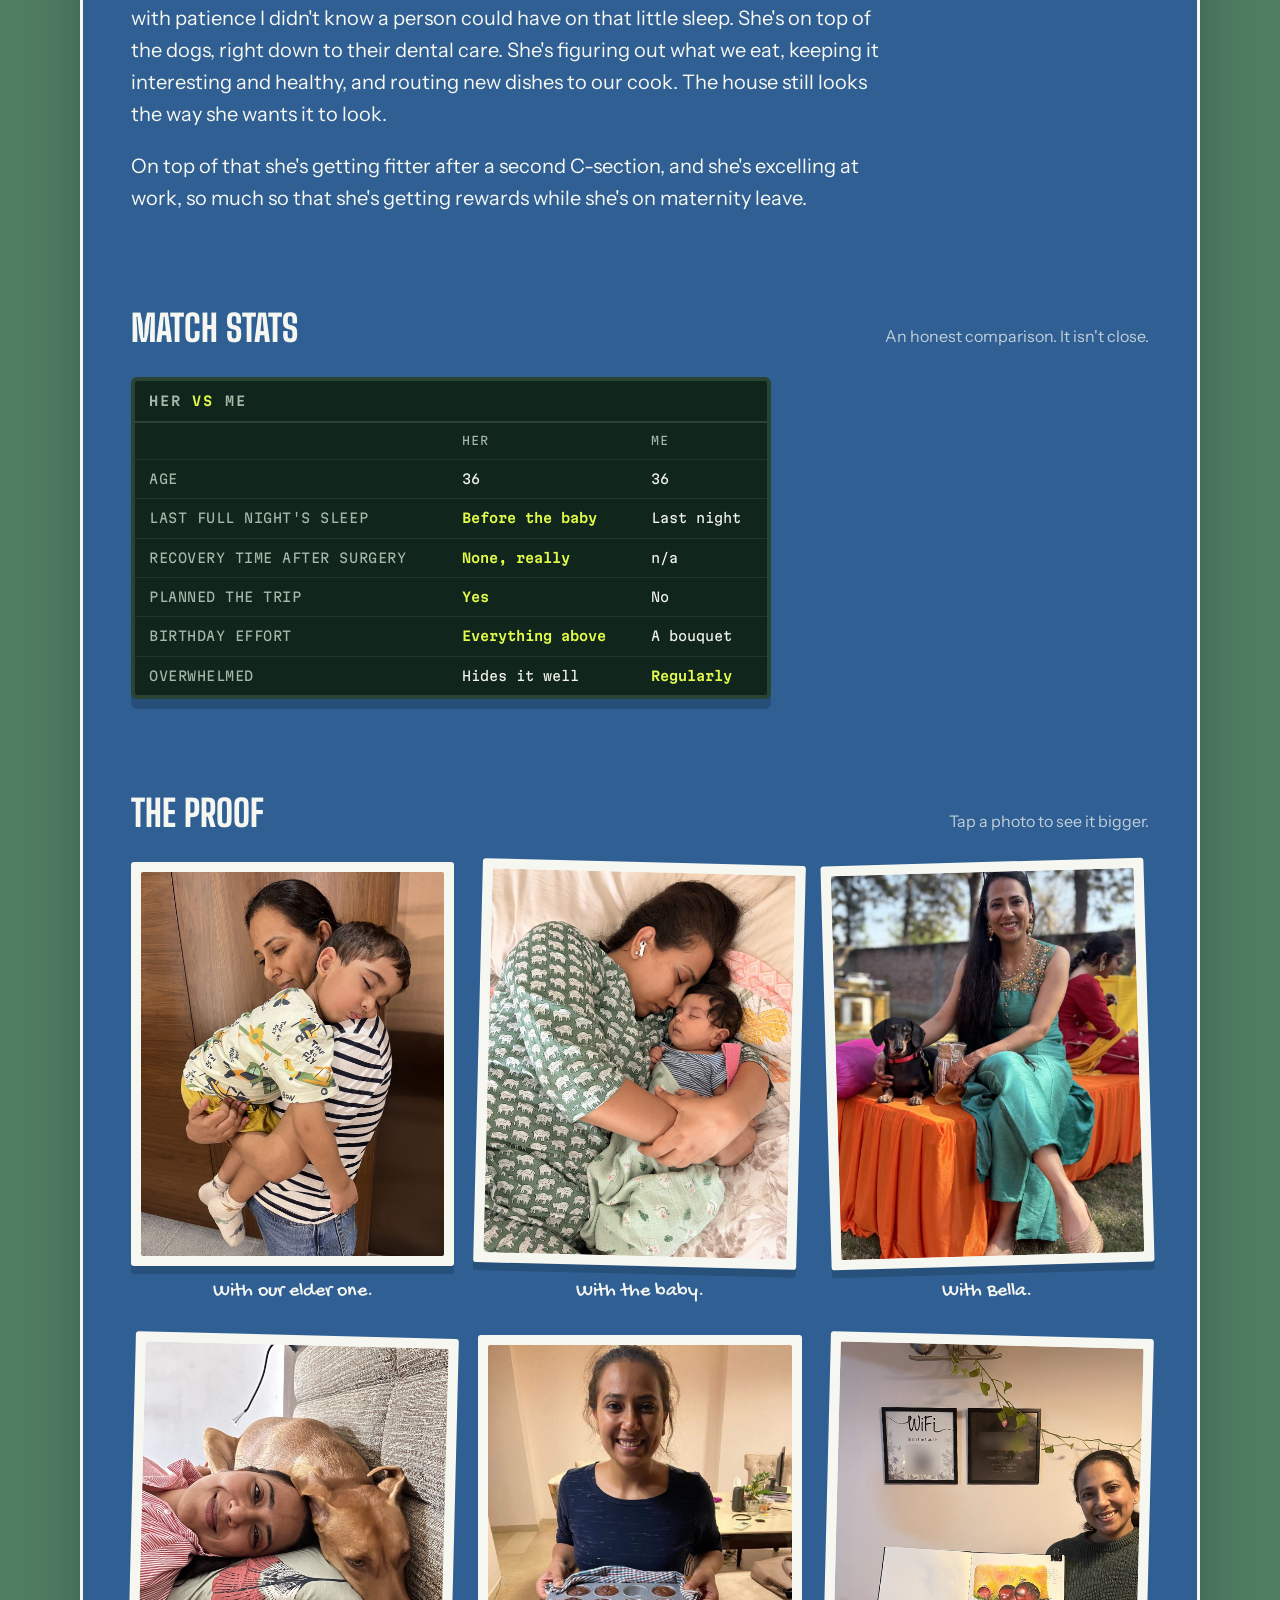
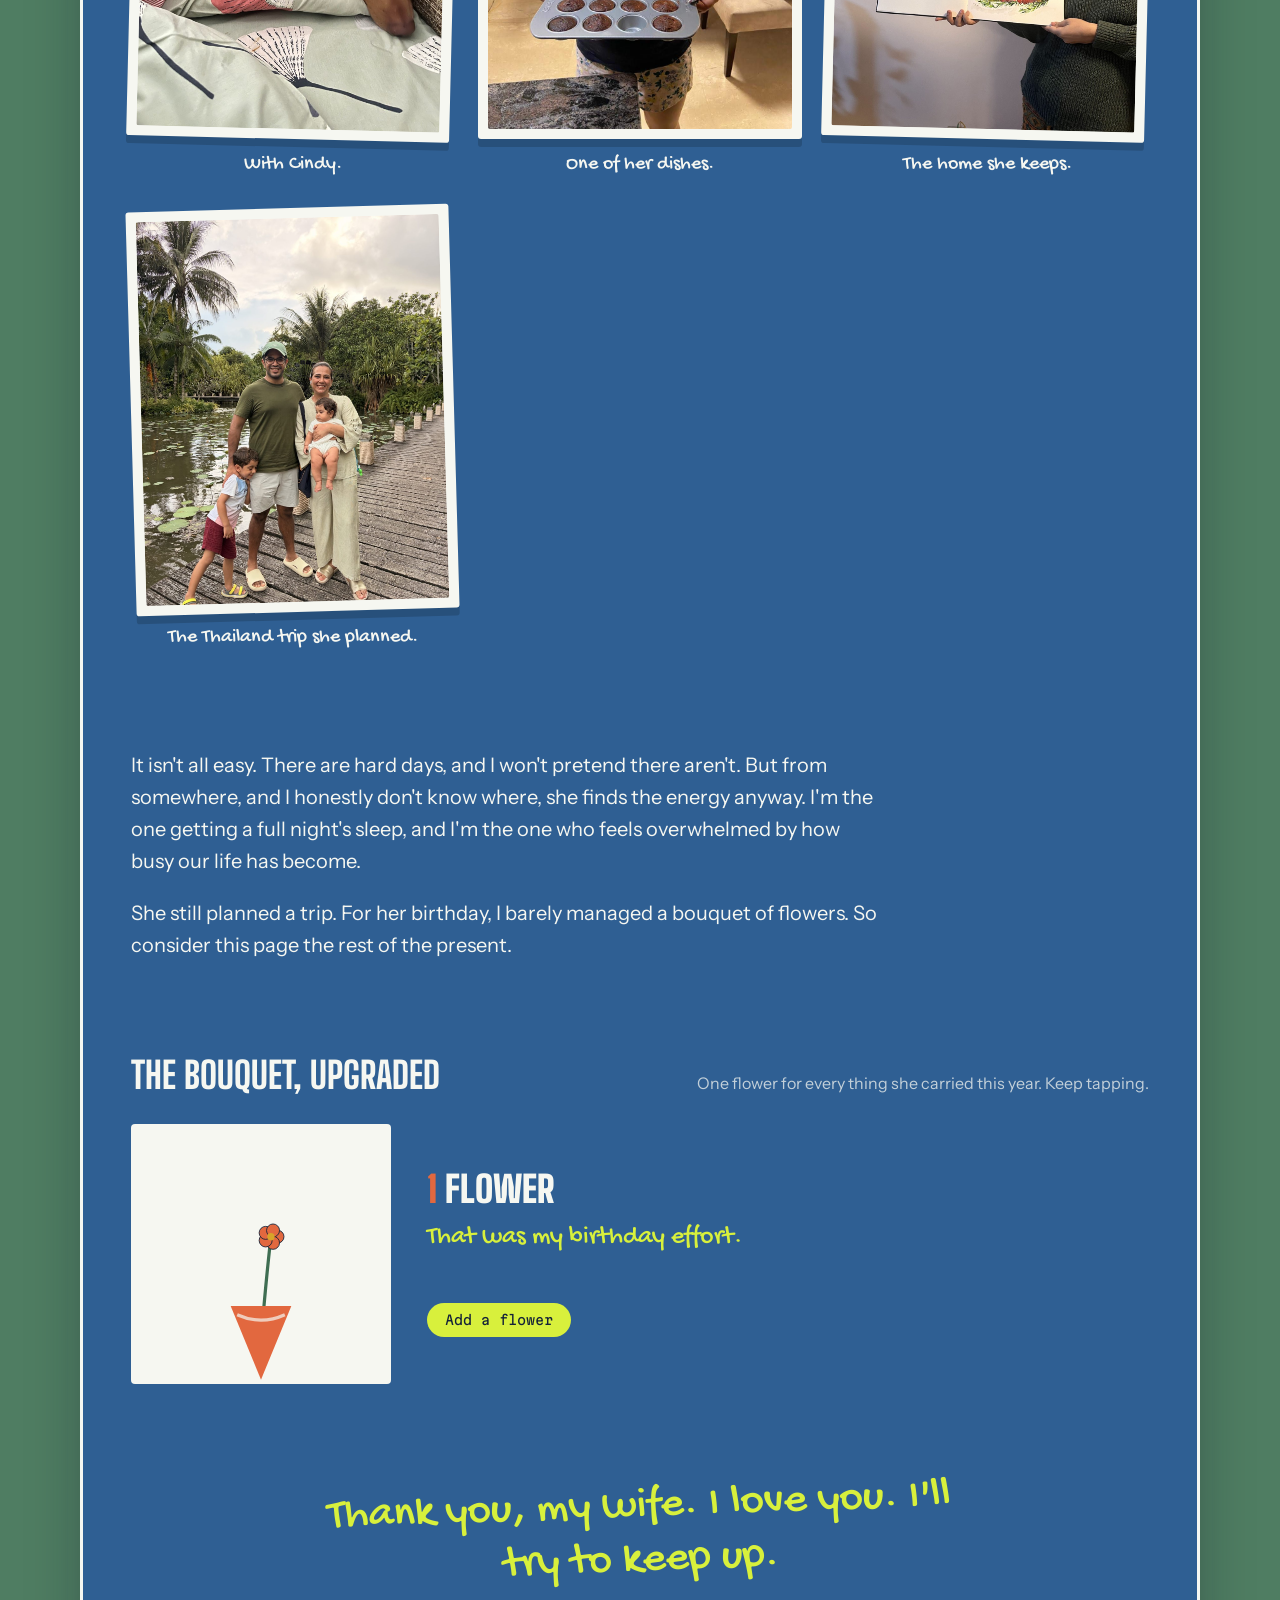
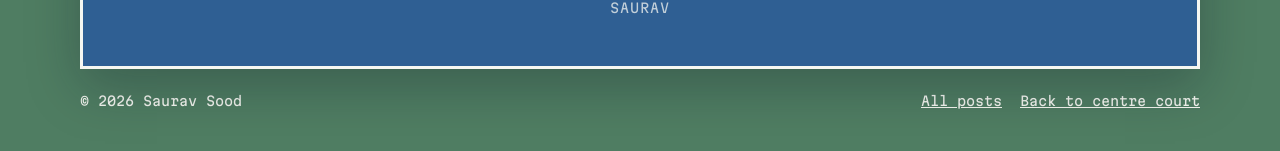
<file: blog/how-does-she-do-it/index.html>
<!doctype html>
<html lang="en">
<head>
<!-- Google tag (gtag.js) -->
<script async src="https://www.googletagmanager.com/gtag/js?id=G-K71K5101R8"></script>
<script>
  window.dataLayer = window.dataLayer || [];
  function gtag(){dataLayer.push(arguments);}
  gtag('js', new Date());

  gtag('config', 'G-K71K5101R8');
</script>
<meta charset="utf-8">
<meta name="viewport" content="width=device-width, initial-scale=1, viewport-fit=cover">
<link rel="icon" href="/favicon.ico" sizes="48x48">
<link rel="icon" href="/assets/icons/favicon.svg" type="image/svg+xml">
<link rel="icon" href="/assets/icons/favicon-32.png" type="image/png" sizes="32x32">
<link rel="apple-touch-icon" href="/apple-touch-icon.png">
<link rel="manifest" href="/site.webmanifest">
<title>I don't know how she does it · Saurav Sood</title>
<meta name="description" content="A thank-you to my wife: thirty-six, two kids, two dogs, six months without sleep, and still smiling.">
<link rel="preconnect" href="https://fonts.googleapis.com">
<link rel="preconnect" href="https://fonts.gstatic.com" crossorigin>
<link rel="stylesheet" href="https://fonts.googleapis.com/css2?family=Big+Shoulders+Display:wght@800;900&family=Gochi+Hand&family=Instrument+Sans:wght@400;600&family=Martian+Mono:wght@400;600&display=swap">
<link rel="stylesheet" href="../../assets/css/site.css?v=20261111">
<link rel="stylesheet" href="../assets/blog.css?v=20261111c">
</head>
<!--
  EDIT HERE
  data-her-name: her name, shown wherever the page says "my wife" in a .her-name span.
                 Leave empty to keep "my wife".
  Photos: drop files into photos/ named 01.jpg ... 08.jpg (see photos/README.md).
          Any slot without a file shows a dashed placeholder instead of a broken image.
-->
<body data-her-name="">
<main class="court">
  <header class="topbar">
    <a class="wordmark" href="../../"><span class="dot" aria-hidden="true"></span>sauravsood.com</a>
    <ul class="nav">
      <li><a href="../../#life">Life</a></li>
      <li><a href="../../blog/">Blog</a></li>
      <li><a href="../../notes/">Notes</a></li>
    </ul>
    <button class="lights" id="lights" type="button" aria-pressed="false">Lights on</button>
  </header>

  <article>
    <header class="zone page-head post-head">
      <p class="eyebrow">Blog · October 2026 · Family</p>
      <h1>I don't know how she does it</h1>
      <p class="lede">A thank-you to <span class="her-name">my wife</span>, written by someone who gets a full night's sleep and still can't keep up.</p>
      <figure class="photo hero-photo">
        <button class="frame" type="button" data-src="photos/01.jpg" aria-label="Open photo: the two of us">
          <img src="photos/01.jpg" alt="The two of us" style="object-position: 50% 62%">
          <span class="empty-note">photos/01.jpg<br>the two of us</span>
        </button>
        <figcaption>The two of us.</figcaption>
      </figure>
    </header>

    <section class="zone prose post-prose">
      <p>I genuinely don't know how she does it. We're both 36 now. Our baby is six months old, which means <span class="her-name">my wife</span> hasn't really slept in about six months. I've tried to keep up. I can't.</p>
      <p>It started with the surgery. There was no gap after it, no stretch of recovery of any kind, just straight into sleepless nights and feeds around the clock. And somehow, through all of that, she's still managing everything with a smile.</p>
    </section>

    <!-- Interactive: tap through one of her days, rally style -->
    <section class="zone rally-zone" aria-labelledby="rally-h">
      <div class="side-label">
        <h2 id="rally-h">Her rally</h2>
        <p>Every one of these is a shot she gets back over the net. Tap to play the next one.</p>
      </div>
      <div class="her-rally">
        <div class="rally-board" aria-live="polite">
          <span class="rally-label">Shots returned</span>
          <span class="rally-num" id="her-count">0</span>
        </div>
        <ol class="shots" id="shots">
          <li>Night feeds, for six months and counting</li>
          <li>Recovering from surgery, without ever really getting to rest</li>
          <li>Keeping the house looking beautiful</li>
          <li>Coming up with new dishes and passing them on to our cook</li>
          <li>Keeping our meals interesting <em>and</em> healthy</li>
          <li>Time, every day, for our four-year-old</li>
          <li>Dental care and everything else for our two dogs</li>
          <li>Getting fitter after a second C-section</li>
          <li>Doing so well at work she's being recognised while on maternity leave</li>
          <li>Planning a trip for all of us</li>
          <li class="last">And doing all of it with a smile</li>
        </ol>
        <div class="rally-actions">
          <button class="toy" id="next-shot" type="button">Next shot</button>
          <button class="toy ghost" id="reset-shots" type="button" hidden>Replay</button>
        </div>
        <p class="rally-end hand" id="rally-end" hidden>Game, set and match. I'm still looking for the ball.</p>
      </div>
    </section>

    <section class="zone prose post-prose">
      <p>And that's not even the whole list. She's finding time for our elder one, now four, with patience I didn't know a person could have on that little sleep. She's on top of the dogs, right down to their dental care. She's figuring out what we eat, keeping it interesting and healthy, and routing new dishes to our cook. The house still looks the way she wants it to look.</p>
      <p>On top of that she's getting fitter after a second C-section, and she's excelling at work, so much so that she's getting rewards while she's on maternity leave.</p>
    </section>

    <!-- Scoreboard: her vs me -->
    <section class="zone" aria-labelledby="stats-h">
      <div class="side-label">
        <h2 id="stats-h">Match stats</h2>
        <p>An honest comparison. It isn't close.</p>
      </div>
      <div class="scoreboard versus">
        <h2>Her <span class="vs">vs</span> me</h2>
        <table>
          <thead><tr><th scope="col"></th><th scope="col">Her</th><th scope="col">Me</th></tr></thead>
          <tbody>
            <tr><th scope="row">Age</th><td>36</td><td>36</td></tr>
            <tr><th scope="row">Last full night's sleep</th><td class="lit">Before the baby</td><td>Last night</td></tr>
            <tr><th scope="row">Recovery time after surgery</th><td class="lit">None, really</td><td>n/a</td></tr>
            <tr><th scope="row">Planned the trip</th><td class="lit">Yes</td><td>No</td></tr>
            <tr><th scope="row">Birthday effort</th><td class="lit">Everything above</td><td>A bouquet</td></tr>
            <tr><th scope="row">Overwhelmed</th><td>Hides it well</td><td class="lit">Regularly</td></tr>
          </tbody>
        </table>
      </div>
    </section>

    <!-- Photos: drop files into photos/ with these names -->
    <section class="zone" aria-labelledby="photos-h">
      <div class="side-label">
        <h2 id="photos-h">The proof</h2>
        <p>Tap a photo to see it bigger.</p>
      </div>
      <div class="photo-grid">
        <figure class="photo">
          <button class="frame" type="button" data-src="photos/02.jpg" aria-label="Open photo: with our elder one">
            <img src="photos/02.jpg" alt="With our elder one">
            <span class="empty-note">photos/02.jpg<br>with our elder one</span>
          </button>
          <figcaption>With our elder one.</figcaption>
        </figure>
        <figure class="photo tilt-r">
          <button class="frame" type="button" data-src="photos/03.jpg" aria-label="Open photo: with the baby">
            <img src="photos/03.jpg" alt="With the baby">
            <span class="empty-note">photos/03.jpg<br>with the baby</span>
          </button>
          <figcaption>With the baby.</figcaption>
        </figure>
        <figure class="photo tilt-l">
          <button class="frame" type="button" data-src="photos/04.jpg" aria-label="Open photo: with Bella">
            <img src="photos/04.jpg" alt="With Bella">
            <span class="empty-note">photos/04.jpg<br>with Bella</span>
          </button>
          <figcaption>With Bella.</figcaption>
        </figure>
        <figure class="photo tilt-r">
          <button class="frame" type="button" data-src="photos/05.jpg" aria-label="Open photo: with Cindy">
            <img src="photos/05.jpg" alt="With Cindy">
            <span class="empty-note">photos/05.jpg<br>with Cindy</span>
          </button>
          <figcaption>With Cindy.</figcaption>
        </figure>
        <figure class="photo">
          <button class="frame" type="button" data-src="photos/06.jpg" aria-label="Open photo: one of her dishes">
            <img src="photos/06.jpg" alt="One of her dishes">
            <span class="empty-note">photos/06.jpg<br>one of her dishes</span>
          </button>
          <figcaption>One of her dishes.</figcaption>
        </figure>
        <figure class="photo tilt-r">
          <button class="frame" type="button" data-src="photos/07.jpg" aria-label="Open photo: the home she keeps">
            <img src="photos/07.jpg" alt="The home she keeps">
            <span class="empty-note">photos/07.jpg<br>the home she keeps</span>
          </button>
          <figcaption>The home she keeps.</figcaption>
        </figure>
        <figure class="photo tilt-l">
          <button class="frame" type="button" data-src="photos/08.jpg" aria-label="Open photo: the Thailand trip she planned">
            <img src="photos/08.jpg" alt="The Thailand trip she planned">
            <span class="empty-note">photos/08.jpg<br>the trip she planned</span>
          </button>
          <figcaption>The Thailand trip she planned.</figcaption>
        </figure>
      </div>
    </section>

    <section class="zone prose post-prose">
      <p>It isn't all easy. There are hard days, and I won't pretend there aren't. But from somewhere, and I honestly don't know where, she finds the energy anyway. I'm the one getting a full night's sleep, and I'm the one who feels overwhelmed by how busy our life has become.</p>
      <p>She still planned a trip. For her birthday, I barely managed a bouquet of flowers. So consider this page the rest of the present.</p>
    </section>

    <!-- Interactive: the bouquet I should have brought -->
    <section class="zone bouquet-zone" aria-labelledby="bouquet-h">
      <div class="side-label">
        <h2 id="bouquet-h">The bouquet, upgraded</h2>
        <p>One flower for every thing she carried this year. Keep tapping.</p>
      </div>
      <div class="bouquet-box">
        <svg class="bouquet" id="bouquet" viewBox="0 0 240 240" role="img" aria-label="A bouquet that grows each time you add a flower">
          <g id="stems" stroke="#3f6e52" stroke-width="3" stroke-linecap="round" fill="none"></g>
          <g id="blooms"></g>
          <path d="M92 168 L120 236 L148 168 Z" fill="#e2683f"/>
          <path d="M98 176 Q120 186 142 176" stroke="#f6f7f1" stroke-width="3" fill="none" opacity=".7"/>
        </svg>
        <div class="bouquet-side">
          <p class="bouquet-count"><span class="count" id="flower-count">1</span> <span id="flower-word">flower</span></p>
          <p class="bouquet-msg hand" id="bouquet-msg" aria-live="polite">That was my birthday effort.</p>
          <button class="toy" id="add-flower" type="button">Add a flower</button>
        </div>
      </div>
    </section>

    <footer class="zone post-sign">
      <p class="hand sign">Thank you, <span class="her-name">my wife</span>. I love you. I'll try to keep up.</p>
      <p class="eyebrow">Saurav</p>
    </footer>
  </article>
</main>

<dialog class="lightbox" id="lightbox" aria-label="Photo">
  <img id="lightbox-img" alt="">
  <form method="dialog"><button class="toy" type="submit">Close</button></form>
</dialog>

<footer class="foot">
  <span>© 2026 Saurav Sood</span>
  <ul><li><a href="../../blog/">All posts</a></li><li><a href="../../">Back to centre court</a></li></ul>
</footer>
<script src="../../assets/js/site.js"></script>
<script src="../assets/blog.js"></script>
  <script src="https://kids.sauravsood.com/feedback/bubble.js" data-color="#d8f03c" data-ink="#142238" data-accent="#2f5f93" defer></script>
</body>
</html>
</file>
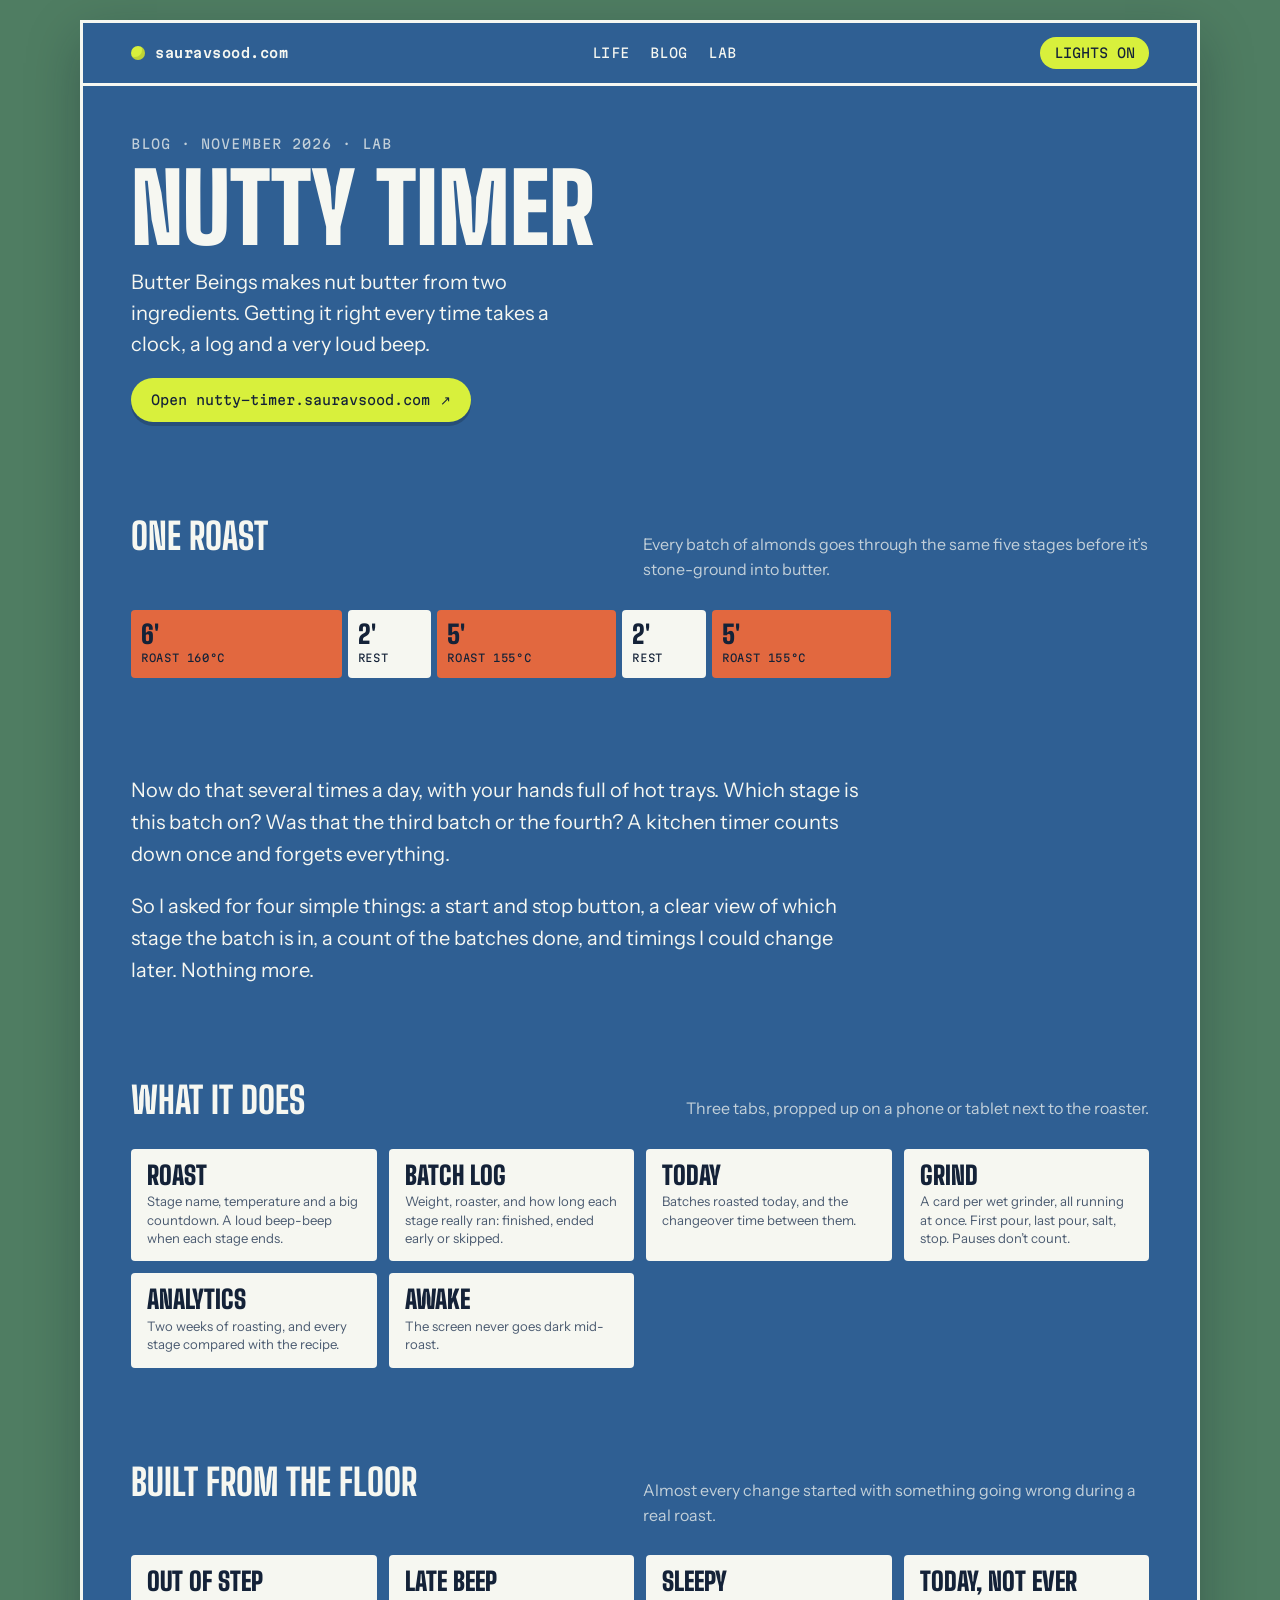
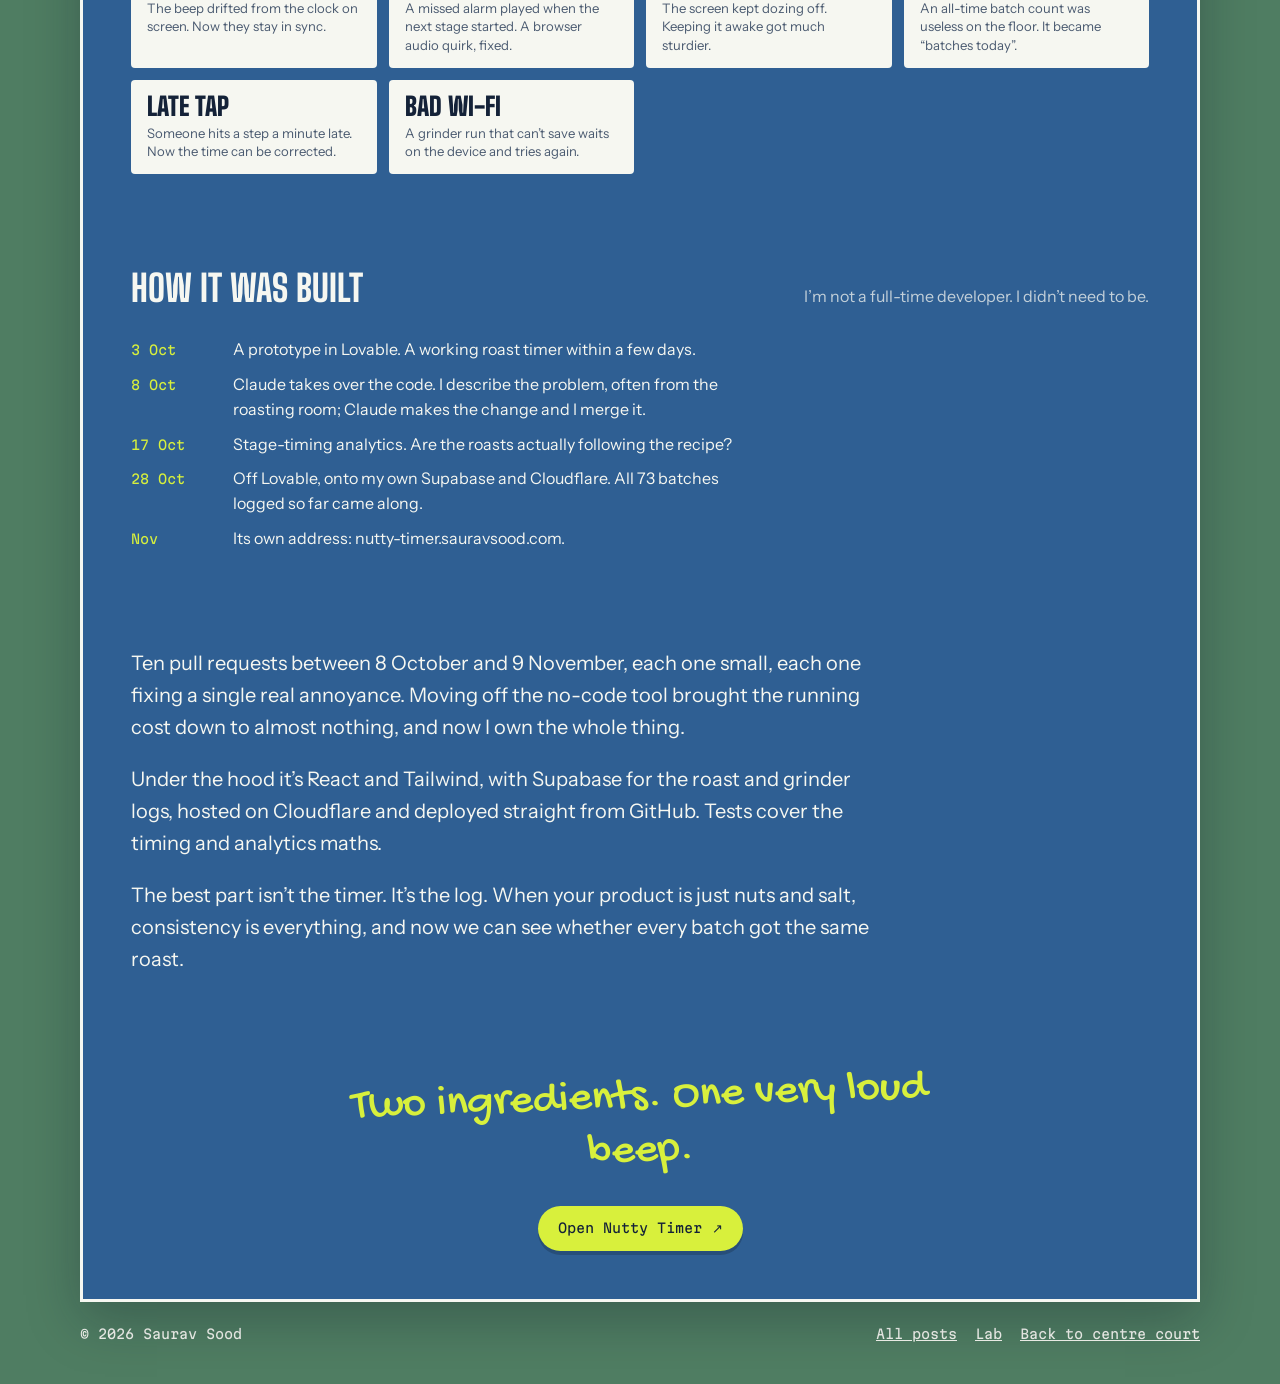
<file: blog/nutty-timer/index.html>
<!doctype html>
<html lang="en">
<head>
<!-- Google tag (gtag.js) -->
<script async src="https://www.googletagmanager.com/gtag/js?id=G-K71K5101R8"></script>
<script>
  window.dataLayer = window.dataLayer || [];
  function gtag(){dataLayer.push(arguments);}
  gtag('js', new Date());

  gtag('config', 'G-K71K5101R8');
</script>
<meta charset="utf-8">
<meta name="robots" content="noindex">
<meta name="viewport" content="width=device-width, initial-scale=1, viewport-fit=cover">
<link rel="icon" href="/favicon.ico" sizes="48x48">
<link rel="icon" href="/assets/icons/favicon.svg" type="image/svg+xml">
<link rel="icon" href="/assets/icons/favicon-32.png" type="image/png" sizes="32x32">
<link rel="apple-touch-icon" href="/apple-touch-icon.png">
<link rel="manifest" href="/site.webmanifest">
<title>Nutty Timer: software for the roasting room · Saurav Sood</title>
<meta name="description" content="Nutty Timer times every almond roast and grinder run on the Butter Beings floor and logs each batch. How it started in Lovable and grew with Claude, one real annoyance at a time.">
<link rel="preconnect" href="https://fonts.googleapis.com">
<link rel="preconnect" href="https://fonts.gstatic.com" crossorigin>
<link rel="stylesheet" href="https://fonts.googleapis.com/css2?family=Big+Shoulders+Display:wght@800;900&family=Gochi+Hand&family=Instrument+Sans:wght@400;600&family=Martian+Mono:wght@400;600&display=swap">
<link rel="stylesheet" href="../../assets/css/site.css?v=20261111">
<link rel="stylesheet" href="../assets/blog.css?v=20261111c">
</head>
<body>
<main class="court">
  <header class="topbar">
    <a class="wordmark" href="../../"><span class="dot" aria-hidden="true"></span>sauravsood.com</a>
    <ul class="nav">
      <li><a href="../../#life">Life</a></li>
      <li><a href="../../blog/">Blog</a></li>
      <li><a href="../../lab/">Lab</a></li>
    </ul>
    <button class="lights" id="lights" type="button" aria-pressed="false">Lights on</button>
  </header>

  <article>
    <header class="zone page-head post-head">
      <p class="eyebrow">Blog · November 2026 · Lab</p>
      <h1>Nutty Timer</h1>
      <p class="lede">Butter Beings makes nut butter from two ingredients. Getting it right every time takes a clock, a log and a very loud beep.</p>
      <a class="try-it" href="https://nutty-timer.sauravsood.com">Open nutty-timer.sauravsood.com <span aria-hidden="true">↗</span></a>
    </header>

    <section class="zone" aria-labelledby="recipe-h">
      <div class="side-label">
        <h2 id="recipe-h">One roast</h2>
        <p>Every batch of almonds goes through the same five stages before it&rsquo;s stone-ground into butter.</p>
      </div>
      <ol class="recipe">
        <li style="--min:6"><b>6′</b><span>Roast 160°C</span></li>
        <li class="rest" style="--min:2"><b>2′</b><span>Rest</span></li>
        <li style="--min:5"><b>5′</b><span>Roast 155°C</span></li>
        <li class="rest" style="--min:2"><b>2′</b><span>Rest</span></li>
        <li style="--min:5"><b>5′</b><span>Roast 155°C</span></li>
      </ol>
    </section>

    <section class="zone prose post-prose">
      <p>Now do that several times a day, with your hands full of hot trays. Which stage is this batch on? Was that the third batch or the fourth? A kitchen timer counts down once and forgets everything.</p>
      <p>So I asked for four simple things: a start and stop button, a clear view of which stage the batch is in, a count of the batches done, and timings I could change later. Nothing more.</p>
    </section>

    <section class="zone" aria-labelledby="does-h">
      <div class="side-label">
        <h2 id="does-h">What it does</h2>
        <p>Three tabs, propped up on a phone or tablet next to the roaster.</p>
      </div>
      <ul class="facts">
        <li><b>Roast</b><span>Stage name, temperature and a big countdown. A loud beep-beep when each stage ends.</span></li>
        <li><b>Batch log</b><span>Weight, roaster, and how long each stage really ran: finished, ended early or skipped.</span></li>
        <li><b>Today</b><span>Batches roasted today, and the changeover time between them.</span></li>
        <li><b>Grind</b><span>A card per wet grinder, all running at once. First pour, last pour, salt, stop. Pauses don&rsquo;t count.</span></li>
        <li><b>Analytics</b><span>Two weeks of roasting, and every stage compared with the recipe.</span></li>
        <li><b>Awake</b><span>The screen never goes dark mid-roast.</span></li>
      </ul>
    </section>

    <section class="zone" aria-labelledby="fixes-h">
      <div class="side-label">
        <h2 id="fixes-h">Built from the floor</h2>
        <p>Almost every change started with something going wrong during a real roast.</p>
      </div>
      <ul class="facts">
        <li><b>Out of step</b><span>The beep drifted from the clock on screen. Now they stay in sync.</span></li>
        <li><b>Late beep</b><span>A missed alarm played when the next stage started. A browser audio quirk, fixed.</span></li>
        <li><b>Sleepy</b><span>The screen kept dozing off. Keeping it awake got much sturdier.</span></li>
        <li><b>Today, not ever</b><span>An all-time batch count was useless on the floor. It became &ldquo;batches today&rdquo;.</span></li>
        <li><b>Late tap</b><span>Someone hits a step a minute late. Now the time can be corrected.</span></li>
        <li><b>Bad Wi-Fi</b><span>A grinder run that can&rsquo;t save waits on the device and tries again.</span></li>
      </ul>
    </section>

    <section class="zone" aria-labelledby="built-h">
      <div class="side-label">
        <h2 id="built-h">How it was built</h2>
        <p>I&rsquo;m not a full-time developer. I didn&rsquo;t need to be.</p>
      </div>
      <ol class="timeline">
        <li><time datetime="2026-10-03">3 Oct</time><span>A prototype in Lovable. A working roast timer within a few days.</span></li>
        <li><time datetime="2026-10-08">8 Oct</time><span>Claude takes over the code. I describe the problem, often from the roasting room; Claude makes the change and I merge it.</span></li>
        <li><time datetime="2026-10-17">17 Oct</time><span>Stage-timing analytics. Are the roasts actually following the recipe?</span></li>
        <li><time datetime="2026-10-28">28 Oct</time><span>Off Lovable, onto my own Supabase and Cloudflare. All 73 batches logged so far came along.</span></li>
        <li><time datetime="2026-11">Nov</time><span>Its own address: nutty-timer.sauravsood.com.</span></li>
      </ol>
    </section>

    <section class="zone prose post-prose">
      <p>Ten pull requests between 8 October and 9 November, each one small, each one fixing a single real annoyance. Moving off the no-code tool brought the running cost down to almost nothing, and now I own the whole thing.</p>
      <p>Under the hood it&rsquo;s React and Tailwind, with Supabase for the roast and grinder logs, hosted on Cloudflare and deployed straight from GitHub. Tests cover the timing and analytics maths.</p>
      <p>The best part isn&rsquo;t the timer. It&rsquo;s the log. When your product is just nuts and salt, consistency is everything, and now we can see whether every batch got the same roast.</p>
    </section>

    <footer class="zone post-sign">
      <p class="hand sign">Two ingredients. One very loud beep.</p>
      <a class="try-it" href="https://nutty-timer.sauravsood.com">Open Nutty Timer <span aria-hidden="true">↗</span></a>
    </footer>
  </article>
</main>

<footer class="foot">
  <span>© 2026 Saurav Sood</span>
  <ul><li><a href="../../blog/">All posts</a></li><li><a href="../../lab/">Lab</a></li><li><a href="../../">Back to centre court</a></li></ul>
</footer>
<script src="../../assets/js/site.js"></script>
  <script src="https://kids.sauravsood.com/feedback/bubble.js" data-color="#d8f03c" data-ink="#142238" data-accent="#2f5f93" defer></script>
</body>
</html>
</file>
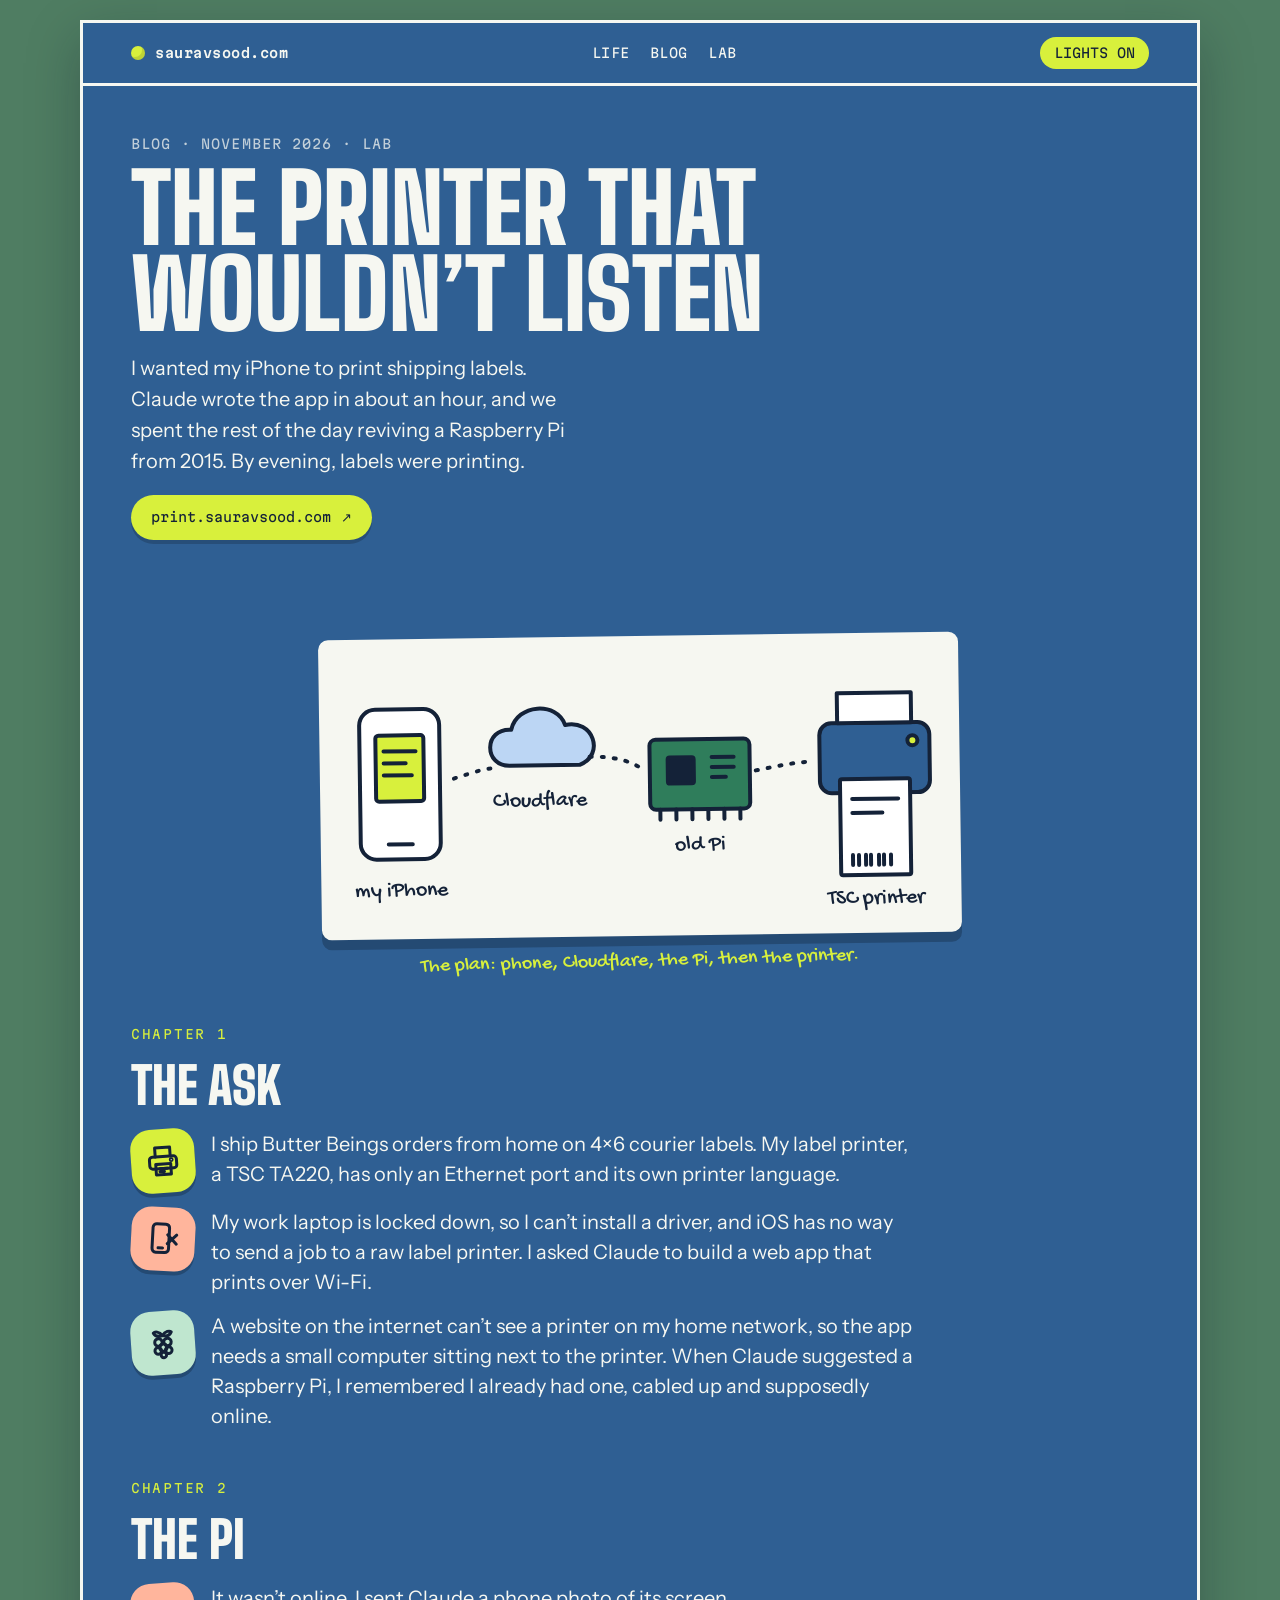
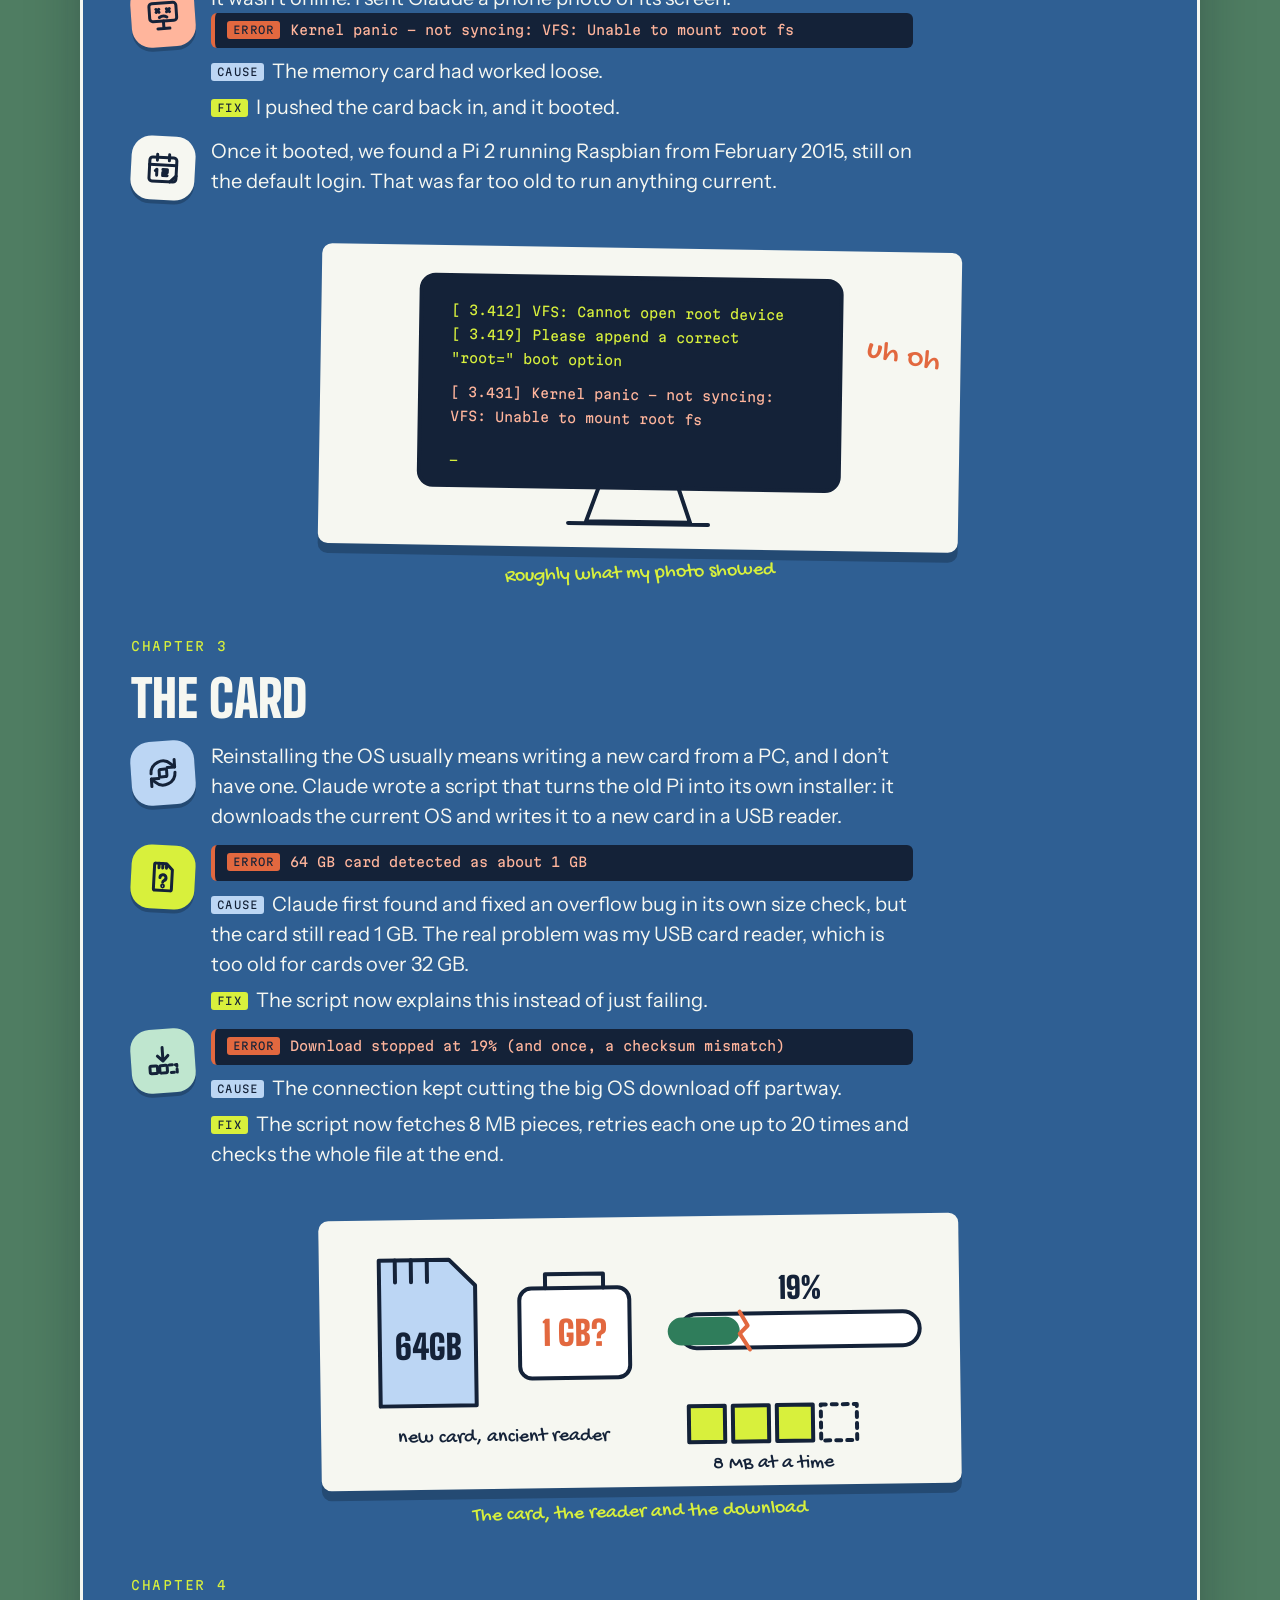
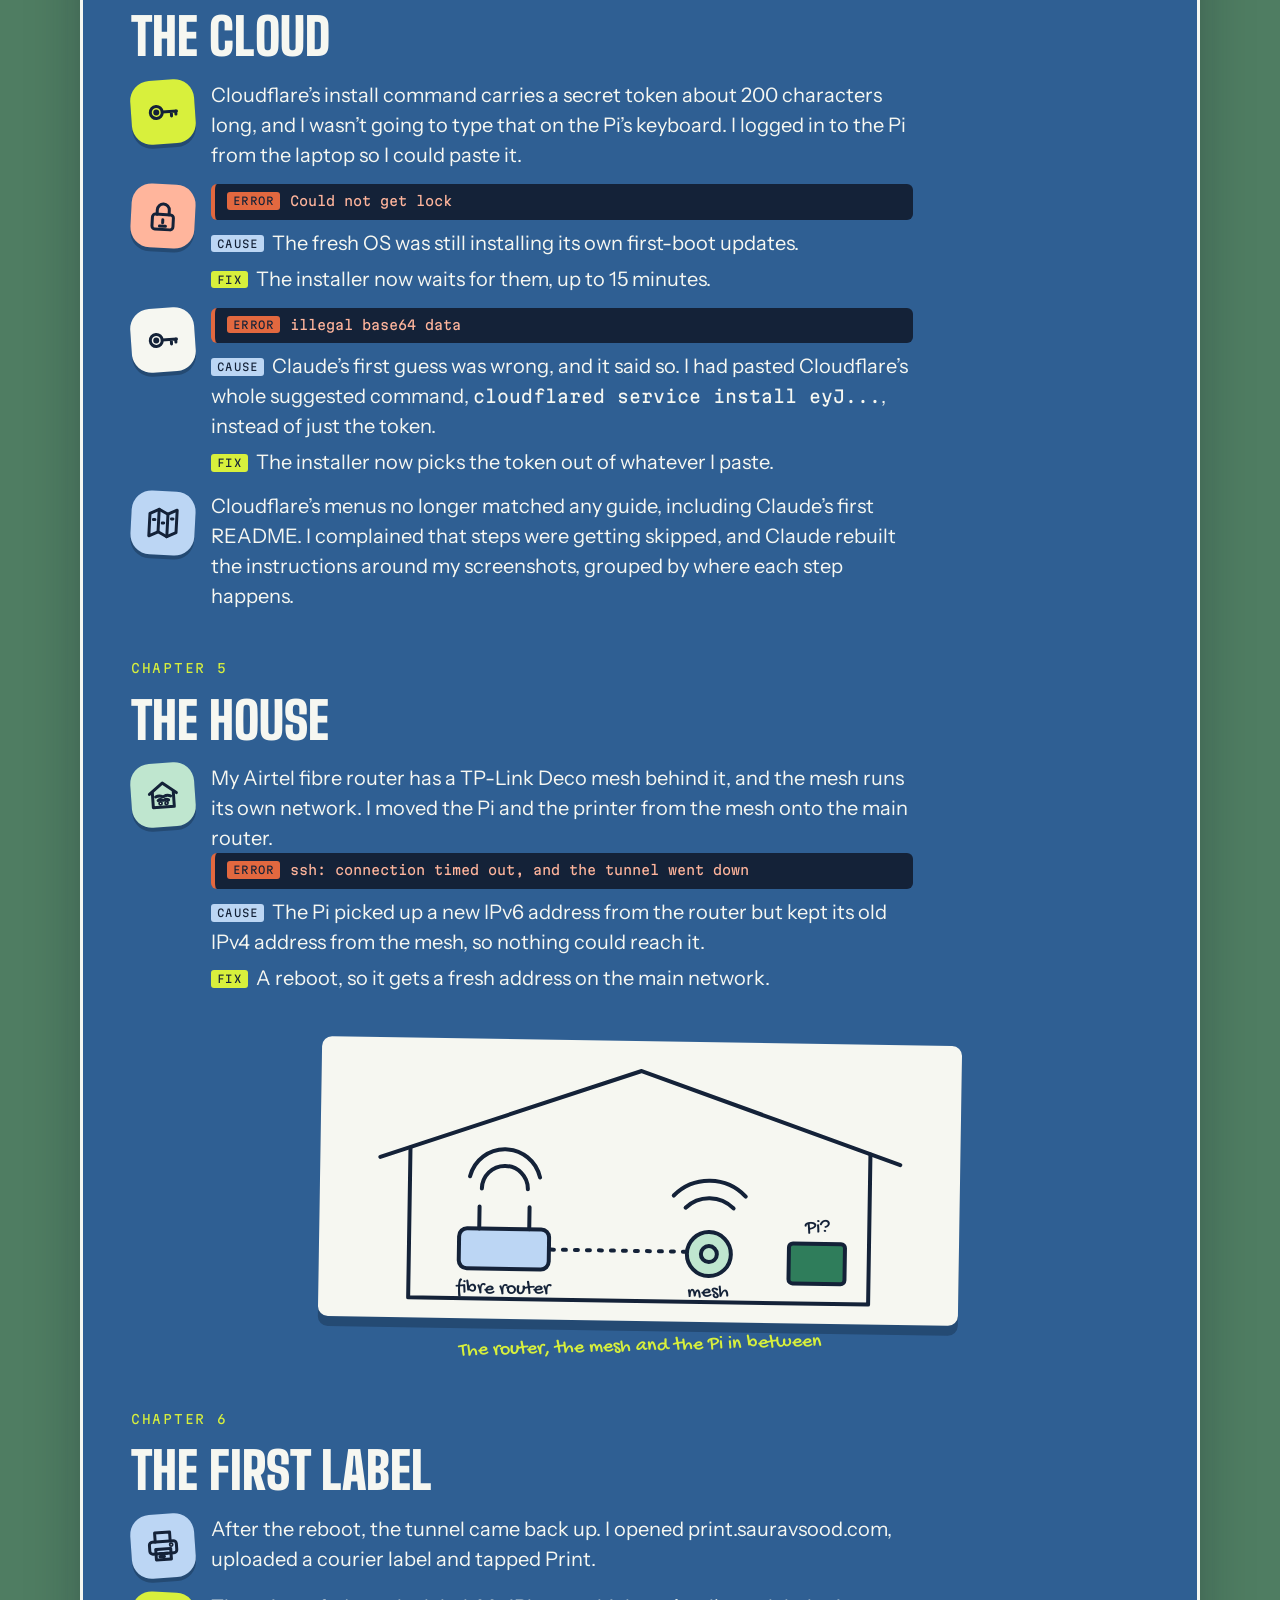
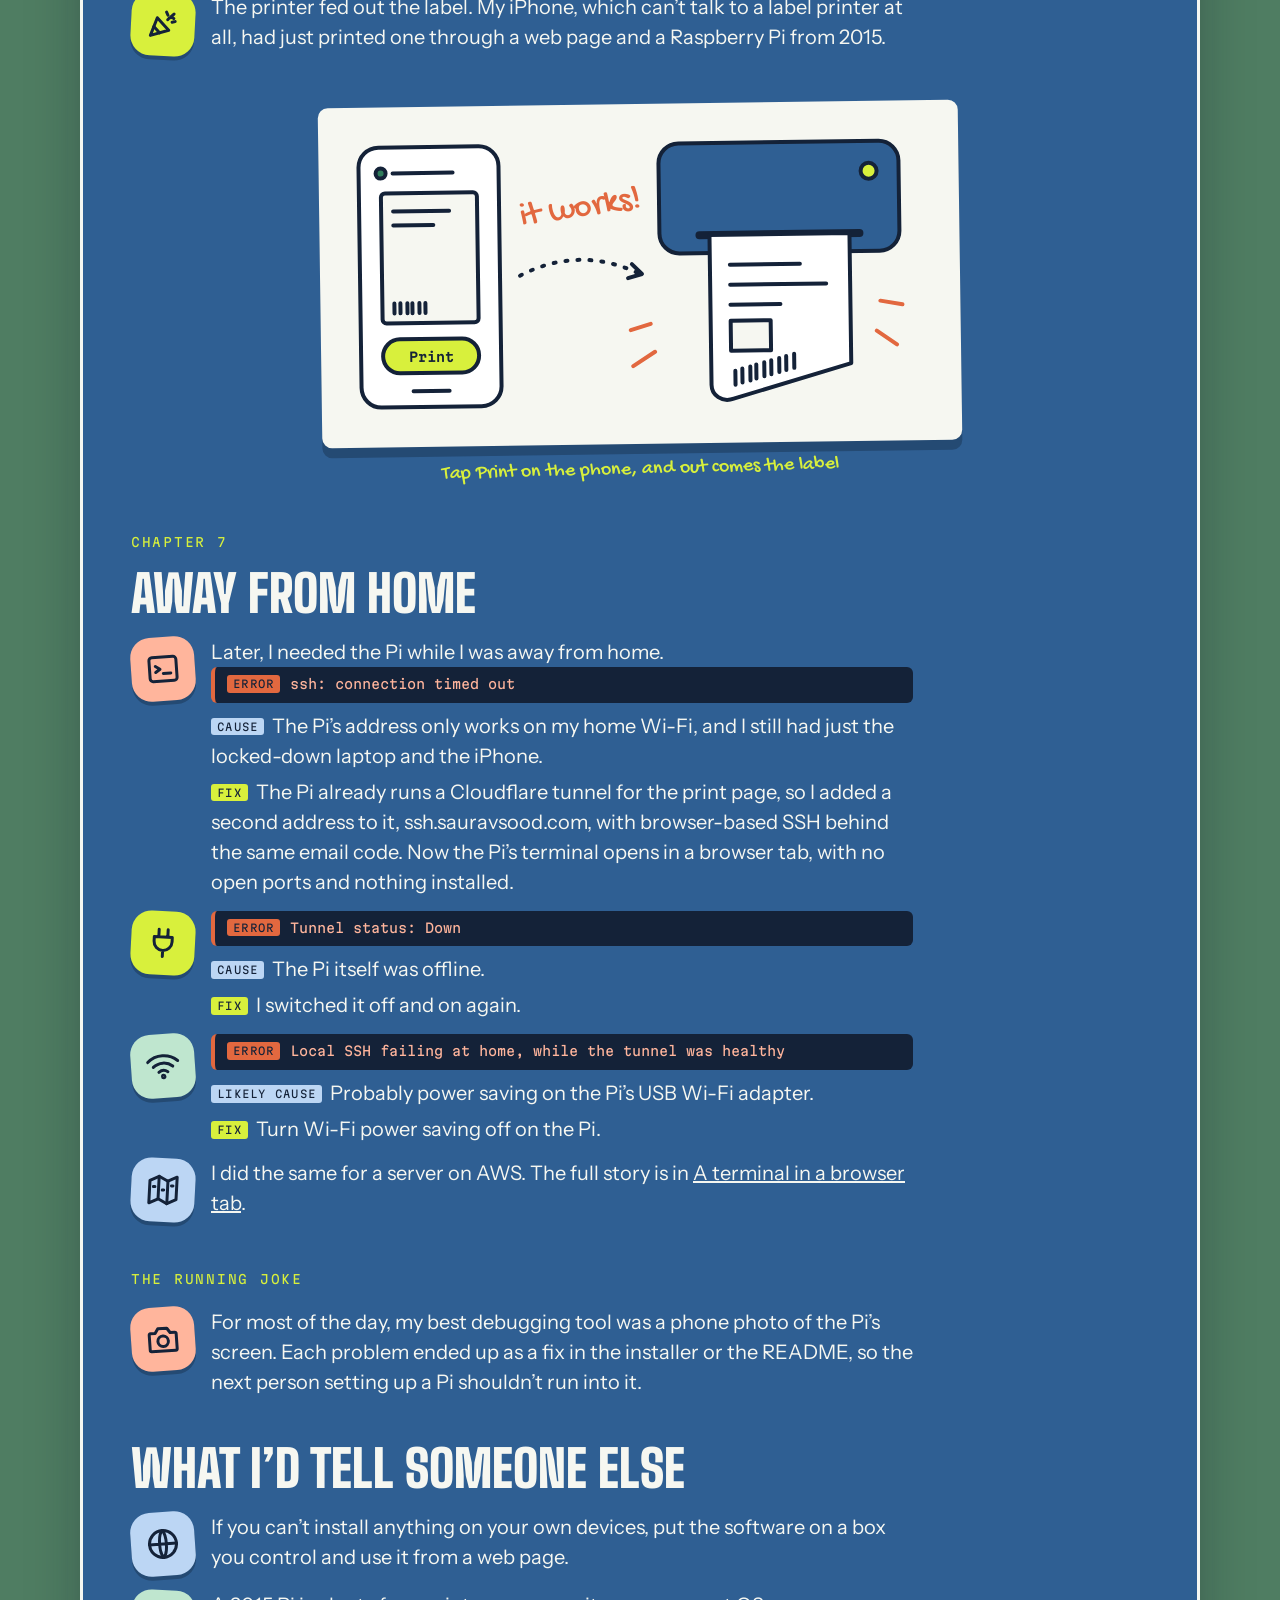
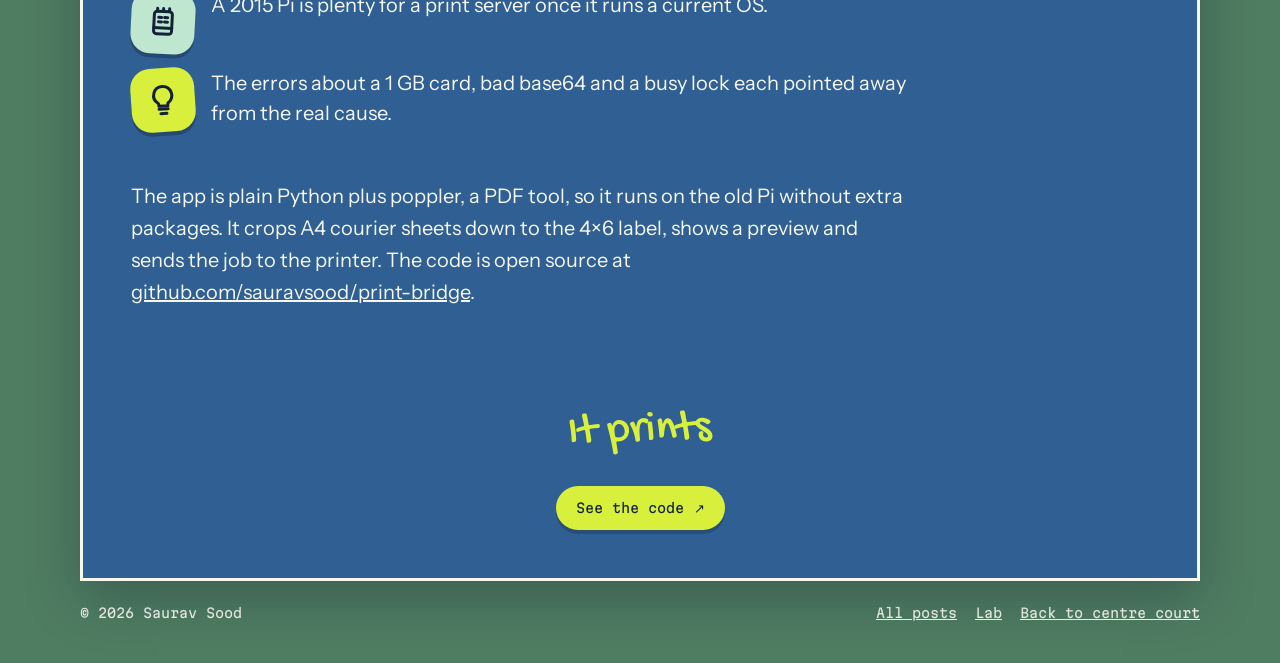
<file: blog/print/index.html>
<!doctype html>
<html lang="en">
<head>
<!-- Google tag (gtag.js) -->
<script async src="https://www.googletagmanager.com/gtag/js?id=G-K71K5101R8"></script>
<script>
  window.dataLayer = window.dataLayer || [];
  function gtag(){dataLayer.push(arguments);}
  gtag('js', new Date());

  gtag('config', 'G-K71K5101R8');
</script>
<meta charset="utf-8">
<meta name="viewport" content="width=device-width, initial-scale=1, viewport-fit=cover">
<link rel="icon" href="/favicon.ico" sizes="48x48">
<link rel="icon" href="/assets/icons/favicon.svg" type="image/svg+xml">
<link rel="icon" href="/assets/icons/favicon-32.png" type="image/png" sizes="32x32">
<link rel="apple-touch-icon" href="/apple-touch-icon.png">
<link rel="manifest" href="/site.webmanifest">
<title>The printer that wouldn&rsquo;t listen · Saurav Sood</title>
<meta name="description" content="How I got my iPhone to print courier labels on an Ethernet-only thermal printer through a 2015 Raspberry Pi, and what went wrong along the way.">
<link rel="preconnect" href="https://fonts.googleapis.com">
<link rel="preconnect" href="https://fonts.gstatic.com" crossorigin>
<link rel="stylesheet" href="https://fonts.googleapis.com/css2?family=Big+Shoulders+Display:wght@800;900&family=Gochi+Hand&family=Instrument+Sans:wght@400;600&family=Martian+Mono:wght@400;600&display=swap">
<link rel="stylesheet" href="../../assets/css/site.css?v=20261111">
<link rel="stylesheet" href="../assets/blog.css?v=20261111c">
<link rel="stylesheet" href="../assets/story.css?v=20261121">
</head>
<body>
<svg width="0" height="0" style="position:absolute" aria-hidden="true">
  <symbol id="i-printer" viewBox="0 0 24 24"><path d="M7 9V3h10v6"/><rect x="3" y="9" width="18" height="8" rx="2"/><path d="M7 14h10v7H7z"/><path d="M9.5 17h5M9.5 19h3"/><circle cx="17.5" cy="11.5" r=".6" fill="currentColor"/></symbol>
  <symbol id="i-nope" viewBox="0 0 24 24"><rect x="5" y="2" width="11" height="19" rx="2.5"/><path d="M9 18h3"/><path d="M15 9l6 6M21 9l-6 6"/></symbol>
  <symbol id="i-berry" viewBox="0 0 24 24"><path d="M12 7c-2-3-5-3-6-2 1 2 3 3 6 2zM12 7c2-3 5-3 6-2-1 2-3 3-6 2z"/><circle cx="9" cy="11.5" r="2.5"/><circle cx="15" cy="11.5" r="2.5"/><circle cx="12" cy="15" r="2.5"/><circle cx="8.5" cy="17" r="2.2"/><circle cx="15.5" cy="17" r="2.2"/><circle cx="12" cy="20" r="1.8"/></symbol>
  <symbol id="i-dead" viewBox="0 0 24 24"><rect x="3" y="4" width="18" height="12" rx="2"/><path d="M8 21h8M12 16v5"/><path d="M7.5 8l2 2M9.5 8l-2 2M14.5 8l2 2M16.5 8l-2 2"/><path d="M9.5 13.5c1.5-1 3.5-1 5 0"/></symbol>
  <symbol id="i-fossil" viewBox="0 0 24 24"><rect x="3" y="5" width="18" height="16" rx="2"/><path d="M3 10h18M8 3v4M16 3v4"/><path d="M8 17v-4l-1 1M12 13h3v2h-3v2h3"/><path d="M17 21l4-4"/></symbol>
  <symbol id="i-loop" viewBox="0 0 24 24"><path d="M4 12a8 8 0 0 1 13.6-5.7L20 8.5"/><path d="M20 3.5v5h-5"/><path d="M20 12a8 8 0 0 1-13.6 5.7L4 15.5"/><path d="M4 20.5v-5h5"/><rect x="9.5" y="9.5" width="5" height="5" rx="1"/></symbol>
  <symbol id="i-sd" viewBox="0 0 24 24"><path d="M7 3h7l4 4v13a1 1 0 0 1-1 1H7a1 1 0 0 1-1-1V4a1 1 0 0 1 1-1z"/><path d="M9 3v3M11.5 3v3M14 3.5V6"/><path d="M10 12.5a2 2 0 1 1 2.8 1.8c-.5.3-.8.7-.8 1.2"/><circle cx="12" cy="18" r=".6" fill="currentColor"/></symbol>
  <symbol id="i-chunks" viewBox="0 0 24 24"><path d="M12 3v9M8.5 8.5L12 12l3.5-3.5"/><rect x="3" y="15" width="5" height="5" rx="1"/><rect x="9.5" y="15" width="5" height="5" rx="1"/><path d="M16 15h5v5h-5" stroke-dasharray="2 2"/></symbol>
  <symbol id="i-key" viewBox="0 0 24 24"><circle cx="7.5" cy="12" r="4"/><path d="M11.5 12H21M17.5 12v3M20.5 12v2"/><circle cx="7.5" cy="12" r="1" fill="currentColor"/></symbol>
  <symbol id="i-lock" viewBox="0 0 24 24"><rect x="5" y="11" width="14" height="10" rx="2"/><path d="M8 11V8a4 4 0 0 1 8 0v3"/><path d="M12 14.5V16.5"/><path d="M10 18.8h4"/></symbol>
  <symbol id="i-map" viewBox="0 0 24 24"><path d="M3 6l6-3 6 3 6-3v15l-6 3-6-3-6 3z"/><path d="M9 3v15M15 6v15"/><path d="M5.5 10h1M11.5 12h1M17.5 9h1"/></symbol>
  <symbol id="i-house" viewBox="0 0 24 24"><path d="M3 11l9-7 9 7"/><path d="M5 10v10h14V10"/><path d="M8.5 15.5a2.5 2.5 0 0 1 3 0M15.5 15.5a2.5 2.5 0 0 0-3 0" /><path d="M7 13a5 5 0 0 1 4.5 0M17 13a5 5 0 0 0-4.5 0"/><circle cx="10" cy="17.5" r=".6" fill="currentColor"/><circle cx="14" cy="17.5" r=".6" fill="currentColor"/></symbol>
  <symbol id="i-camera" viewBox="0 0 24 24"><path d="M4 8h3l2-3h6l2 3h3a1 1 0 0 1 1 1v10a1 1 0 0 1-1 1H4a1 1 0 0 1-1-1V9a1 1 0 0 1 1-1z"/><circle cx="12" cy="13.5" r="3.5"/></symbol>
  <symbol id="i-bulb" viewBox="0 0 24 24"><path d="M9 18h6M10 21h4"/><path d="M12 3a6 6 0 0 0-3.5 10.9c.4.3.5.7.5 1.1v1h6v-1c0-.4.1-.8.5-1.1A6 6 0 0 0 12 3z"/></symbol>
  <symbol id="i-old" viewBox="0 0 24 24"><rect x="6" y="5" width="12" height="15" rx="2"/><path d="M9 9h2M13 9h2M9 12h2M13 12h2"/><path d="M6 16h12"/><path d="M8 5V3M16 5V3M12 5V3"/></symbol>
  <symbol id="i-web" viewBox="0 0 24 24"><circle cx="12" cy="12" r="9"/><path d="M3 12h18M12 3c3 3 3 15 0 18M12 3c-3 3-3 15 0 18"/></symbol>
  <symbol id="i-party" viewBox="0 0 24 24"><path d="M4 20l4-12 8 8z"/><path d="M6 14l4 4M14 4l1 2M19 5l-2 2M20 10l-2 .5M15 9c1-2 3-2 4-1"/></symbol>
  <symbol id="i-term" viewBox="0 0 24 24"><rect x="3" y="4" width="18" height="16" rx="2"/><path d="M7 10l3 2-3 2M12 15h5"/></symbol>
  <symbol id="i-plug" viewBox="0 0 24 24"><path d="M9 3v5M15 3v5M6 8h12v3a6 6 0 0 1-12 0zM12 17v4"/></symbol>
  <symbol id="i-wifi" viewBox="0 0 24 24"><path d="M2 9a15 15 0 0 1 20 0M5.5 12.5a10 10 0 0 1 13 0M9 16a5 5 0 0 1 6 0"/><circle cx="12" cy="19" r=".8" fill="currentColor"/></symbol>
  <symbol id="i-shot" viewBox="0 0 24 24"><rect x="3" y="4" width="18" height="14" rx="2"/><path d="M6 8h6M6 11h9M6 14h4"/><path d="M15 15l3 3-3 3" /></symbol>
</svg>
<main class="court">
  <header class="topbar">
    <a class="wordmark" href="../../"><span class="dot" aria-hidden="true"></span>sauravsood.com</a>
    <ul class="nav">
      <li><a href="../../#life">Life</a></li>
      <li><a href="../../blog/">Blog</a></li>
      <li><a href="../../lab/">Lab</a></li>
    </ul>
    <button class="lights" id="lights" type="button" aria-pressed="false">Lights on</button>
  </header>

  <article>
    <header class="zone page-head post-head">
      <p class="eyebrow">Blog · November 2026 · Lab</p>
      <h1>The printer that wouldn&rsquo;t listen</h1>
      <p class="lede">I wanted my iPhone to print shipping labels. Claude wrote the app in about an hour, and we spent the rest of the day reviving a Raspberry Pi from 2015. By evening, labels were printing.</p>
      <a class="try-it" href="https://print.sauravsood.com">print.sauravsood.com <span aria-hidden="true">↗</span></a>
    </header>

    <section class="zone story">
      <figure class="scene">
        <svg viewBox="0 0 640 300" role="img" aria-label="Drawing: a phone sends a label through the cloud to a Raspberry Pi, which prints it on the label printer">
          <g fill="none" stroke="#142238" stroke-width="4" stroke-linecap="round" stroke-linejoin="round">
            <rect x="40" y="70" width="80" height="150" rx="16" fill="#fff"/>
            <path d="M68 205h24"/>
            <rect x="56" y="96" width="48" height="66" rx="3" fill="#d8f03c"/>
            <path d="M64 112h32M64 124h22M64 136h28"/>
            <path d="M190 128c-26 0-26-38 2-36 6-26 46-28 54-4 28-6 40 30 14 40z" fill="#bcd6f4"/>
            <rect x="330" y="104" width="100" height="70" rx="6" fill="#2f7d5b"/>
            <rect x="348" y="122" width="26" height="26" rx="2" fill="#142238"/>
            <path d="M392 122h22M392 132h22M392 142h14M340 174v10M356 174v10M372 174v10M388 174v10M404 174v10M420 174v10"/>
            <rect x="500" y="90" width="110" height="70" rx="12" fill="#2f5f93"/>
            <rect x="518" y="60" width="74" height="30" fill="#fff"/>
            <rect x="520" y="146" width="70" height="96" rx="2" fill="#fff"/>
            <path d="M532 166h46M532 180h30M532 222v10M538 222v10M545 222v10M550 222v10M558 222v10M563 222v10M570 222v10"/>
            <circle cx="593" cy="108" r="5" fill="#d8f03c"/>
            <path d="M134 140c20-6 30-10 44-10" stroke-dasharray="2 10"/>
            <path d="M270 120c24 0 40 4 54 14" stroke-dasharray="2 10"/>
            <path d="M436 136c22-4 40-8 58-8" stroke-dasharray="2 10"/>
          </g>
          <g font-family="Gochi Hand, cursive" font-size="22" fill="#142238" text-anchor="middle">
            <text x="80" y="256">my iPhone</text>
            <text x="220" y="168">Cloudflare</text>
            <text x="380" y="214">old Pi</text>
            <text x="555" y="270">TSC printer</text>
          </g>
        </svg>
        <figcaption>The plan: phone, Cloudflare, the Pi, then the printer.</figcaption>
      </figure>

      <div class="chapter">
        <span class="chapter-no">Chapter 1</span>
        <h2>The ask</h2>
        <ul class="beats">
          <li class="beat"><span class="sticker sun"><svg><use href="#i-printer"/></svg></span><p>I ship Butter Beings orders from home on 4&times;6 courier labels. My label printer, a TSC TA220, has only an Ethernet port and its own printer language.</p></li>
          <li class="beat"><span class="sticker coral"><svg><use href="#i-nope"/></svg></span><p>My work laptop is locked down, so I can&rsquo;t install a driver, and iOS has no way to send a job to a raw label printer. I asked Claude to build a web app that prints over Wi-Fi.</p></li>
          <li class="beat"><span class="sticker mint"><svg><use href="#i-berry"/></svg></span><p>A website on the internet can&rsquo;t see a printer on my home network, so the app needs a small computer sitting next to the printer. When Claude suggested a Raspberry Pi, I remembered I already had one, cabled up and supposedly online.</p></li>
        </ul>
      </div>

      <div class="chapter">
        <span class="chapter-no">Chapter 2</span>
        <h2>The Pi</h2>
        <ul class="beats">
          <li class="beat"><span class="sticker coral"><svg><use href="#i-dead"/></svg></span><p>It wasn&rsquo;t online. I sent Claude a phone photo of its screen.<span class="err">Kernel panic - not syncing: VFS: Unable to mount root fs</span><span class="step"><span class="tag cause">Cause</span>The memory card had worked loose.</span><span class="step"><span class="tag fix">Fix</span>I pushed the card back in, and it booted.</span></p></li>
          <li class="beat"><span class="sticker chalk"><svg><use href="#i-fossil"/></svg></span><p>Once it booted, we found a Pi 2 running Raspbian from February 2015, still on the default login. That was far too old to run anything current.</p></li>
        </ul>
      </div>

      <figure class="scene tilt-r">
        <svg viewBox="0 0 640 300" role="img" aria-label="Drawing: an old monitor showing a kernel panic message">
          <g fill="none" stroke="#142238" stroke-width="4" stroke-linecap="round" stroke-linejoin="round">
            <rect x="100" y="30" width="420" height="210" rx="14" fill="#142238"/>
            <path d="M280 240l-12 34h104l-12-34M250 276h140"/>
          </g>
          <g font-family="Martian Mono, monospace" font-size="13" fill="#d8f03c" transform="translate(-20 0)">
            <text x="150" y="70">[    3.412] VFS: Cannot open root device</text>
            <text x="150" y="94">[    3.419] Please append a correct</text>
            <text x="150" y="118">            "root=" boot option</text>
            <text x="150" y="152" fill="#ffb59c">[    3.431] Kernel panic - not syncing:</text>
            <text x="150" y="176" fill="#ffb59c">  VFS: Unable to mount root fs</text>
            <text x="150" y="214">_</text>
          </g>
          <text x="582" y="110" font-family="Gochi Hand, cursive" font-size="32" fill="#e2683f" text-anchor="middle" transform="rotate(10 582 110)">uh oh</text>
        </svg>
        <figcaption>Roughly what my photo showed</figcaption>
      </figure>

      <div class="chapter">
        <span class="chapter-no">Chapter 3</span>
        <h2>The card</h2>
        <ul class="beats">
          <li class="beat"><span class="sticker sky"><svg><use href="#i-loop"/></svg></span><p>Reinstalling the OS usually means writing a new card from a PC, and I don&rsquo;t have one. Claude wrote a script that turns the old Pi into its own installer: it downloads the current OS and writes it to a new card in a USB reader.</p></li>
          <li class="beat"><span class="sticker sun"><svg><use href="#i-sd"/></svg></span><p><span class="err">64 GB card detected as about 1 GB</span><span class="step"><span class="tag cause">Cause</span>Claude first found and fixed an overflow bug in its own size check, but the card still read 1 GB. The real problem was my USB card reader, which is too old for cards over 32 GB.</span><span class="step"><span class="tag fix">Fix</span>The script now explains this instead of just failing.</span></p></li>
          <li class="beat"><span class="sticker mint"><svg><use href="#i-chunks"/></svg></span><p><span class="err">Download stopped at 19% (and once, a checksum mismatch)</span><span class="step"><span class="tag cause">Cause</span>The connection kept cutting the big OS download off partway.</span><span class="step"><span class="tag fix">Fix</span>The script now fetches 8 MB pieces, retries each one up to 20 times and checks the whole file at the end.</span></p></li>
        </ul>
      </div>

      <figure class="scene">
        <svg viewBox="0 0 640 270" role="img" aria-label="Drawing: an SD card labelled 64 GB next to a card reader that says 1 GB, and a progress bar stuck at 19 percent">
          <g fill="none" stroke="#142238" stroke-width="4" stroke-linecap="round" stroke-linejoin="round">
            <path d="M60 40h70l26 26v120H60z" fill="#bcd6f4"/>
            <path d="M76 40v22M92 40v22M108 40v22"/>
            <rect x="200" y="70" width="110" height="90" rx="12" fill="#fff"/>
            <path d="M226 70v-14h58v14"/>
            <rect x="360" y="98" width="240" height="34" rx="17" fill="#fff"/>
            <path d="M362 115h44" stroke="#2f7d5b" stroke-width="28" stroke-linecap="round"/>
            <path d="M420 96l8 14-8 8 10 16" stroke="#e2683f"/>
            <path d="M368 190h36v36h-36zM412 190h36v36h-36zM456 190h36v36h-36z" fill="#d8f03c"/>
            <path d="M500 190h36v36h-36z" stroke-dasharray="5 6"/>
          </g>
          <g font-family="Big Shoulders Display, Impact, sans-serif" font-weight="900" fill="#142238" text-anchor="middle">
            <text x="108" y="140" font-size="34">64GB</text>
            <text x="255" y="128" font-size="34" fill="#e2683f">1 GB?</text>
            <text x="480" y="84" font-size="30">19%</text>
          </g>
          <g font-family="Gochi Hand, cursive" font-size="20" fill="#142238" text-anchor="middle">
            <text x="182" y="222">new card, ancient reader</text>
            <text x="452" y="252">8 MB at a time</text>
          </g>
        </svg>
        <figcaption>The card, the reader and the download</figcaption>
      </figure>

      <div class="chapter">
        <span class="chapter-no">Chapter 4</span>
        <h2>The cloud</h2>
        <ul class="beats">
          <li class="beat"><span class="sticker sun"><svg><use href="#i-key"/></svg></span><p>Cloudflare&rsquo;s install command carries a secret token about 200 characters long, and I wasn&rsquo;t going to type that on the Pi&rsquo;s keyboard. I logged in to the Pi from the laptop so I could paste it.</p></li>
          <li class="beat"><span class="sticker coral"><svg><use href="#i-lock"/></svg></span><p><span class="err">Could not get lock</span><span class="step"><span class="tag cause">Cause</span>The fresh OS was still installing its own first-boot updates.</span><span class="step"><span class="tag fix">Fix</span>The installer now waits for them, up to 15 minutes.</span></p></li>
          <li class="beat"><span class="sticker chalk"><svg><use href="#i-key"/></svg></span><p><span class="err">illegal base64 data</span><span class="step"><span class="tag cause">Cause</span>Claude&rsquo;s first guess was wrong, and it said so. I had pasted Cloudflare&rsquo;s whole suggested command, <code>cloudflared service install eyJ...</code>, instead of just the token.</span><span class="step"><span class="tag fix">Fix</span>The installer now picks the token out of whatever I paste.</span></p></li>
          <li class="beat"><span class="sticker sky"><svg><use href="#i-map"/></svg></span><p>Cloudflare&rsquo;s menus no longer matched any guide, including Claude&rsquo;s first README. I complained that steps were getting skipped, and Claude rebuilt the instructions around my screenshots, grouped by where each step happens.</p></li>
        </ul>
      </div>

      <div class="chapter">
        <span class="chapter-no">Chapter 5</span>
        <h2>The house</h2>
        <ul class="beats">
          <li class="beat"><span class="sticker mint"><svg><use href="#i-house"/></svg></span><p>My Airtel fibre router has a TP-Link Deco mesh behind it, and the mesh runs its own network. I moved the Pi and the printer from the mesh onto the main router.<span class="err">ssh: connection timed out, and the tunnel went down</span><span class="step"><span class="tag cause">Cause</span>The Pi picked up a new IPv6 address from the router but kept its old IPv4 address from the mesh, so nothing could reach it.</span><span class="step"><span class="tag fix">Fix</span>A reboot, so it gets a fresh address on the main network.</span></p></li>
        </ul>
      </div>

      <figure class="scene tilt-r">
        <svg viewBox="0 0 640 280" role="img" aria-label="Drawing: a house with two routers making two separate networks, and the Pi stuck on the wrong one">
          <g fill="none" stroke="#142238" stroke-width="4" stroke-linecap="round" stroke-linejoin="round">
            <path d="M60 120l260-90 260 90" />
            <path d="M90 110v150h460V110"/>
            <rect x="140" y="190" width="90" height="40" rx="8" fill="#bcd6f4"/>
            <path d="M160 190v-22M210 190v-22"/>
            <path d="M162 150a20 20 0 0 1 46 0M150 138a36 36 0 0 1 70 0"/>
            <circle cx="390" cy="212" r="22" fill="#bfe6cf"/>
            <circle cx="390" cy="212" r="8"/>
            <path d="M366 166a34 34 0 0 1 48 0M354 154a50 50 0 0 1 72 0"/>
            <path d="M232 210h134" stroke-dasharray="3 9"/>
            <rect x="470" y="200" width="56" height="40" rx="4" fill="#2f7d5b"/>
          </g>
          <g font-family="Gochi Hand, cursive" font-size="20" fill="#142238" text-anchor="middle">
            <text x="185" y="254">fibre router</text>
            <text x="390" y="254">mesh</text>
            <text x="498" y="188">Pi?</text>
          </g>
        </svg>
        <figcaption>The router, the mesh and the Pi in between</figcaption>
      </figure>

      <div class="chapter">
        <span class="chapter-no">Chapter 6</span>
        <h2>The first label</h2>
        <ul class="beats">
          <li class="beat"><span class="sticker sky"><svg><use href="#i-printer"/></svg></span><p>After the reboot, the tunnel came back up. I opened print.sauravsood.com, uploaded a courier label and tapped Print.</p></li>
          <li class="beat"><span class="sticker sun"><svg><use href="#i-party"/></svg></span><p>The printer fed out the label. My iPhone, which can&rsquo;t talk to a label printer at all, had just printed one through a web page and a Raspberry Pi from 2015.</p></li>
        </ul>
      </div>

      <figure class="scene">
        <svg viewBox="0 0 640 340" role="img" aria-label="Drawing: a phone showing the print page with a label preview and a Print button, and the printer pushing out a finished shipping label">
          <g fill="none" stroke="#142238" stroke-width="4" stroke-linecap="round" stroke-linejoin="round">
            <rect x="40" y="40" width="140" height="260" rx="20" fill="#fff"/>
            <path d="M92 284h36"/>
            <circle cx="62" cy="66" r="5" fill="#2f7d5b"/>
            <path d="M74 66h60"/>
            <rect x="62" y="86" width="96" height="130" rx="4" fill="#f6f7f1"/>
            <path d="M74 104h56M74 118h40M74 196v10M80 196v10M87 196v10M92 196v10M99 196v10M105 196v10"/>
            <rect x="62" y="232" width="96" height="34" rx="17" fill="#d8f03c"/>
            <path d="M200 170c40-20 80-20 120 0" stroke-dasharray="2 10"/>
            <path d="M312 160l10 10-14 4"/>
            <rect x="340" y="40" width="240" height="110" rx="20" fill="#2f5f93"/>
            <path d="M380 132h160" stroke-width="8"/>
            <circle cx="550" cy="70" r="8" fill="#d8f03c"/>
            <path d="M390 132v150c0 10 10 18 22 14l118-34V132z" fill="#fff"/>
            <path d="M410 162h70M410 182h96M410 202h50"/>
            <rect x="410" y="218" width="40" height="30" fill="#f6f7f1"/>
            <path d="M414 268v14M421 266v14M429 264v14M435 262v14M443 260v14M450 258v14M458 256v14M465 254v14M473 252v14"/>
            <path d="M330 220l-20 6M334 248l-22 14M560 200l22 4M556 230l20 14" stroke="#e2683f"/>
          </g>
          <text x="110" y="255" font-family="Martian Mono, monospace" font-size="13" font-weight="600" fill="#142238" text-anchor="middle">Print</text>
          <text x="262" y="110" font-family="Gochi Hand, cursive" font-size="34" fill="#e2683f" text-anchor="middle" transform="rotate(-8 262 110)">it works!</text>
        </svg>
        <figcaption>Tap Print on the phone, and out comes the label</figcaption>
      </figure>

      <div class="chapter">
        <span class="chapter-no">Chapter 7</span>
        <h2>Away from home</h2>
        <ul class="beats">
          <li class="beat"><span class="sticker coral"><svg><use href="#i-term"/></svg></span><p>Later, I needed the Pi while I was away from home.<span class="err">ssh: connection timed out</span><span class="step"><span class="tag cause">Cause</span>The Pi&rsquo;s address only works on my home Wi-Fi, and I still had just the locked-down laptop and the iPhone.</span><span class="step"><span class="tag fix">Fix</span>The Pi already runs a Cloudflare tunnel for the print page, so I added a second address to it, ssh.sauravsood.com, with browser-based SSH behind the same email code. Now the Pi&rsquo;s terminal opens in a browser tab, with no open ports and nothing installed.</span></p></li>
          <li class="beat"><span class="sticker sun"><svg><use href="#i-plug"/></svg></span><p><span class="err">Tunnel status: Down</span><span class="step"><span class="tag cause">Cause</span>The Pi itself was offline.</span><span class="step"><span class="tag fix">Fix</span>I switched it off and on again.</span></p></li>
          <li class="beat"><span class="sticker mint"><svg><use href="#i-wifi"/></svg></span><p><span class="err">Local SSH failing at home, while the tunnel was healthy</span><span class="step"><span class="tag cause">Likely cause</span>Probably power saving on the Pi&rsquo;s USB Wi-Fi adapter.</span><span class="step"><span class="tag fix">Fix</span>Turn Wi-Fi power saving off on the Pi.</span></p></li>
          <li class="beat"><span class="sticker sky"><svg><use href="#i-map"/></svg></span><p>I did the same for a server on AWS. The full story is in <a href="../terminals/">A terminal in a browser tab</a>.</p></li>
        </ul>
      </div>

      <div class="chapter">
        <span class="chapter-no">The running joke</span>
        <ul class="beats">
          <li class="beat"><span class="sticker coral"><svg><use href="#i-camera"/></svg></span><p>For most of the day, my best debugging tool was a phone photo of the Pi&rsquo;s screen. Each problem ended up as a fix in the installer or the README, so the next person setting up a Pi shouldn&rsquo;t run into it.</p></li>
        </ul>
      </div>

      <div class="chapter">
                <h2>What I&rsquo;d tell someone else</h2>
        <ul class="beats">
          <li class="beat"><span class="sticker sky"><svg><use href="#i-web"/></svg></span><p>If you can&rsquo;t install anything on your own devices, put the software on a box you control and use it from a web page.</p></li>
          <li class="beat"><span class="sticker mint"><svg><use href="#i-old"/></svg></span><p>A 2015 Pi is plenty for a print server once it runs a current OS.</p></li>
          <li class="beat"><span class="sticker sun"><svg><use href="#i-bulb"/></svg></span><p>The errors about a 1 GB card, bad base64 and a busy lock each pointed away from the real cause.</p></li>
        </ul>
      </div>

      <div class="prose post-prose">
        <p>The app is plain Python plus poppler, a PDF tool, so it runs on the old Pi without extra packages. It crops A4 courier sheets down to the 4&times;6 label, shows a preview and sends the job to the printer. The code is open source at <a href="https://github.com/sauravsood/print-bridge">github.com/sauravsood/print-bridge</a>.</p>
      </div>
    </section>

    <footer class="zone post-sign">
      <p class="hand sign">It prints</p>
      <a class="try-it" href="https://github.com/sauravsood/print-bridge">See the code <span aria-hidden="true">↗</span></a>
    </footer>
  </article>
</main>

<footer class="foot">
  <span>© 2026 Saurav Sood</span>
  <ul><li><a href="../../blog/">All posts</a></li><li><a href="../../lab/">Lab</a></li><li><a href="../../">Back to centre court</a></li></ul>
</footer>
<script src="../../assets/js/site.js"></script>
  <script src="https://kids.sauravsood.com/feedback/bubble.js" data-color="#d8f03c" data-ink="#142238" data-accent="#2f5f93" defer></script>
</body>
</html>
</file>
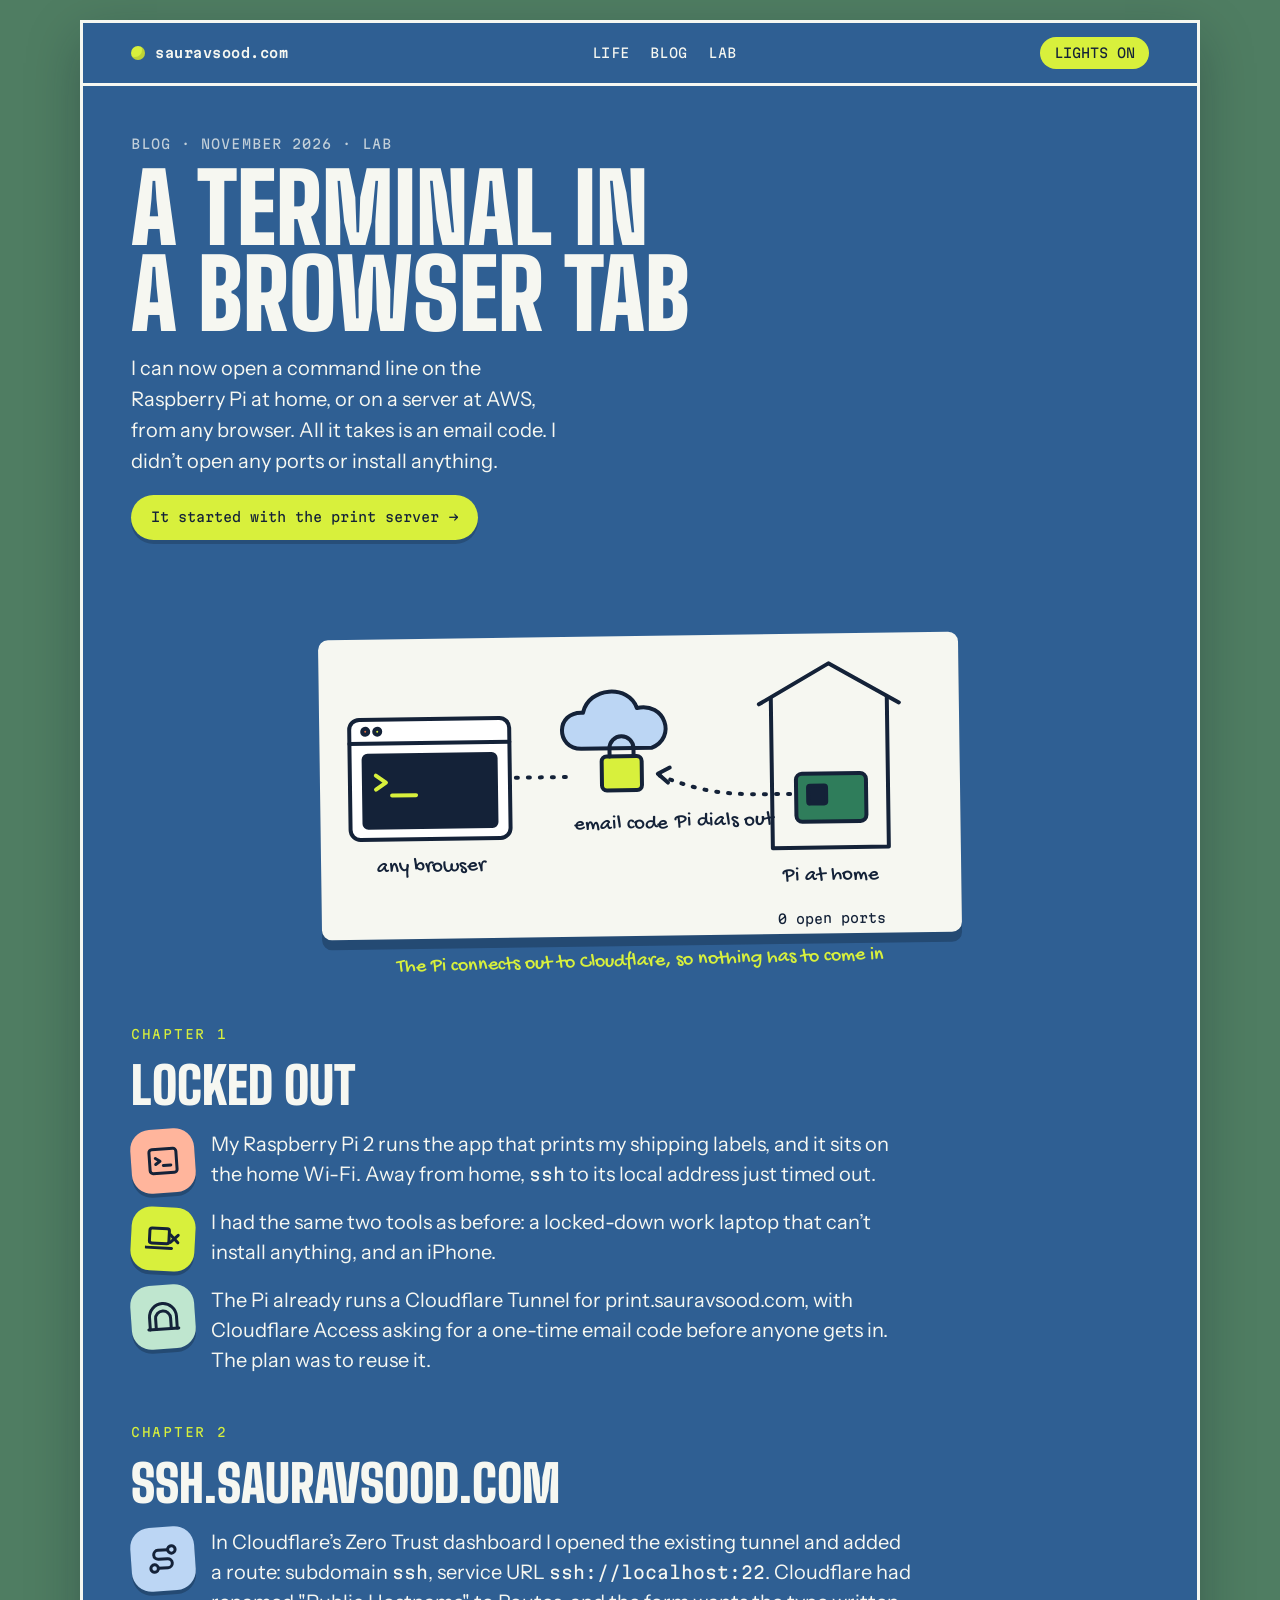
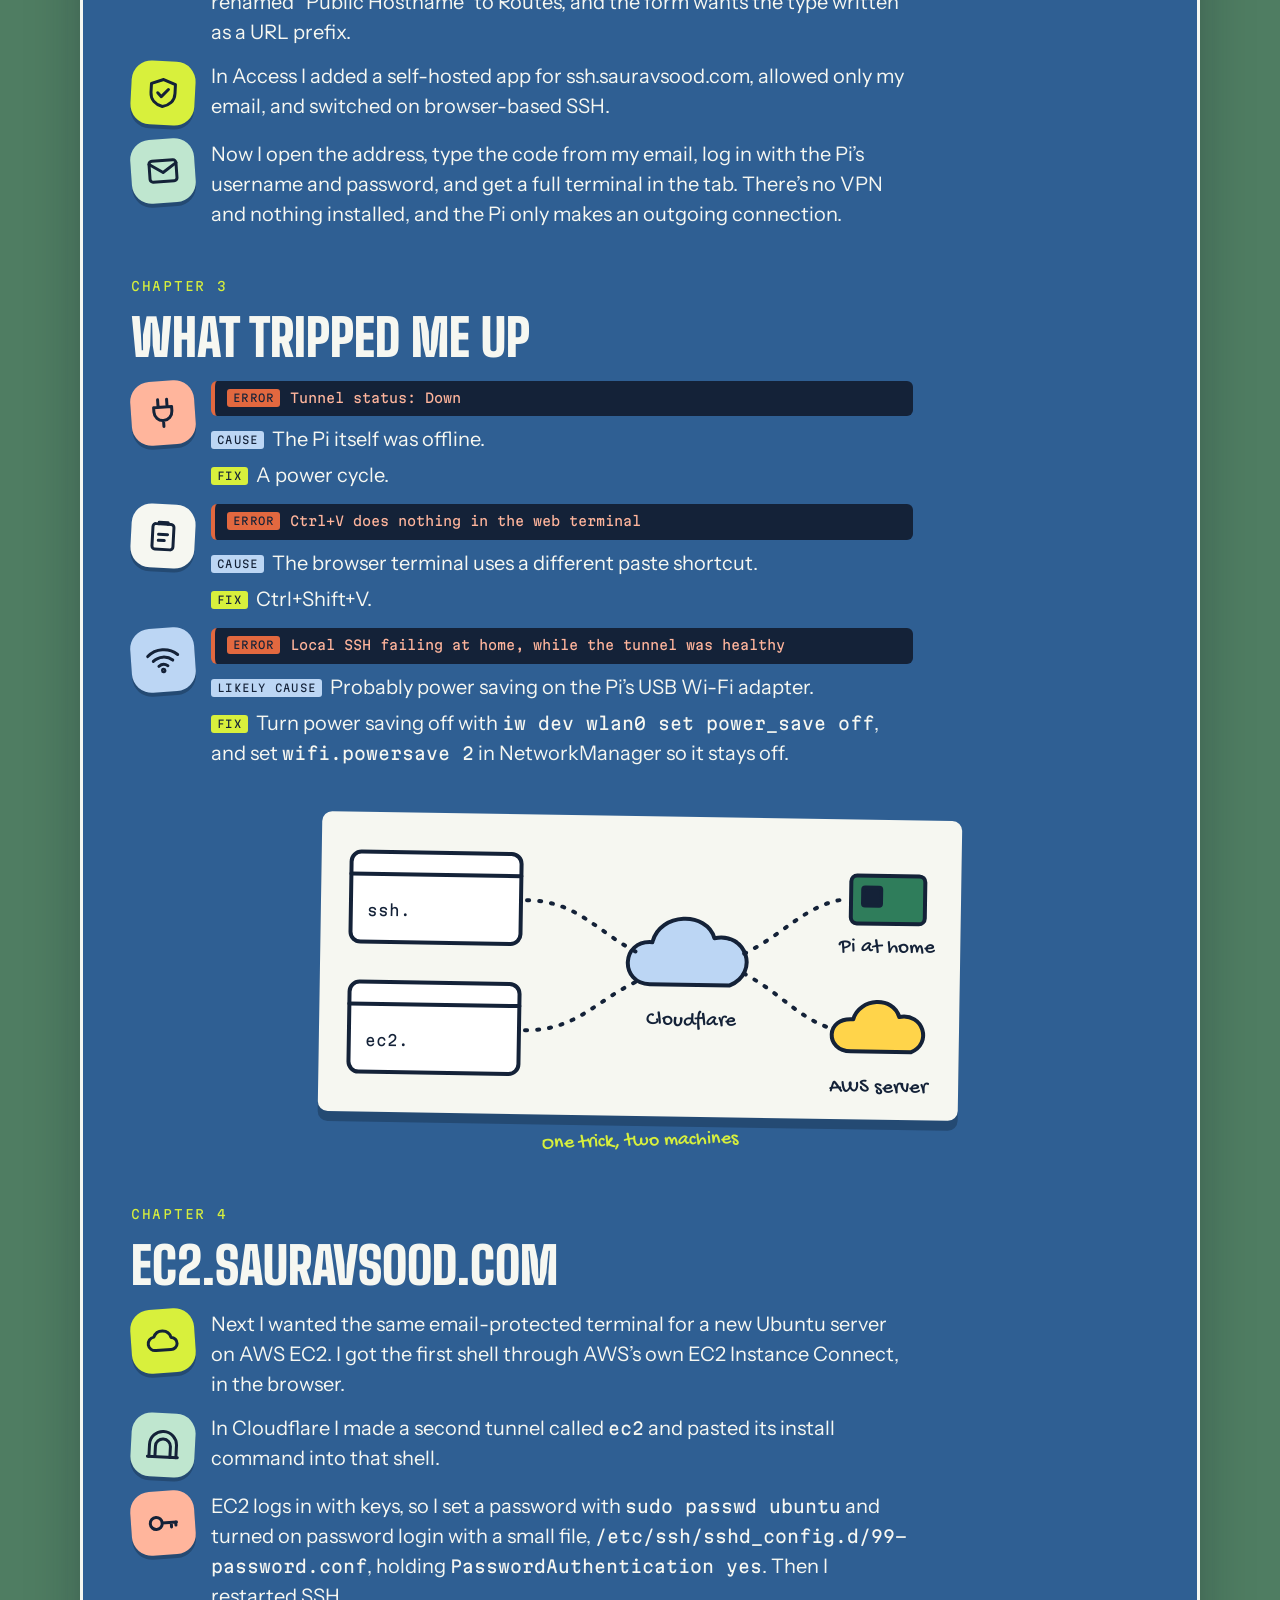
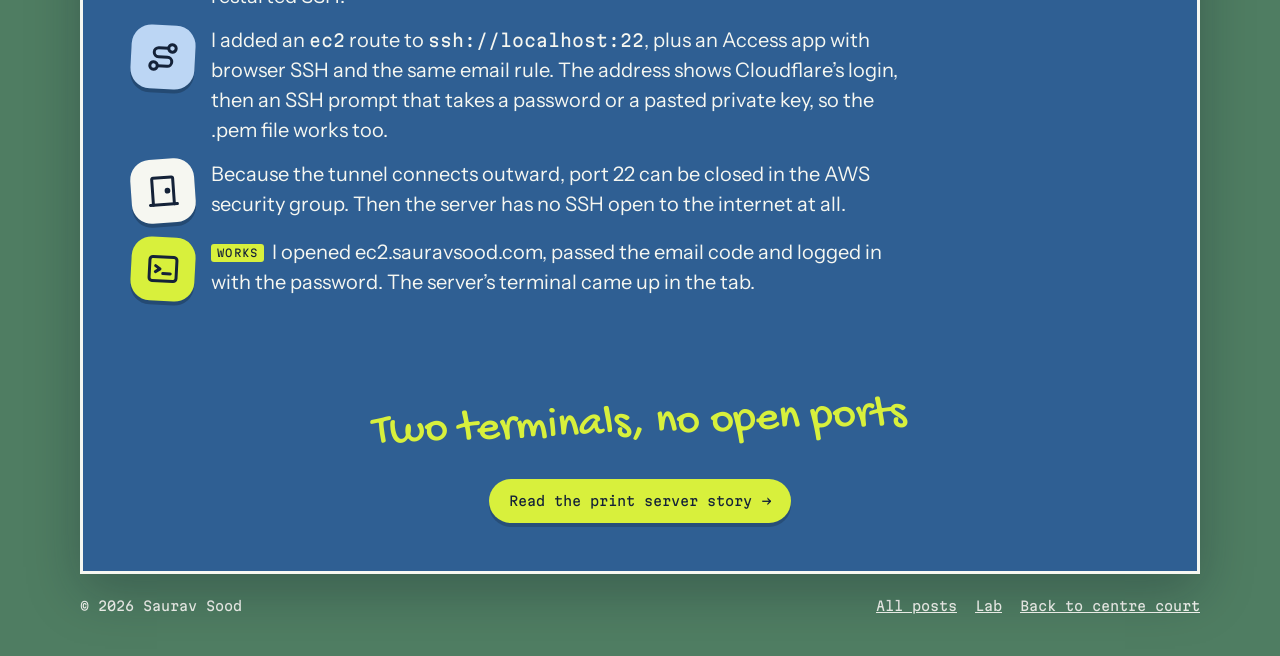
<file: blog/terminals/index.html>
<!doctype html>
<html lang="en">
<head>
<!-- Google tag (gtag.js) -->
<script async src="https://www.googletagmanager.com/gtag/js?id=G-K71K5101R8"></script>
<script>
  window.dataLayer = window.dataLayer || [];
  function gtag(){dataLayer.push(arguments);}
  gtag('js', new Date());

  gtag('config', 'G-K71K5101R8');
</script>
<meta charset="utf-8">
<meta name="viewport" content="width=device-width, initial-scale=1, viewport-fit=cover">
<link rel="icon" href="/favicon.ico" sizes="48x48">
<link rel="icon" href="/assets/icons/favicon.svg" type="image/svg+xml">
<link rel="icon" href="/assets/icons/favicon-32.png" type="image/png" sizes="32x32">
<link rel="apple-touch-icon" href="/apple-touch-icon.png">
<link rel="manifest" href="/site.webmanifest">
<title>A terminal in a browser tab · Saurav Sood</title>
<meta name="description" content="How I reach the Raspberry Pi at home and a server on AWS from any browser, with Cloudflare Tunnel and an email code, without opening ports or installing anything.">
<link rel="preconnect" href="https://fonts.googleapis.com">
<link rel="preconnect" href="https://fonts.gstatic.com" crossorigin>
<link rel="stylesheet" href="https://fonts.googleapis.com/css2?family=Big+Shoulders+Display:wght@800;900&family=Gochi+Hand&family=Instrument+Sans:wght@400;600&family=Martian+Mono:wght@400;600&display=swap">
<link rel="stylesheet" href="../../assets/css/site.css?v=20261111">
<link rel="stylesheet" href="../assets/blog.css?v=20261111c">
<link rel="stylesheet" href="../assets/story.css?v=20261121">
</head>
<body>
<svg width="0" height="0" style="position:absolute" aria-hidden="true">
  <symbol id="i-term" viewBox="0 0 24 24"><rect x="3" y="4" width="18" height="16" rx="2"/><path d="M7 10l3 2-3 2M12 15h5"/></symbol>
  <symbol id="i-nope" viewBox="0 0 24 24"><rect x="3" y="5" width="13" height="10" rx="1.5"/><path d="M1 18h17"/><path d="M17 9l5 5M22 9l-5 5"/></symbol>
  <symbol id="i-tunnel" viewBox="0 0 24 24"><path d="M3 20v-8a9 9 0 0 1 18 0v8"/><path d="M7 20v-7a5 5 0 0 1 10 0v7"/><path d="M2 20h20"/></symbol>
  <symbol id="i-route" viewBox="0 0 24 24"><circle cx="6" cy="18" r="2.5"/><circle cx="18" cy="6" r="2.5"/><path d="M8.5 18H15a3 3 0 0 0 0-6H9a3 3 0 0 1 0-6h6.5"/></symbol>
  <symbol id="i-mail" viewBox="0 0 24 24"><rect x="3" y="5" width="18" height="14" rx="2"/><path d="M3 7l9 6 9-6"/></symbol>
  <symbol id="i-shield" viewBox="0 0 24 24"><path d="M12 3l8 3v6c0 5-3.5 8-8 9-4.5-1-8-4-8-9V6z"/><path d="M8.5 12l2.5 2.5 4.5-5"/></symbol>
  <symbol id="i-plug" viewBox="0 0 24 24"><path d="M9 3v5M15 3v5M6 8h12v3a6 6 0 0 1-12 0zM12 17v4"/></symbol>
  <symbol id="i-paste" viewBox="0 0 24 24"><rect x="5" y="4" width="14" height="17" rx="2"/><path d="M9 4V3h6v1"/><path d="M9 11h6M9 15h4"/></symbol>
  <symbol id="i-wifi" viewBox="0 0 24 24"><path d="M2 9a15 15 0 0 1 20 0M5.5 12.5a10 10 0 0 1 13 0M9 16a5 5 0 0 1 6 0"/><circle cx="12" cy="19" r=".8" fill="currentColor"/></symbol>
  <symbol id="i-cloud" viewBox="0 0 24 24"><path d="M7 18h10a4 4 0 0 0 .5-8 6 6 0 0 0-11.4-1A4.5 4.5 0 0 0 7 18z"/></symbol>
  <symbol id="i-key" viewBox="0 0 24 24"><circle cx="7.5" cy="12" r="4"/><path d="M11.5 12H21M17.5 12v3M20.5 12v2"/></symbol>
  <symbol id="i-door" viewBox="0 0 24 24"><path d="M5 21V4a1 1 0 0 1 1-1h12a1 1 0 0 1 1 1v17"/><path d="M3 21h18"/><circle cx="15" cy="12" r=".9" fill="currentColor"/><path d="M8 7l8 8M16 7l-8 8" stroke-opacity=".0"/></symbol>
  <symbol id="i-clock" viewBox="0 0 24 24"><circle cx="12" cy="12" r="9"/><path d="M12 7v5l3 2"/></symbol>
</svg>
<main class="court">
  <header class="topbar">
    <a class="wordmark" href="../../"><span class="dot" aria-hidden="true"></span>sauravsood.com</a>
    <ul class="nav">
      <li><a href="../../#life">Life</a></li>
      <li><a href="../../blog/">Blog</a></li>
      <li><a href="../../lab/">Lab</a></li>
    </ul>
    <button class="lights" id="lights" type="button" aria-pressed="false">Lights on</button>
  </header>

  <article>
    <header class="zone page-head post-head">
      <p class="eyebrow">Blog · November 2026 · Lab</p>
      <h1>A terminal in a browser tab</h1>
      <p class="lede">I can now open a command line on the Raspberry Pi at home, or on a server at AWS, from any browser. All it takes is an email code. I didn&rsquo;t open any ports or install anything.</p>
      <a class="try-it" href="../print/">It started with the print server <span aria-hidden="true">→</span></a>
    </header>

    <section class="zone story">
      <figure class="scene">
        <svg viewBox="0 0 640 300" role="img" aria-label="Drawing: a browser tab goes through a Cloudflare email-code lock and a tunnel to a Raspberry Pi at home; the Pi only connects outward">
          <g fill="none" stroke="#142238" stroke-width="4" stroke-linecap="round" stroke-linejoin="round">
            <rect x="30" y="80" width="160" height="120" rx="10" fill="#fff"/>
            <path d="M30 104h160"/><circle cx="46" cy="92" r="3" fill="#e2683f"/><circle cx="58" cy="92" r="3" fill="#d8f03c"/>
            <rect x="44" y="116" width="132" height="72" rx="4" fill="#142238"/>
            <path d="M56 136l10 7-10 7M72 156h24" stroke="#d8f03c"/>
            <path d="M262 112c-26 0-26-38 2-36 6-26 46-28 54-4 28-6 40 30 14 40z" fill="#bcd6f4"/>
            <rect x="282" y="120" width="40" height="34" rx="5" fill="#d8f03c"/>
            <path d="M290 120v-8a12 12 0 0 1 24 0v8"/>
            <path d="M440 70l70-40 70 40"/>
            <path d="M452 64v150h116V64"/>
            <rect x="476" y="140" width="70" height="48" rx="6" fill="#2f7d5b"/>
            <rect x="488" y="152" width="18" height="18" rx="2" fill="#142238"/>
            <path d="M196 140h50" stroke-dasharray="2 10"/>
            <path d="M470 160c-60 0-80 0-130-20" stroke-dasharray="2 10"/>
            <path d="M350 132l-12 6 10 9"/>
          </g>
          <g font-family="Gochi Hand, cursive" font-size="21" fill="#142238" text-anchor="middle">
            <text x="110" y="232">any browser</text>
            <text x="300" y="192">email code</text>
            <text x="510" y="246">Pi at home</text>
            <text x="404" y="190">Pi dials out</text>
          </g>
          <text x="510" y="290" font-family="Martian Mono, monospace" font-size="13" fill="#142238" text-anchor="middle">0 open ports</text>
        </svg>
        <figcaption>The Pi connects out to Cloudflare, so nothing has to come in</figcaption>
      </figure>

      <div class="chapter">
        <span class="chapter-no">Chapter 1</span>
        <h2>Locked out</h2>
        <ul class="beats">
          <li class="beat"><span class="sticker coral"><svg><use href="#i-term"/></svg></span><p>My Raspberry Pi 2 runs the app that prints my shipping labels, and it sits on the home Wi-Fi. Away from home, <code>ssh</code> to its local address just timed out.</p></li>
          <li class="beat"><span class="sticker sun"><svg><use href="#i-nope"/></svg></span><p>I had the same two tools as before: a locked-down work laptop that can&rsquo;t install anything, and an iPhone.</p></li>
          <li class="beat"><span class="sticker mint"><svg><use href="#i-tunnel"/></svg></span><p>The Pi already runs a Cloudflare Tunnel for print.sauravsood.com, with Cloudflare Access asking for a one-time email code before anyone gets in. The plan was to reuse it.</p></li>
        </ul>
      </div>

      <div class="chapter">
        <span class="chapter-no">Chapter 2</span>
        <h2>ssh.sauravsood.com</h2>
        <ul class="beats">
          <li class="beat"><span class="sticker sky"><svg><use href="#i-route"/></svg></span><p>In Cloudflare&rsquo;s Zero Trust dashboard I opened the existing tunnel and added a route: subdomain <code>ssh</code>, service URL <code>ssh://localhost:22</code>. Cloudflare had renamed &quot;Public Hostname&quot; to Routes, and the form wants the type written as a URL prefix.</p></li>
          <li class="beat"><span class="sticker sun"><svg><use href="#i-shield"/></svg></span><p>In Access I added a self-hosted app for ssh.sauravsood.com, allowed only my email, and switched on browser-based SSH.</p></li>
          <li class="beat"><span class="sticker mint"><svg><use href="#i-mail"/></svg></span><p>Now I open the address, type the code from my email, log in with the Pi&rsquo;s username and password, and get a full terminal in the tab. There&rsquo;s no VPN and nothing installed, and the Pi only makes an outgoing connection.</p></li>
        </ul>
      </div>

      <div class="chapter">
        <span class="chapter-no">Chapter 3</span>
        <h2>What tripped me up</h2>
        <ul class="beats">
          <li class="beat"><span class="sticker coral"><svg><use href="#i-plug"/></svg></span><p><span class="err">Tunnel status: Down</span><span class="step"><span class="tag cause">Cause</span>The Pi itself was offline.</span><span class="step"><span class="tag fix">Fix</span>A power cycle.</span></p></li>
          <li class="beat"><span class="sticker chalk"><svg><use href="#i-paste"/></svg></span><p><span class="err">Ctrl+V does nothing in the web terminal</span><span class="step"><span class="tag cause">Cause</span>The browser terminal uses a different paste shortcut.</span><span class="step"><span class="tag fix">Fix</span>Ctrl+Shift+V.</span></p></li>
          <li class="beat"><span class="sticker sky"><svg><use href="#i-wifi"/></svg></span><p><span class="err">Local SSH failing at home, while the tunnel was healthy</span><span class="step"><span class="tag cause">Likely cause</span>Probably power saving on the Pi&rsquo;s USB Wi-Fi adapter.</span><span class="step"><span class="tag fix">Fix</span>Turn power saving off with <code>iw dev wlan0 set power_save off</code>, and set <code>wifi.powersave 2</code> in NetworkManager so it stays off.</span></p></li>
        </ul>
      </div>

      <figure class="scene tilt-r">
        <svg viewBox="0 0 640 300" role="img" aria-label="Drawing: two browser tabs, ssh and ec2, both go through Cloudflare; one reaches the Pi at home, the other a server in the AWS cloud">
          <g fill="none" stroke="#142238" stroke-width="4" stroke-linecap="round" stroke-linejoin="round">
            <rect x="30" y="40" width="170" height="90" rx="10" fill="#fff"/><path d="M30 62h170"/>
            <rect x="30" y="170" width="170" height="90" rx="10" fill="#fff"/><path d="M30 192h170"/>
            <path d="M330 168c-30 0-30-44 2-42 7-30 54-32 62-5 32-7 46 34 16 47z" fill="#bcd6f4"/>
            <path d="M206 86c50 0 70 30 110 50M206 216c50 0 70-30 110-50" stroke-dasharray="2 10"/>
            <path d="M424 136c40-20 60-50 100-56M424 156c40 20 60 50 100 56" stroke-dasharray="2 10"/>
            <rect x="530" y="56" width="74" height="48" rx="6" fill="#2f7d5b"/>
            <rect x="542" y="68" width="18" height="18" rx="2" fill="#142238"/>
            <path d="M532 232c-26 0-26-34 2-32 6-22 40-24 46-3 24-5 34 26 12 35z" fill="#ffd44a"/>
          </g>
          <g font-family="Martian Mono, monospace" font-size="15" fill="#142238">
            <text x="46" y="104">ssh.</text>
            <text x="46" y="234">ec2.</text>
          </g>
          <g font-family="Gochi Hand, cursive" font-size="21" fill="#142238" text-anchor="middle">
            <text x="372" y="208">Cloudflare</text>
            <text x="567" y="132">Pi at home</text>
            <text x="560" y="272">AWS server</text>
          </g>
        </svg>
        <figcaption>One trick, two machines</figcaption>
      </figure>

      <div class="chapter">
        <span class="chapter-no">Chapter 4</span>
        <h2>ec2.sauravsood.com</h2>
        <ul class="beats">
          <li class="beat"><span class="sticker sun"><svg><use href="#i-cloud"/></svg></span><p>Next I wanted the same email-protected terminal for a new Ubuntu server on AWS EC2. I got the first shell through AWS&rsquo;s own EC2 Instance Connect, in the browser.</p></li>
          <li class="beat"><span class="sticker mint"><svg><use href="#i-tunnel"/></svg></span><p>In Cloudflare I made a second tunnel called <code>ec2</code> and pasted its install command into that shell.</p></li>
          <li class="beat"><span class="sticker coral"><svg><use href="#i-key"/></svg></span><p>EC2 logs in with keys, so I set a password with <code>sudo passwd ubuntu</code> and turned on password login with a small file, <code>/etc/ssh/sshd_config.d/99-password.conf</code>, holding <code>PasswordAuthentication yes</code>. Then I restarted SSH.</p></li>
          <li class="beat"><span class="sticker sky"><svg><use href="#i-route"/></svg></span><p>I added an <code>ec2</code> route to <code>ssh://localhost:22</code>, plus an Access app with browser SSH and the same email rule. The address shows Cloudflare&rsquo;s login, then an SSH prompt that takes a password or a pasted private key, so the .pem file works too.</p></li>
          <li class="beat"><span class="sticker chalk"><svg><use href="#i-door"/></svg></span><p>Because the tunnel connects outward, port 22 can be closed in the AWS security group. Then the server has no SSH open to the internet at all.</p></li>
          <li class="beat"><span class="sticker sun"><svg><use href="#i-term"/></svg></span><p><span class="tag fix">Works</span>I opened ec2.sauravsood.com, passed the email code and logged in with the password. The server&rsquo;s terminal came up in the tab.</p></li>
        </ul>
      </div>

    </section>

    <footer class="zone post-sign">
      <p class="hand sign">Two terminals, no open ports</p>
      <a class="try-it" href="../print/">Read the print server story <span aria-hidden="true">→</span></a>
    </footer>
  </article>
</main>

<footer class="foot">
  <span>© 2026 Saurav Sood</span>
  <ul><li><a href="../../blog/">All posts</a></li><li><a href="../../lab/">Lab</a></li><li><a href="../../">Back to centre court</a></li></ul>
</footer>
<script src="../../assets/js/site.js"></script>
  <script src="https://kids.sauravsood.com/feedback/bubble.js" data-color="#d8f03c" data-ink="#142238" data-accent="#2f5f93" defer></script>
</body>
</html>
</file>
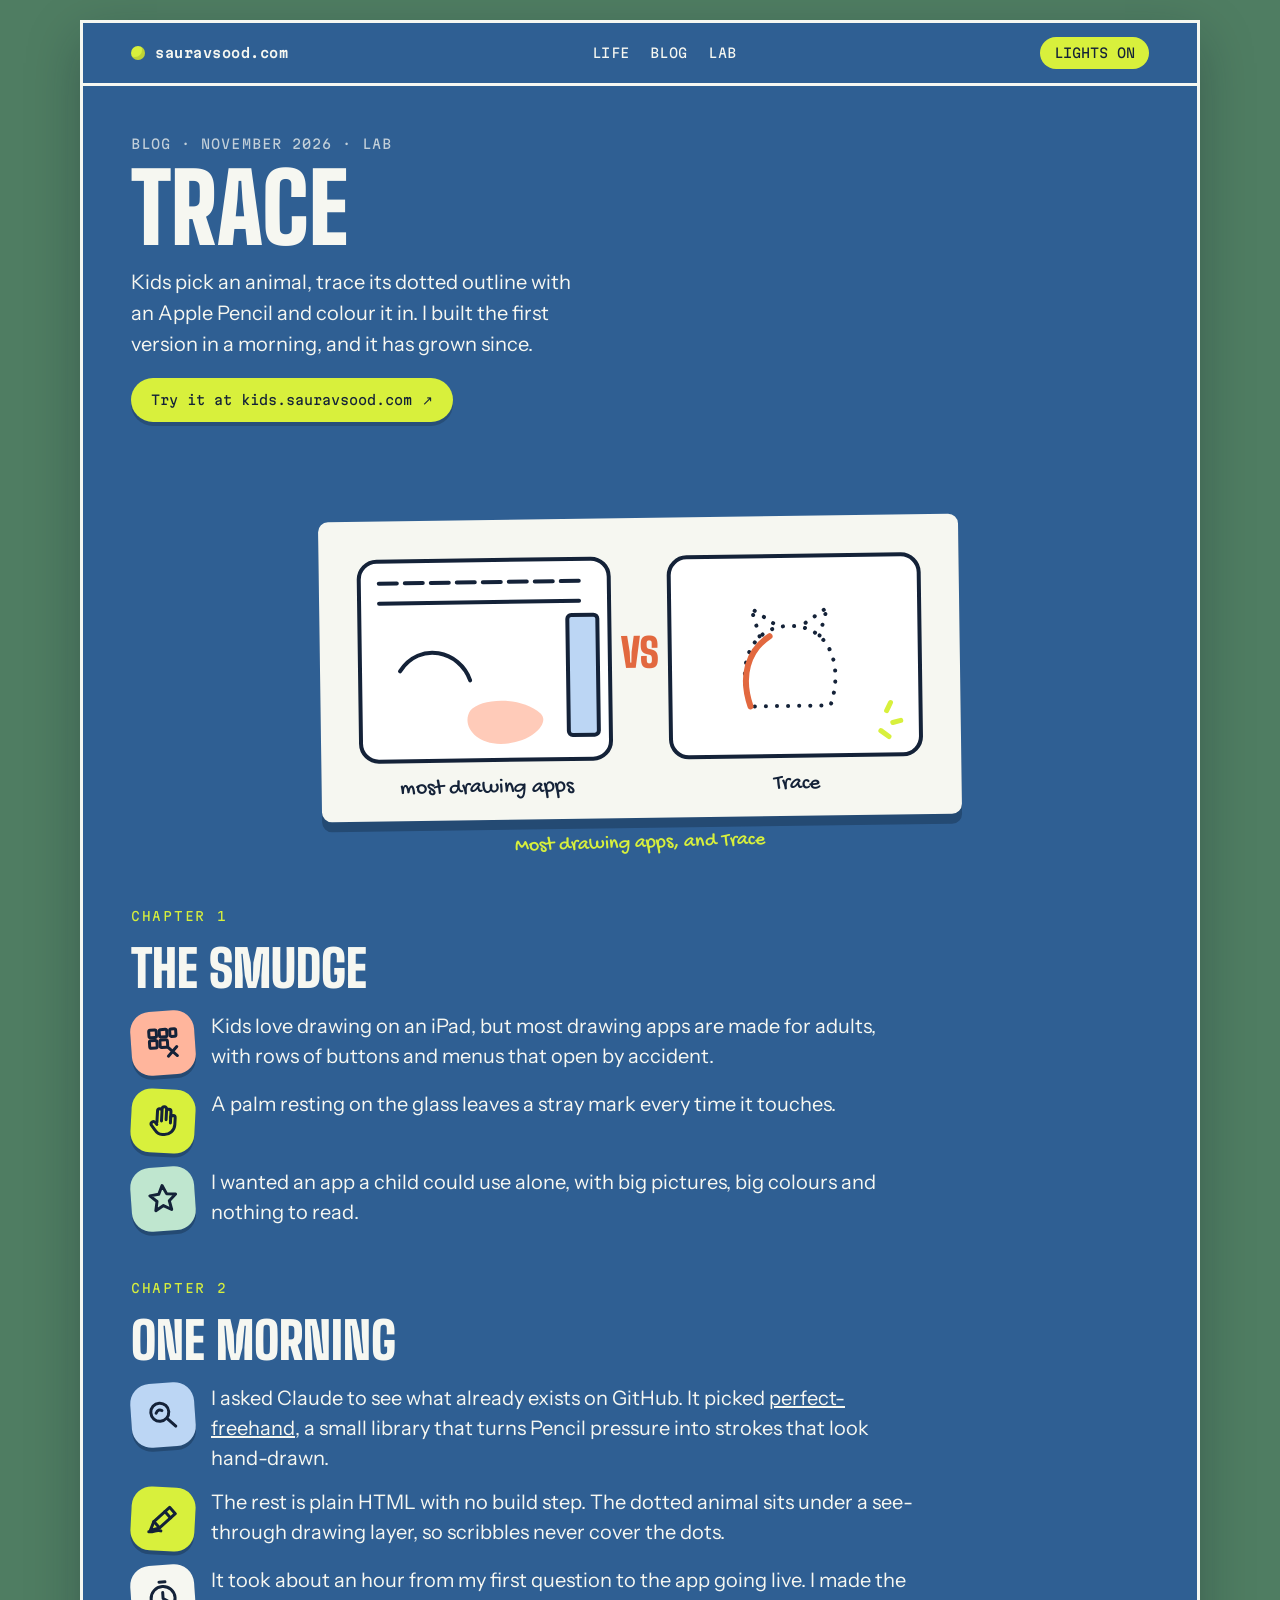
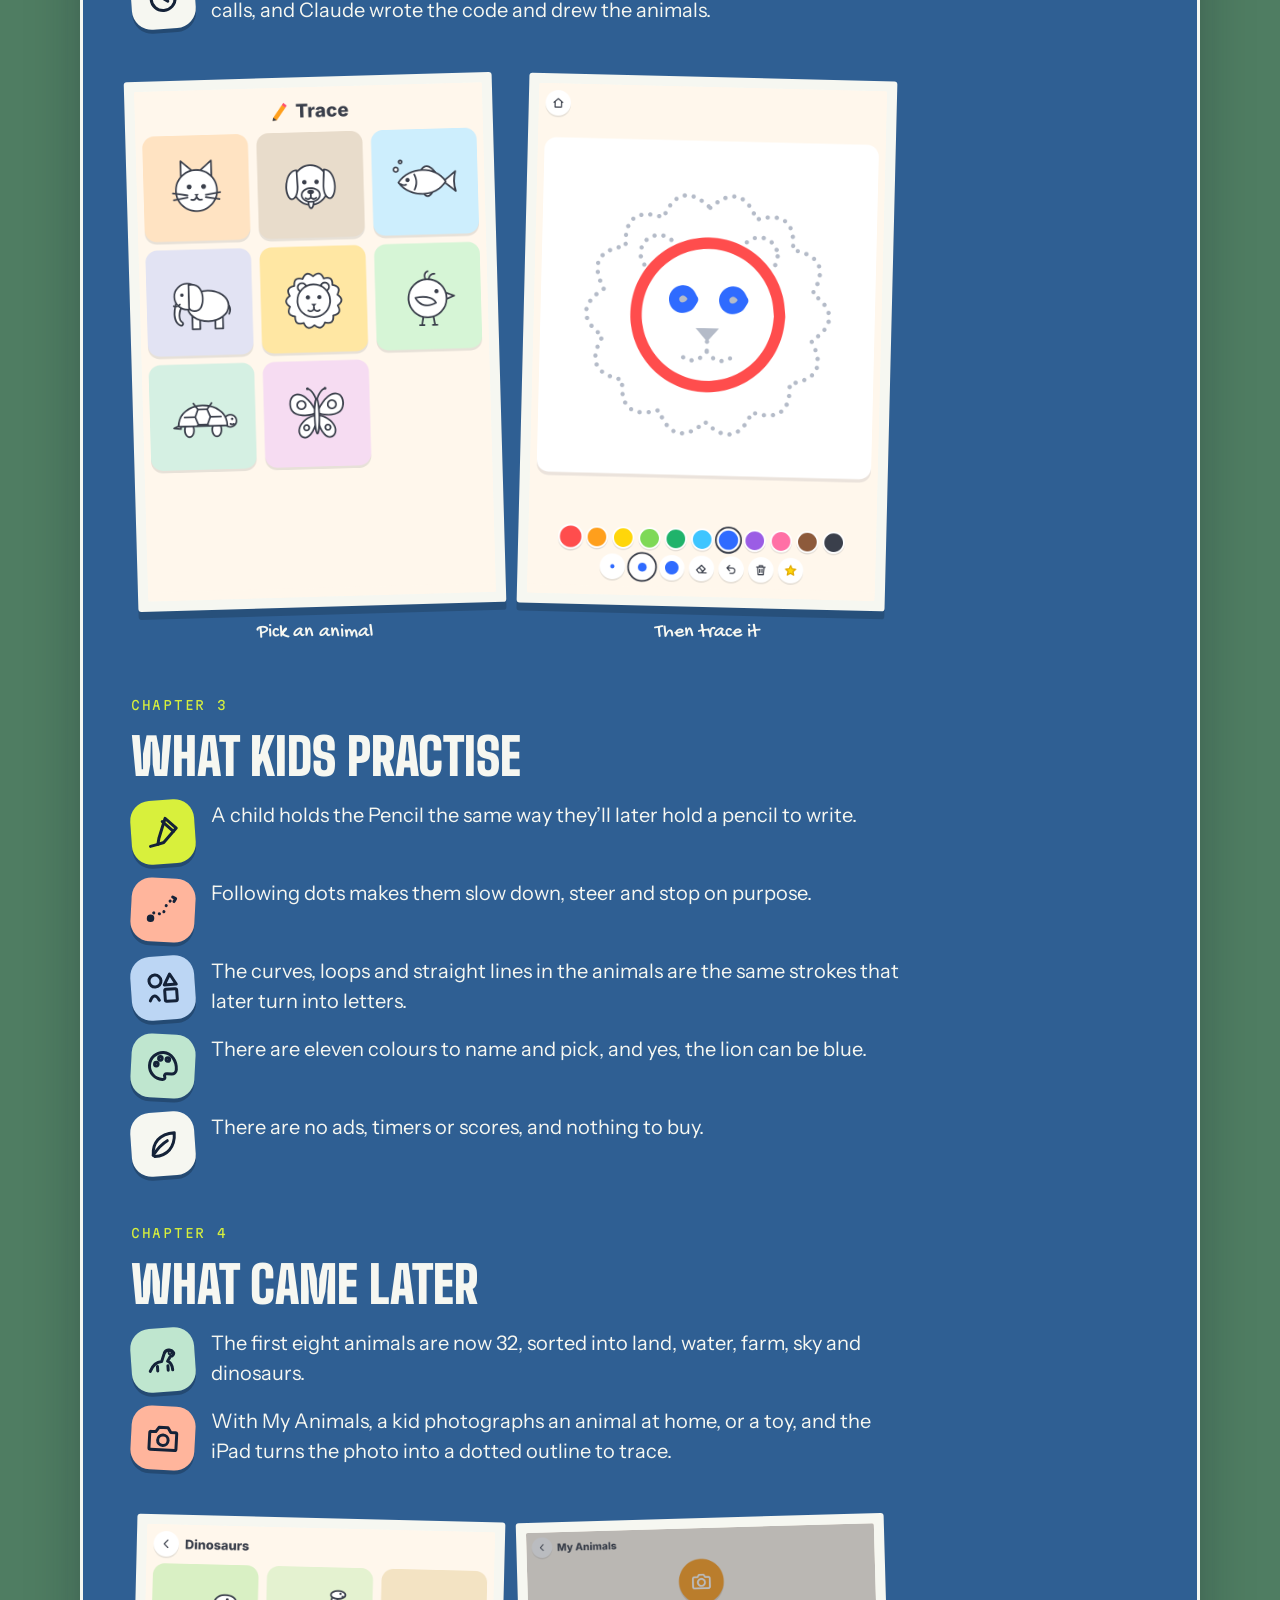
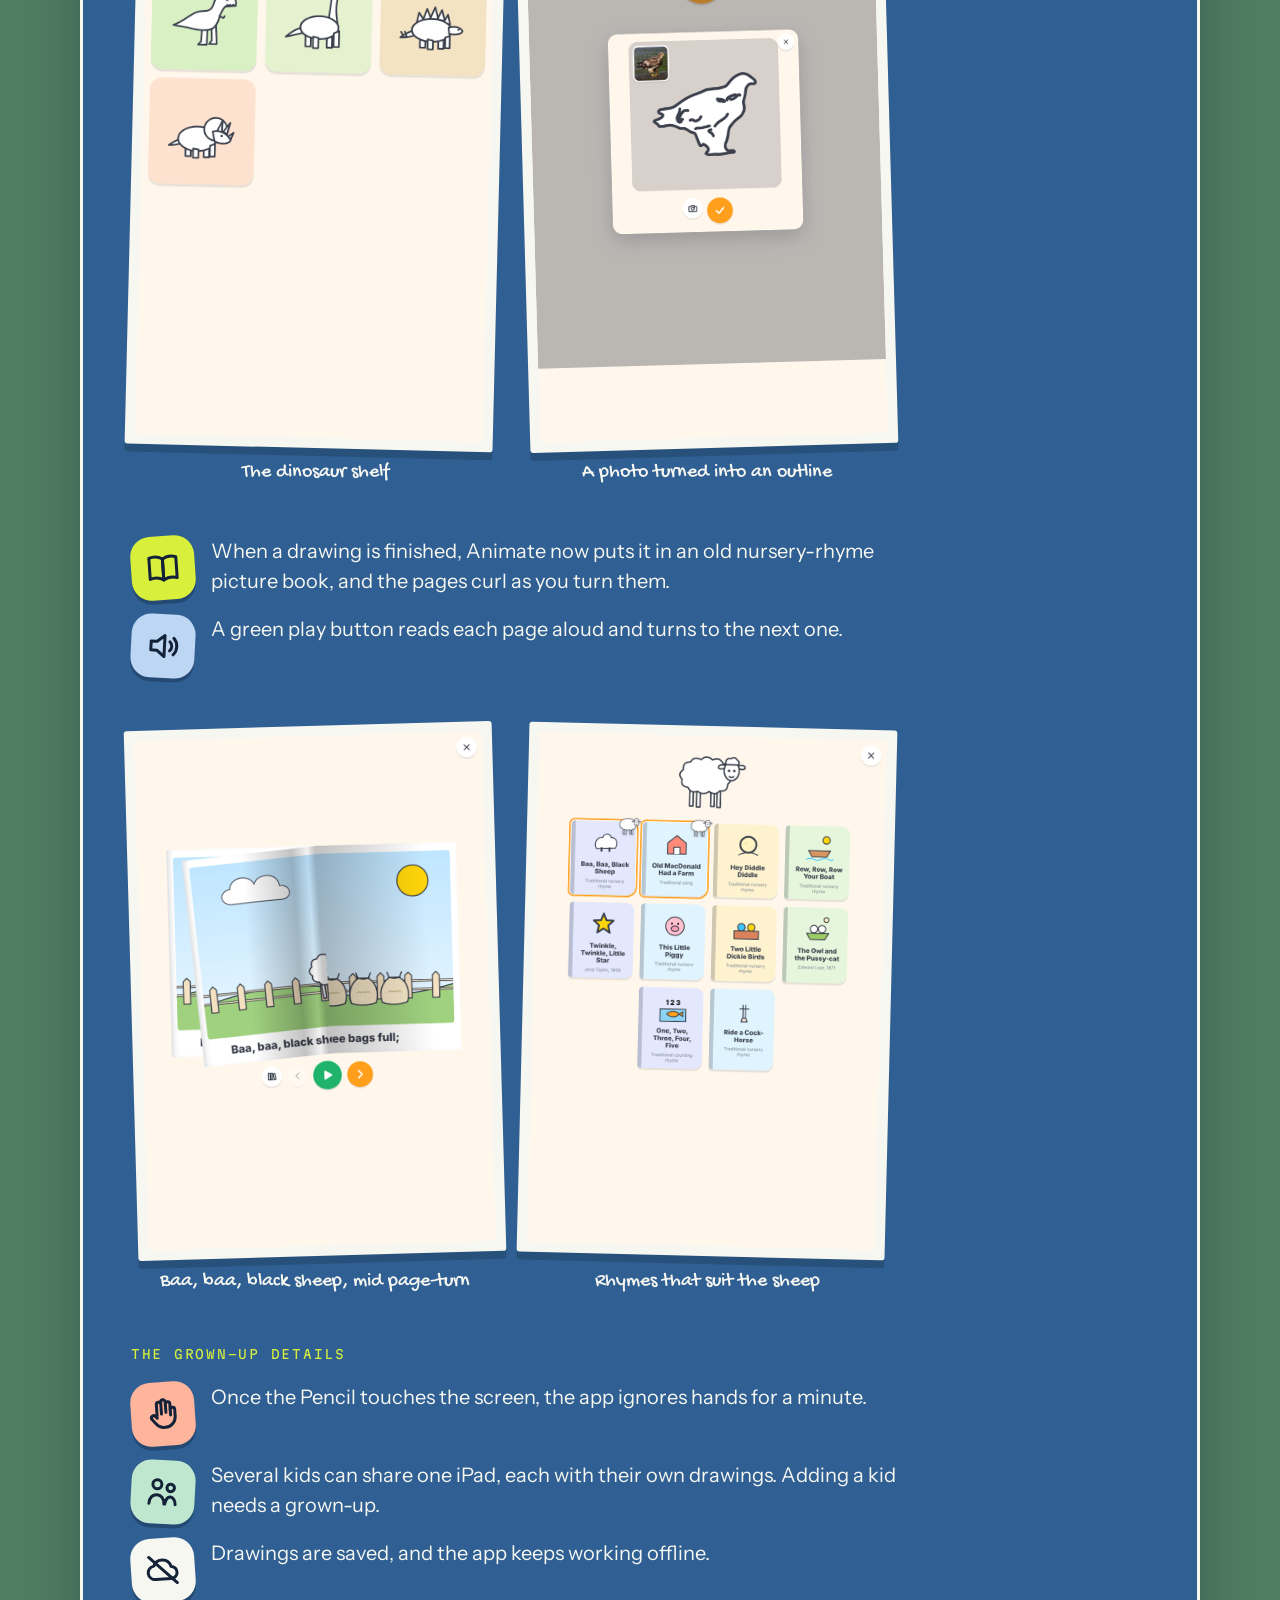
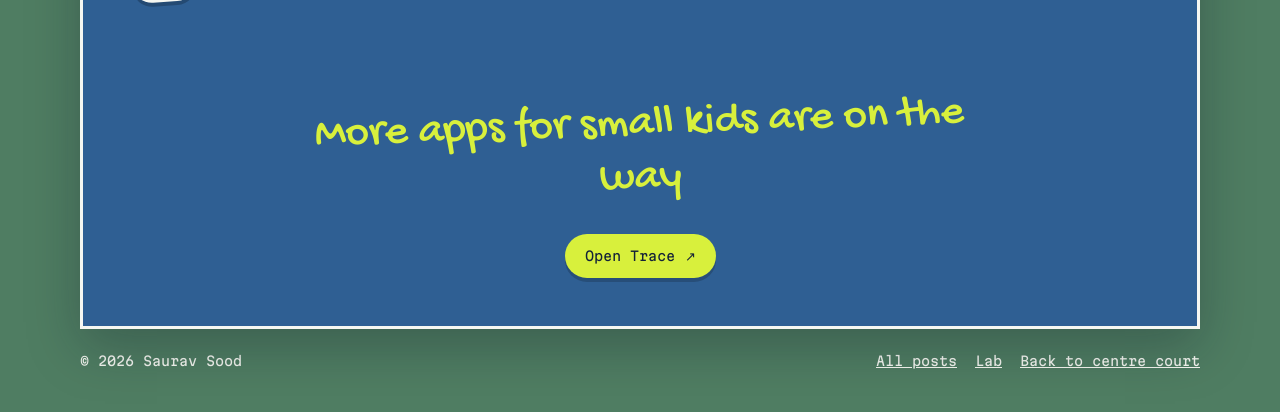
<file: blog/trace/index.html>
<!doctype html>
<html lang="en">
<head>
<!-- Google tag (gtag.js) -->
<script async src="https://www.googletagmanager.com/gtag/js?id=G-K71K5101R8"></script>
<script>
  window.dataLayer = window.dataLayer || [];
  function gtag(){dataLayer.push(arguments);}
  gtag('js', new Date());

  gtag('config', 'G-K71K5101R8');
</script>
<meta charset="utf-8">
<meta name="viewport" content="width=device-width, initial-scale=1, viewport-fit=cover">
<link rel="icon" href="/favicon.ico" sizes="48x48">
<link rel="icon" href="/assets/icons/favicon.svg" type="image/svg+xml">
<link rel="icon" href="/assets/icons/favicon-32.png" type="image/png" sizes="32x32">
<link rel="apple-touch-icon" href="/apple-touch-icon.png">
<link rel="manifest" href="/site.webmanifest">
<title>Trace: a tracing app for little hands · Saurav Sood</title>
<meta name="description" content="Trace is a small web app where kids pick an animal and trace its dotted outline with an Apple Pencil. What it does, how it helps, and how it was built.">
<link rel="preconnect" href="https://fonts.googleapis.com">
<link rel="preconnect" href="https://fonts.gstatic.com" crossorigin>
<link rel="stylesheet" href="https://fonts.googleapis.com/css2?family=Big+Shoulders+Display:wght@800;900&family=Gochi+Hand&family=Instrument+Sans:wght@400;600&family=Martian+Mono:wght@400;600&display=swap">
<link rel="stylesheet" href="../../assets/css/site.css?v=20261111">
<link rel="stylesheet" href="../assets/blog.css?v=20261111c">
<link rel="stylesheet" href="../assets/story.css?v=20261121">
</head>
<body>
<svg width="0" height="0" style="position:absolute" aria-hidden="true">
  <symbol id="i-palm" viewBox="0 0 24 24"><path d="M8 13V5.5a1.5 1.5 0 0 1 3 0V12M11 11V4a1.5 1.5 0 0 1 3 0v7M14 11V5.5a1.5 1.5 0 0 1 3 0V13"/><path d="M17 9.5a1.5 1.5 0 0 1 3 0V14a7 7 0 0 1-7 7h-1a6 6 0 0 1-5-2.7L4.3 15a1.6 1.6 0 0 1 2.6-1.8L8 14.5"/></symbol>
  <symbol id="i-buttons" viewBox="0 0 24 24"><rect x="3" y="3" width="5" height="5" rx="1"/><rect x="10" y="3" width="5" height="5" rx="1"/><rect x="17" y="3" width="4" height="5" rx="1"/><rect x="3" y="10" width="5" height="5" rx="1"/><rect x="10" y="10" width="5" height="5" rx="1"/><path d="M15 15l6 6M21 15l-6 6"/></symbol>
  <symbol id="i-search" viewBox="0 0 24 24"><circle cx="10" cy="10" r="6"/><path d="M14.5 14.5L20 20"/><path d="M7.5 10.5c1-2 2.5-2.5 4-1.5"/></symbol>
  <symbol id="i-crayon" viewBox="0 0 24 24"><path d="M4 20l2-6L16 4l4 4-10 10z"/><path d="M13 7l4 4M6 14l4 4"/><path d="M3 21c4 0 5-2 8-1"/></symbol>
  <symbol id="i-timer" viewBox="0 0 24 24"><circle cx="12" cy="13" r="8"/><path d="M12 9v4l3 2M10 2h4"/></symbol>
  <symbol id="i-grip" viewBox="0 0 24 24"><path d="M14 3l7 7-9 9-4 1 1-4z"/><path d="M12 5l7 7"/><path d="M3 21l5-1"/></symbol>
  <symbol id="i-dots" viewBox="0 0 24 24"><path d="M4 18c3-10 7 2 9-6s5-6 7-8" stroke-dasharray=".1 4"/><circle cx="4" cy="18" r="1.5"/><path d="M18 3l2 1-1 2"/></symbol>
  <symbol id="i-shapes" viewBox="0 0 24 24"><circle cx="7" cy="7" r="4"/><rect x="13" y="13" width="8" height="8" rx="1"/><path d="M17 3l4 7h-8z"/><path d="M3 20c2-4 4-4 6 0"/></symbol>
  <symbol id="i-palette" viewBox="0 0 24 24"><path d="M12 3a9 9 0 0 0 0 18c1.5 0 2-1 1.5-2s0-2 1.5-2H18a3 3 0 0 0 3-3c0-6-4-11-9-11z"/><circle cx="7.5" cy="11" r="1.2"/><circle cx="10" cy="7" r="1.2"/><circle cx="15" cy="7.5" r="1.2"/></symbol>
  <symbol id="i-leaf" viewBox="0 0 24 24"><path d="M5 19c0-8 5-14 15-14 0 10-6 15-14 15"/><path d="M5 19c3-4 6-7 10-9"/></symbol>
  <symbol id="i-dino" viewBox="0 0 24 24"><path d="M3 19c2-4 5-6 8-6l2-5c1-3 5-3 6-1 1 1 0 3-2 3l-2 3c2 1 3 3 3 6"/><path d="M8 19v-3M15 19v-3"/><circle cx="17" cy="7.5" r=".6" fill="currentColor"/></symbol>
  <symbol id="i-camera" viewBox="0 0 24 24"><path d="M4 8h3l2-3h6l2 3h3a1 1 0 0 1 1 1v10a1 1 0 0 1-1 1H4a1 1 0 0 1-1-1V9a1 1 0 0 1 1-1z"/><circle cx="12" cy="13.5" r="3.5"/></symbol>
  <symbol id="i-book" viewBox="0 0 24 24"><path d="M3 5c3-1 6-1 9 1v14c-3-2-6-2-9-1z"/><path d="M21 5c-3-1-6-1-9 1v14c3-2 6-2 9-1z"/></symbol>
  <symbol id="i-speaker" viewBox="0 0 24 24"><path d="M4 9h4l5-4v14l-5-4H4z"/><path d="M16.5 9a4 4 0 0 1 0 6M19 6.5a8 8 0 0 1 0 11"/></symbol>
  <symbol id="i-kids" viewBox="0 0 24 24"><circle cx="8" cy="7" r="3"/><circle cx="17" cy="9" r="2.5"/><path d="M3 20c0-4 2.5-6 5-6s5 2 5 6M13.5 20c.5-3 2-5 3.5-5s3.5 2 3.5 5"/></symbol>
  <symbol id="i-star" viewBox="0 0 24 24"><path d="M12 3l2.6 5.6 6 .7-4.5 4.1 1.2 6L12 16.4 6.7 19.4l1.2-6L3.4 9.3l6-.7z"/></symbol>
  <symbol id="i-offline" viewBox="0 0 24 24"><path d="M7 18h10a4 4 0 0 0 .5-8 6 6 0 0 0-11.4-1A4.5 4.5 0 0 0 7 18z"/><path d="M3 3l18 18"/></symbol>
</svg>
<main class="court">
  <header class="topbar">
    <a class="wordmark" href="../../"><span class="dot" aria-hidden="true"></span>sauravsood.com</a>
    <ul class="nav">
      <li><a href="../../#life">Life</a></li>
      <li><a href="../../blog/">Blog</a></li>
      <li><a href="../../lab/">Lab</a></li>
    </ul>
    <button class="lights" id="lights" type="button" aria-pressed="false">Lights on</button>
  </header>

  <article>
    <header class="zone page-head post-head">
      <p class="eyebrow">Blog · November 2026 · Lab</p>
      <h1>Trace</h1>
      <p class="lede">Kids pick an animal, trace its dotted outline with an Apple Pencil and colour it in. I built the first version in a morning, and it has grown since.</p>
      <a class="try-it" href="https://kids.sauravsood.com/trace/">Try it at kids.sauravsood.com <span aria-hidden="true">↗</span></a>
    </header>

    <section class="zone story">
      <figure class="scene">
        <svg viewBox="0 0 640 300" role="img" aria-label="Drawing: an iPad crowded with buttons and a palm smudge, next to a calm iPad with one dotted cat">
          <g fill="none" stroke="#142238" stroke-width="4" stroke-linecap="round" stroke-linejoin="round">
            <rect x="40" y="40" width="250" height="200" rx="18" fill="#fff"/>
            <path d="M60 62h18M86 62h18M112 62h18M138 62h18M164 62h18M190 62h18M216 62h18M242 62h18M60 82h200" />
            <rect x="248" y="96" width="30" height="120" rx="4" fill="#bcd6f4"/>
            <path d="M80 150c20-30 60-20 70 10" />
            <path d="M150 190c10-12 50-14 70 4 10 10-10 30-40 30-26 0-40-20-30-34z" fill="#ffb59c" stroke="none" opacity=".7"/>
            <rect x="350" y="40" width="250" height="200" rx="18" fill="#fff"/>
            <g stroke-dasharray=".1 11">
              <path d="M430 190c-14-40 0-80 40-80s54 40 40 80z"/>
              <path d="M440 120l-8-28 26 18M500 120l8-28-26 18"/>
            </g>
            <path d="M430 190c-10-30-2-56 20-70" stroke="#e2683f" stroke-width="6"/>
            <path d="M560 216l8 6M572 208l8-2M566 196l4-8" stroke="#d8f03c" stroke-width="5"/>
          </g>
          <g font-family="Gochi Hand, cursive" font-size="22" fill="#142238" text-anchor="middle">
            <text x="165" y="272">most drawing apps</text>
            <text x="475" y="272">Trace</text>
          </g>
          <text x="320" y="150" font-family="Big Shoulders Display, Impact, sans-serif" font-weight="900" font-size="40" fill="#e2683f" text-anchor="middle">VS</text>
        </svg>
        <figcaption>Most drawing apps, and Trace</figcaption>
      </figure>

      <div class="chapter">
        <span class="chapter-no">Chapter 1</span>
        <h2>The smudge</h2>
        <ul class="beats">
          <li class="beat"><span class="sticker coral"><svg><use href="#i-buttons"/></svg></span><p>Kids love drawing on an iPad, but most drawing apps are made for adults, with rows of buttons and menus that open by accident.</p></li>
          <li class="beat"><span class="sticker sun"><svg><use href="#i-palm"/></svg></span><p>A palm resting on the glass leaves a stray mark every time it touches.</p></li>
          <li class="beat"><span class="sticker mint"><svg><use href="#i-star"/></svg></span><p>I wanted an app a child could use alone, with big pictures, big colours and nothing to read.</p></li>
        </ul>
      </div>

      <div class="chapter">
        <span class="chapter-no">Chapter 2</span>
        <h2>One morning</h2>
        <ul class="beats">
          <li class="beat"><span class="sticker sky"><svg><use href="#i-search"/></svg></span><p>I asked Claude to see what already exists on GitHub. It picked <a href="https://github.com/steveruizok/perfect-freehand">perfect-freehand</a>, a small library that turns Pencil pressure into strokes that look hand-drawn.</p></li>
          <li class="beat"><span class="sticker sun"><svg><use href="#i-crayon"/></svg></span><p>The rest is plain HTML with no build step. The dotted animal sits under a see-through drawing layer, so scribbles never cover the dots.</p></li>
          <li class="beat"><span class="sticker chalk"><svg><use href="#i-timer"/></svg></span><p>It took about an hour from my first question to the app going live. I made the calls, and Claude wrote the code and drew the animals.</p></li>
        </ul>
      </div>

      <div class="photo-grid two">
        <figure class="photo screen tilt-l">
          <button class="frame" type="button" data-src="photos/01.png" aria-label="Open screenshot: Pick one.">
            <img src="photos/01.png" alt="Animal outlines on coloured tiles" loading="lazy">
            <span class="empty-note">photos/01.png</span>
          </button>
          <figcaption>Pick an animal</figcaption>
        </figure>
        <figure class="photo screen tilt-r">
          <button class="frame" type="button" data-src="photos/02.png" aria-label="Open screenshot: Trace it.">
            <img src="photos/02.png" alt="The lion as a dotted outline, partly traced in red and blue" loading="lazy">
            <span class="empty-note">photos/02.png</span>
          </button>
          <figcaption>Then trace it</figcaption>
        </figure>
      </div>

      <div class="chapter">
        <span class="chapter-no">Chapter 3</span>
        <h2>What kids practise</h2>
        <ul class="beats">
          <li class="beat"><span class="sticker sun"><svg><use href="#i-grip"/></svg></span><p>A child holds the Pencil the same way they&rsquo;ll later hold a pencil to write.</p></li>
          <li class="beat"><span class="sticker coral"><svg><use href="#i-dots"/></svg></span><p>Following dots makes them slow down, steer and stop on purpose.</p></li>
          <li class="beat"><span class="sticker sky"><svg><use href="#i-shapes"/></svg></span><p>The curves, loops and straight lines in the animals are the same strokes that later turn into letters.</p></li>
          <li class="beat"><span class="sticker mint"><svg><use href="#i-palette"/></svg></span><p>There are eleven colours to name and pick, and yes, the lion can be blue.</p></li>
          <li class="beat"><span class="sticker chalk"><svg><use href="#i-leaf"/></svg></span><p>There are no ads, timers or scores, and nothing to buy.</p></li>
        </ul>
      </div>

      <div class="chapter">
        <span class="chapter-no">Chapter 4</span>
        <h2>What came later</h2>
        <ul class="beats">
          <li class="beat"><span class="sticker mint"><svg><use href="#i-dino"/></svg></span><p>The first eight animals are now 32, sorted into land, water, farm, sky and dinosaurs.</p></li>
          <li class="beat"><span class="sticker coral"><svg><use href="#i-camera"/></svg></span><p>With My Animals, a kid photographs an animal at home, or a toy, and the iPad turns the photo into a dotted outline to trace.</p></li>
        </ul>
      </div>

      <div class="photo-grid two">
        <figure class="photo screen tilt-r">
          <button class="frame" type="button" data-src="photos/03.png" aria-label="Open screenshot: Dinosaurs, obviously.">
            <img src="photos/03.png" alt="Dinosaur outlines on coloured tiles" loading="lazy">
            <span class="empty-note">photos/03.png</span>
          </button>
          <figcaption>The dinosaur shelf</figcaption>
        </figure>
        <figure class="photo screen tilt-l">
          <button class="frame" type="button" data-src="photos/04.png" aria-label="Open screenshot: Your own animal.">
            <img src="photos/04.png" alt="A photo of a chicken turned into a traceable outline" loading="lazy">
            <span class="empty-note">photos/04.png</span>
          </button>
          <figcaption>A photo turned into an outline</figcaption>
        </figure>
      </div>

      <div class="chapter">
        <ul class="beats">
          <li class="beat"><span class="sticker sun"><svg><use href="#i-book"/></svg></span><p>When a drawing is finished, Animate now puts it in an old nursery-rhyme picture book, and the pages curl as you turn them.</p></li>
          <li class="beat"><span class="sticker sky"><svg><use href="#i-speaker"/></svg></span><p>A green play button reads each page aloud and turns to the next one.</p></li>
        </ul>
      </div>

      <div class="photo-grid two">
        <figure class="photo screen tilt-l">
          <button class="frame" type="button" data-src="photos/05.png" aria-label="Open screenshot: Turn the page.">
            <img src="photos/05.png" alt="A picture book open mid page-turn: Baa, baa, black sheep" loading="lazy">
            <span class="empty-note">photos/05.png</span>
          </button>
          <figcaption>Baa, baa, black sheep, mid page-turn</figcaption>
        </figure>
        <figure class="photo screen tilt-r">
          <button class="frame" type="button" data-src="photos/06.png" aria-label="Open screenshot: Pick a rhyme.">
            <img src="photos/06.png" alt="A shelf of nursery-rhyme books for the sheep" loading="lazy">
            <span class="empty-note">photos/06.png</span>
          </button>
          <figcaption>Rhymes that suit the sheep</figcaption>
        </figure>
      </div>

      <div class="chapter">
        <span class="chapter-no">The grown-up details</span>
        <ul class="beats">
          <li class="beat"><span class="sticker coral"><svg><use href="#i-palm"/></svg></span><p>Once the Pencil touches the screen, the app ignores hands for a minute.</p></li>
          <li class="beat"><span class="sticker mint"><svg><use href="#i-kids"/></svg></span><p>Several kids can share one iPad, each with their own drawings. Adding a kid needs a grown-up.</p></li>
          <li class="beat"><span class="sticker chalk"><svg><use href="#i-offline"/></svg></span><p>Drawings are saved, and the app keeps working offline.</p></li>
        </ul>
      </div>
    </section>

    <footer class="zone post-sign">
      <p class="hand sign">More apps for small kids are on the way</p>
      <a class="try-it" href="https://kids.sauravsood.com/trace/">Open Trace <span aria-hidden="true">↗</span></a>
    </footer>
  </article>
</main>

<dialog class="lightbox" id="lightbox" aria-label="Screenshot">
  <img id="lightbox-img" alt="">
  <form method="dialog"><button class="toy" type="submit">Close</button></form>
</dialog>

<footer class="foot">
  <span>© 2026 Saurav Sood</span>
  <ul><li><a href="../../blog/">All posts</a></li><li><a href="../../lab/">Lab</a></li><li><a href="../../">Back to centre court</a></li></ul>
</footer>
<script src="../../assets/js/site.js"></script>
<script src="../assets/blog.js"></script>
  <script src="https://kids.sauravsood.com/feedback/bubble.js" data-color="#d8f03c" data-ink="#142238" data-accent="#2f5f93" defer></script>
</body>
</html>
</file>
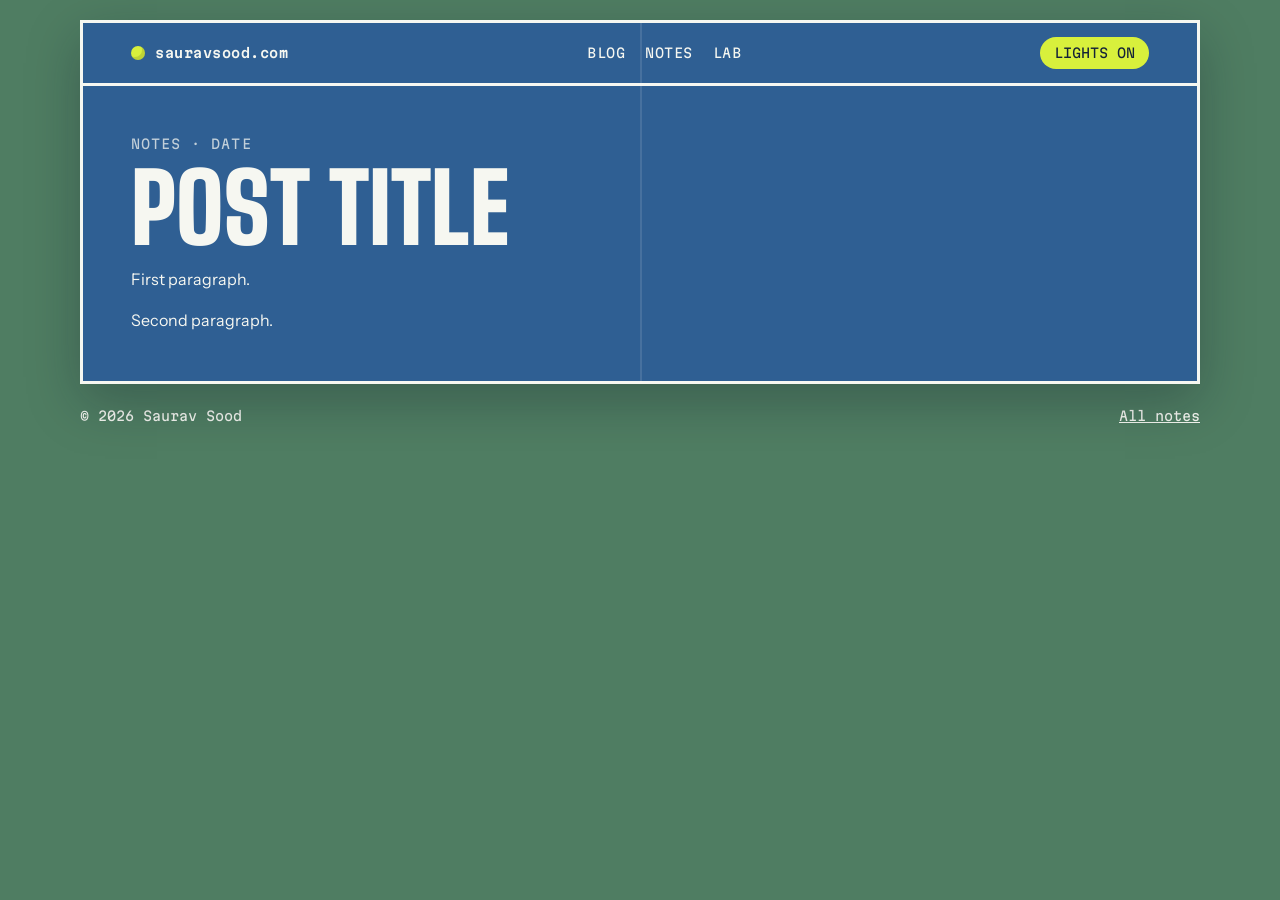
<file: notes/_template.html>
<!doctype html>
<html lang="en">
<head>
<!-- Google tag (gtag.js) -->
<script async src="https://www.googletagmanager.com/gtag/js?id=G-K71K5101R8"></script>
<script>
  window.dataLayer = window.dataLayer || [];
  function gtag(){dataLayer.push(arguments);}
  gtag('js', new Date());

  gtag('config', 'G-K71K5101R8');
</script>
<meta charset="utf-8">
<meta name="viewport" content="width=device-width, initial-scale=1, viewport-fit=cover">
<link rel="icon" href="/favicon.ico" sizes="48x48">
<link rel="icon" href="/assets/icons/favicon.svg" type="image/svg+xml">
<link rel="icon" href="/assets/icons/favicon-32.png" type="image/png" sizes="32x32">
<link rel="apple-touch-icon" href="/apple-touch-icon.png">
<link rel="manifest" href="/site.webmanifest">
<title>POST TITLE · Saurav Sood</title>
<link rel="preconnect" href="https://fonts.googleapis.com">
<link rel="preconnect" href="https://fonts.gstatic.com" crossorigin>
<link rel="stylesheet" href="https://fonts.googleapis.com/css2?family=Big+Shoulders+Display:wght@800;900&family=Gochi+Hand&family=Instrument+Sans:wght@400;600&family=Martian+Mono:wght@400;600&display=swap">
<!-- Copy to notes/<slug>/index.html, so asset paths are two levels up -->
<link rel="stylesheet" href="../../assets/css/site.css?v=20261111">
</head>
<body>
<main class="court">
  <header class="topbar">
    <a class="wordmark" href="../../"><span class="dot" aria-hidden="true"></span>sauravsood.com</a>
    <ul class="nav">
      <li><a href="../../blog/">Blog</a></li>
      <li><a href="../../notes/">Notes</a></li>
      <li><a href="../../lab/">Lab</a></li>
    </ul>
    <button class="lights" id="lights" type="button" aria-pressed="false">Lights on</button>
  </header>
  <article class="zone page-head">
    <p class="eyebrow">Notes · DATE</p>
    <h1>POST TITLE</h1>
    <div class="prose">
      <p>First paragraph.</p>
      <p>Second paragraph.</p>
    </div>
  </article>
</main>
<footer class="foot"><span>© 2026 Saurav Sood</span><ul><li><a href="../../notes/">All notes</a></li></ul></footer>
<script src="../../assets/js/site.js"></script>
  <script src="https://kids.sauravsood.com/feedback/bubble.js" data-color="#d8f03c" data-ink="#142238" data-accent="#2f5f93" defer></script>
</body>
</html>
</file>
<file: assets/css/site.css>
/* Layout: the page is a hard court seen from above. Green apron outside,
   blue court inside, chalk lines as structure. Text stays short:
   the hero, the work "draw" (newest first), the net, an off-court reel of picture cards,
   then writing and find-me links. */
:root {
  --apron: #4f7d62;        /* green surround */
  --court: #2f5f93;        /* hard-court blue */
  --court-deep: #284f7c;   /* shaded court for panels */
  --chalk: #f6f7f1;        /* line paint + light cards */
  --ink: #142238;          /* text on chalk */
  --ball: #d8f03c;         /* optic yellow */
  --crayon: #e2683f;       /* kids' crayon, used sparingly */
  --muted-on-court: rgba(246, 247, 241, .74);
  --muted-on-chalk: #4a5a70;
  --shadow: rgba(10, 20, 35, .28);
  --line-w: 3px;

  --display: "Big Shoulders Display", "Arial Narrow", Impact, sans-serif;
  --body: "Instrument Sans", "Segoe UI", system-ui, sans-serif;
  --mono: "Martian Mono", ui-monospace, "SFMono-Regular", Menlo, monospace;
  --hand: "Gochi Hand", "Comic Sans MS", cursive;

  --step--1: .82rem;
  --step-0: 1rem;
  --step-1: 1.25rem;
  --step-2: 1.6rem;
  --step-3: 2.3rem;
  --step-hero: clamp(3.6rem, 12vw, 9.5rem);
  color-scheme: light;
}

/* Night session: same court, floodlights on */
@media (prefers-color-scheme: dark) {
  :root:not([data-theme="light"]) {
    --apron: #0f1c17;
    --court: #1b3556;
    --court-deep: #152a45;
    --chalk: #e9ebe2;
    --ink: #0f1a2b;
    --ball: #e3fb4a;
    --crayon: #f0845f;
    --muted-on-court: rgba(233, 235, 226, .7);
    --muted-on-chalk: #44536a;
    --shadow: rgba(0, 0, 0, .5);
    color-scheme: dark;
  }
}
:root[data-theme="dark"] {
  --apron: #0f1c17;
  --court: #1b3556;
  --court-deep: #152a45;
  --chalk: #e9ebe2;
  --ink: #0f1a2b;
  --ball: #e3fb4a;
  --crayon: #f0845f;
  --muted-on-court: rgba(233, 235, 226, .7);
  --muted-on-chalk: #44536a;
  --shadow: rgba(0, 0, 0, .5);
  color-scheme: dark;
}

*, *::before, *::after { box-sizing: border-box; }

body {
  margin: 0;
  background: var(--apron);
  color: var(--chalk);
  font-family: var(--body);
  font-size: var(--step-0);
  line-height: 1.55;
  padding-inline: 16px;
  padding-block: 20px 40px;
  -webkit-font-smoothing: antialiased;
}

a { color: inherit; }
:focus-visible { outline: 3px solid var(--ball); outline-offset: 3px; border-radius: 4px; }
h1, h2, h3 { text-wrap: balance; margin: 0; }
p { margin: 0; }

/* ---------- The court ---------- */
.court {
  max-width: 1120px;
  margin-inline: auto;
  background: var(--court);
  border: var(--line-w) solid var(--chalk);
  box-shadow: 0 18px 50px var(--shadow);
  position: relative;
}
/* centre service line, faint, running the full height */
.court::before {
  content: "";
  position: absolute;
  inset: 0 auto 0 50%;
  width: 2px;
  background: var(--chalk);
  opacity: .12;
  pointer-events: none;
}
.zone { position: relative; padding: clamp(20px, 4vw, 48px); }
.zone + .zone { border-top: 2px solid rgba(246, 247, 241, .35); }

/* ---------- Top bar ---------- */
.topbar {
  display: flex;
  flex-wrap: wrap;
  align-items: center;
  justify-content: space-between;
  gap: 12px 24px;
  padding: 14px clamp(20px, 4vw, 48px);
  border-bottom: var(--line-w) solid var(--chalk);
  font-family: var(--mono);
  font-size: var(--step--1);
  letter-spacing: .04em;
}
.wordmark { font-weight: 600; text-decoration: none; display: inline-flex; align-items: center; gap: 10px; }
.wordmark .dot { width: 14px; height: 14px; border-radius: 50%; background: var(--ball); box-shadow: inset -3px -3px 0 rgba(0,0,0,.12); }
.nav { display: flex; flex-wrap: wrap; gap: 6px 20px; list-style: none; margin: 0; padding: 0; }
.nav a { text-decoration: none; text-transform: uppercase; }
.nav a:hover { text-decoration: underline; text-decoration-color: var(--ball); text-decoration-thickness: 3px; text-underline-offset: 5px; }
.lights {
  font: inherit;
  text-transform: uppercase;
  color: var(--ink);
  background: var(--ball);
  border: 0;
  border-radius: 999px;
  padding: 6px 14px;
  cursor: pointer;
}

/* ---------- Hero ---------- */
.hero {
  display: grid;
  grid-template-columns: minmax(0, 1fr);
  gap: 32px;
  align-items: center;
  min-height: 380px;
  overflow: hidden;
  touch-action: manipulation;
  cursor: crosshair;
}
.hero:has(.portrait) { grid-template-columns: minmax(0, 1.4fr) minmax(0, 1fr); }
.hero canvas { position: absolute; inset: 0; width: 100%; height: 100%; pointer-events: none; }
.hero > *:not(canvas) { position: relative; z-index: 1; }
.eyebrow {
  font-family: var(--mono);
  font-size: var(--step--1);
  letter-spacing: .08em;
  text-transform: uppercase;
  color: var(--muted-on-court);
}
.hero h1 {
  font-family: var(--display);
  font-weight: 900;
  font-size: var(--step-hero);
  line-height: .84;
  letter-spacing: -.01em;
  text-transform: uppercase;
  margin-bottom: 20px;
}
.hero h1 .surname { color: var(--ball); display: block; }
.lede { font-size: var(--step-1); max-width: 34ch; }
.hero .lede { color: var(--muted-on-court); }
.score {
  display: flex;
  flex-wrap: wrap;
  align-items: baseline;
  gap: 8px 22px;
  margin-top: 22px;
  font-family: var(--mono);
  font-size: var(--step--1);
  letter-spacing: .06em;
  text-transform: uppercase;
  color: var(--muted-on-court);
}
.score b { color: var(--chalk); font-size: 1.1rem; font-variant-numeric: tabular-nums; margin-left: 4px; }
.score b.lit { color: var(--ball); }
.hint {
  font-family: var(--hand);
  font-size: var(--step-1);
  letter-spacing: 0;
  text-transform: none;
  color: var(--ball);
  display: inline-block;
  transform: rotate(-3deg);
}
.portrait {
  margin: 0;
  justify-self: end;
  width: 100%;
  max-width: 320px;
  aspect-ratio: 4 / 5;
  border: var(--line-w) solid var(--chalk);
  background: var(--court-deep);
  position: relative;
}
.portrait img { width: 100%; height: 100%; object-fit: cover; display: block; }
.portrait::after {
  content: "";
  position: absolute;
  right: -16px;
  bottom: 22px;
  width: 44px;
  height: 44px;
  border-radius: 50%;
  background: var(--ball);
  box-shadow: inset -6px -6px 0 rgba(0,0,0,.14);
}

/* Scoreboard */
.scoreboard {
  background: #10261c;
  color: #f2f4ea;
  border: 4px solid #2a4434;
  border-radius: 6px;
  font-family: var(--mono);
  font-size: var(--step--1);
  box-shadow: 0 10px 0 rgba(0,0,0,.18);
  cursor: default;
}
.scoreboard h2 {
  font-family: var(--mono);
  font-size: var(--step--1);
  font-weight: 600;
  letter-spacing: .14em;
  text-transform: uppercase;
  padding: 10px 14px;
  border-bottom: 2px solid #2a4434;
  color: #a7b8a9;
}
.scoreboard dl { margin: 0; display: grid; grid-template-columns: auto 1fr; }
.scoreboard dt, .scoreboard dd {
  margin: 0;
  padding: 9px 14px;
  border-bottom: 1px solid #1f3a2b;
}
.scoreboard dt { color: #a7b8a9; text-transform: uppercase; letter-spacing: .06em; }
.scoreboard dd { text-align: right; color: #f2f4ea; font-variant-numeric: tabular-nums; }
.scoreboard dd.lit { color: #e3fb4a; font-weight: 600; font-size: 1.15rem; }
.scoreboard dl > :nth-last-child(-n+2) { border-bottom: 0; }

/* ---------- Section headings ---------- */
.side-label {
  display: flex;
  align-items: baseline;
  justify-content: space-between;
  flex-wrap: wrap;
  gap: 8px 20px;
  margin-bottom: 28px;
}
.side-label h2 {
  font-family: var(--display);
  font-weight: 800;
  font-size: var(--step-3);
  text-transform: uppercase;
  line-height: 1;
}
.side-label p { color: var(--muted-on-court); max-width: 46ch; }
.span-label { font-family: var(--mono); font-size: .72rem; letter-spacing: .1em; text-transform: uppercase; color: var(--muted-on-court); }

/* ---------- Work: the draw, newest stop first ---------- */
.draw {
  list-style: none;
  margin: 0;
  padding: 0;
  display: grid;
  grid-template-columns: repeat(6, minmax(0, 1fr));
  position: relative;
}
/* the line that joins the stops runs through the logos */
.draw::before {
  content: "";
  position: absolute;
  left: calc(100% / 12);
  right: calc(100% / 12);
  top: 58px;
  height: var(--line-w);
  background: var(--chalk);
  opacity: .5;
}
.stop { display: grid; justify-items: center; align-content: start; text-align: center; gap: 8px; padding-inline: 6px; position: relative; min-width: 0; }
.stop .when { font-family: var(--mono); font-size: .72rem; letter-spacing: .08em; text-transform: uppercase; color: var(--muted-on-court); font-variant-numeric: tabular-nums; }
.stop .logo {
  position: relative;
  display: grid;
  place-items: center;
  width: 64px;
  height: 64px;
  border-radius: 50%;
  border: var(--line-w) solid var(--chalk);
  background: var(--chalk);
  overflow: hidden;
  transition: transform .2s;
}
.stop .logo::before { content: attr(data-initials); font-family: var(--mono); font-size: .7rem; font-weight: 600; color: var(--ink); }
.stop .logo img { position: absolute; inset: 9px; width: calc(100% - 18px); height: calc(100% - 18px); object-fit: contain; background: var(--chalk); }
.stop:hover .logo { transform: translateY(-4px) rotate(-4deg); }
.stop .co { font-weight: 600; font-size: var(--step-1); line-height: 1.15; }
.stop .role { font-size: var(--step--1); color: var(--muted-on-court); line-height: 1.3; }
.stop.now .when { color: var(--ball); font-weight: 600; }
.stop.now .logo { border-color: var(--ball); box-shadow: 0 0 0 6px rgba(216, 240, 60, .28); }

/* ---------- The net ---------- */
.net {
  position: relative;
  height: 54px;
  background:
    repeating-linear-gradient(45deg, transparent 0 7px, rgba(246,247,241,.38) 7px 8px),
    repeating-linear-gradient(-45deg, transparent 0 7px, rgba(246,247,241,.38) 7px 8px),
    #0e1b2c;
  border-block: 6px solid var(--chalk);
  display: grid;
  place-items: center;
}
.net span {
  font-family: var(--mono);
  font-size: .72rem;
  letter-spacing: .16em;
  text-transform: uppercase;
  background: var(--chalk);
  color: var(--ink);
  padding: 4px 12px;
  border-radius: 3px;
}

/* ---------- Off court: the reel ---------- */
#life { position: relative; }
@media (min-width: 1000px) { #life .span-label { display: none; } }
.reel {
  display: grid;
  grid-auto-flow: column;
  grid-auto-columns: minmax(150px, 1fr);
  gap: 16px;
  overflow-x: auto;
  scroll-snap-type: x mandatory;
  padding-bottom: 8px;
}
.card {
  font: inherit;
  text-align: left;
  aspect-ratio: 3 / 4;
  max-width: 100%;
  background: var(--chalk);
  color: var(--ink);
  border: var(--line-w) solid var(--chalk);
  border-radius: 4px;
  display: grid;
  grid-template-rows: minmax(0, 1fr) auto;
  text-decoration: none;
  scroll-snap-align: start;
  position: relative;
  padding: 0;
  cursor: default;
  transition: transform .15s, box-shadow .15s;
}
a.card, button.card { cursor: pointer; }
.card:hover { transform: translateY(-4px) rotate(-.8deg); box-shadow: 0 8px 0 rgba(0,0,0,.18); }
.card .pic { display: grid; place-items: center; padding: 14px; min-height: 0; overflow: hidden; }
.card .pic > svg { width: 100%; height: auto; max-height: 100%; display: block; }
.card .cap {
  display: flex;
  align-items: baseline;
  gap: 6px;
  padding: 10px 12px 12px;
  border-top: 2px solid var(--court);
  font-weight: 600;
}
.card .cap small {
  margin-left: auto;
  font-family: var(--mono);
  font-size: .62rem;
  font-weight: 400;
  letter-spacing: .08em;
  text-transform: uppercase;
  color: var(--muted-on-chalk);
}
.count { font-variant-numeric: tabular-nums; color: var(--crayon); }

/* Reading: a shelf of spines */
.shelf { display: flex; align-items: flex-end; gap: 3px; width: 100%; height: 100%; max-height: 150px; border-bottom: 8px solid #8a5a3b; padding-inline: 4px; }
.shelf i { flex: 1; height: var(--h); background: var(--c); border-radius: 2px 2px 0 0; transform-origin: bottom center; transition: transform .25s cubic-bezier(.3,1.6,.5,1); }
.shelf i:last-child { transform: rotate(10deg) translateX(4px); }
.card:hover .shelf i:nth-child(4) { transform: translateY(-10px) rotate(-3deg); }

/* Dogs: pet them */
.dog { cursor: pointer; }
.dog .tail { transform-box: fill-box; transform-origin: left bottom; animation: wag .5s ease-in-out infinite alternate; animation-play-state: paused; }
.card.dogs:hover .tail, .card.dogs:focus-within .tail { animation-play-state: running; }
@keyframes wag { from { transform: rotate(-14deg); } to { transform: rotate(18deg); } }
.woof {
  position: absolute;
  top: clamp(20px, 4vw, 48px);
  left: 50%;
  z-index: 2;
  font-family: var(--hand);
  font-size: var(--step-2);
  color: var(--ball);
  transform: rotate(8deg) scale(.6);
  opacity: 0;
  transition: opacity .2s, transform .25s cubic-bezier(.3,1.8,.5,1);
  pointer-events: none;
}
.woof.on { opacity: 1; transform: rotate(8deg) scale(1); }

/* Kids: fridge drawing */
.card.kids { background: #fffdf4; border-color: #fffdf4; }
.card.kids .magnet { position: absolute; top: -10px; left: 50%; width: 22px; height: 22px; margin-left: -11px; border-radius: 50%; background: var(--crayon); box-shadow: 0 3px 0 rgba(0,0,0,.2); }
.scribble path, .scribble circle { fill: none; stroke-width: 5; stroke-linecap: round; stroke-linejoin: round; }

/* Fitness: little lifter */
.lifter { max-width: 96px; }
.lifter .body { transition: transform .18s ease-out; transform-origin: 50px 100px; }
.lifter.down .body { transform: translateY(12px) scaleY(.88); }
button.card:active { transform: scale(.97); }

/* ---------- Writing ---------- */
.writing { display: flex; flex-wrap: wrap; align-items: stretch; gap: 12px; }
.latest {
  flex: 1 1 320px;
  display: flex;
  align-items: baseline;
  flex-wrap: wrap;
  gap: 4px 14px;
  padding: 16px 20px;
  background: var(--chalk);
  color: var(--ink);
  border-radius: 4px;
  text-decoration: none;
  min-width: 0;
}
.latest .k { font-family: var(--mono); font-size: .72rem; letter-spacing: .1em; text-transform: uppercase; color: var(--muted-on-chalk); }
.latest strong { font-size: var(--step-1); }
.latest .arrow { margin-left: auto; font-size: var(--step-1); color: var(--crayon); transition: transform .15s; }
.latest:hover .arrow { transform: translateX(4px); }
.door {
  display: flex;
  align-items: center;
  gap: 10px;
  padding: 16px 22px;
  border: 2px dashed rgba(246, 247, 241, .6);
  border-radius: 4px;
  text-decoration: none;
  font-family: var(--display);
  font-weight: 800;
  font-size: var(--step-2);
  text-transform: uppercase;
  line-height: 1;
  transition: background .2s, border-color .2s;
}
.door small { font-family: var(--mono); font-weight: 400; font-size: .66rem; letter-spacing: .1em; color: var(--ball); }
.door:hover { background: var(--court-deep); border-color: var(--ball); border-style: solid; }

/* ---------- Find me ---------- */
.find { display: flex; flex-wrap: wrap; align-items: center; justify-content: space-between; gap: 16px 24px; background: var(--court-deep); }
.find .hand { font-family: var(--hand); font-size: var(--step-2); color: var(--ball); transform: rotate(-2deg); }
.badges { list-style: none; margin: 0; padding: 0; display: flex; flex-wrap: wrap; gap: 10px; }
.badges a {
  width: 46px;
  height: 46px;
  border-radius: 50%;
  display: grid;
  place-items: center;
  background: var(--tint);
  color: #fff;
  border: 2px solid var(--chalk);
  font-family: var(--display);
  font-weight: 800;
  font-size: 1.05rem;
  text-decoration: none;
  transition: transform .15s;
}
.badges a:hover { transform: translateY(-3px) rotate(-6deg); }

/* ---------- Footer ---------- */
.foot {
  max-width: 1120px;
  margin: 22px auto 0;
  display: flex;
  flex-wrap: wrap;
  justify-content: space-between;
  gap: 10px 24px;
  font-family: var(--mono);
  font-size: var(--step--1);
  color: var(--chalk);
}
.foot ul { list-style: none; margin: 0; padding: 0; display: flex; flex-wrap: wrap; gap: 6px 18px; }

/* ---------- Inner pages (notes, lab) ---------- */
.page-head h1 { font-family: var(--display); font-weight: 900; font-size: clamp(3rem, 9vw, 6rem); text-transform: uppercase; line-height: .9; margin-block: 10px 16px; }
.entries { list-style: none; margin: 0; padding: 0; display: grid; gap: 16px; }
.entry { background: var(--chalk); color: var(--ink); border-radius: 4px; padding: 20px 22px; display: grid; gap: 6px; }
.entry .meta { font-family: var(--mono); font-size: .72rem; letter-spacing: .08em; text-transform: uppercase; color: var(--muted-on-chalk); }
.entry h2 { font-family: var(--body); font-size: var(--step-1); }
/* Lab: square app tiles, two to a row. The title link stretches over the tile; the story link sits above it. */
.entries.apps { grid-template-columns: repeat(2, minmax(0, 1fr)); gap: 20px; max-width: 760px; }
.entry.app { position: relative; aspect-ratio: 1 / 1; grid-template-rows: auto 1fr; align-content: stretch; gap: 8px; padding: 24px; background: var(--tint, var(--chalk)); transition: transform .2s cubic-bezier(.3,1.6,.5,1), box-shadow .2s; }
.entry.app:hover { transform: translateY(-3px) rotate(-.6deg); box-shadow: 0 8px 0 var(--shadow); }
.app-icon { width: 88px; height: 88px; max-width: 88px; border-radius: 20px; display: block; margin-bottom: auto; box-shadow: 0 3px 0 rgba(0,0,0,.12); }
.app-body { display: grid; gap: 6px; justify-items: start; align-self: end; }
.entry.app h2 { font-family: var(--display); font-weight: 900; font-size: var(--step-3); text-transform: uppercase; line-height: 1; }
.app-link { text-decoration: none; color: inherit; }
.app-link span { color: var(--crayon); font-size: .6em; vertical-align: top; }
.app-link::after { content: ""; position: absolute; inset: 0; border-radius: inherit; }
.app-story { position: relative; z-index: 1; margin-top: 4px; font-family: var(--mono); font-size: var(--step--1); color: var(--ink); text-decoration-color: var(--crayon); text-decoration-thickness: 2px; text-underline-offset: 4px; }
.app-story:hover { color: var(--crayon); }
@media (max-width: 560px) {
  .entries.apps { grid-template-columns: minmax(0, 1fr); }
  .entry.app { aspect-ratio: auto; min-height: 260px; }
}
.prose { max-width: 65ch; }
.prose p + p { margin-top: 1em; }

/* ---------- Responsive ---------- */
@media (max-width: 860px) {
  .hero, .hero:has(.portrait) { grid-template-columns: minmax(0, 1fr); min-height: 0; }
  .portrait { justify-self: start; max-width: 240px; }
}
/* On phones the draw turns vertical: the line runs down the left, newest at the top */
@media (max-width: 640px) {
  .draw { grid-template-columns: minmax(0, 1fr); gap: 18px; }
  .draw::before { left: 30px; right: auto; top: 8px; bottom: 8px; width: var(--line-w); height: auto; }
  .stop { grid-template-columns: 64px minmax(0, 1fr); grid-template-areas: "logo co" "logo role" "logo when"; justify-items: start; text-align: left; gap: 0 16px; padding: 0; align-items: center; }
  .stop .logo { grid-area: logo; }
  .stop .co { grid-area: co; align-self: end; }
  .stop .role { grid-area: role; }
  .stop .when { grid-area: when; align-self: start; }
  .reel { grid-auto-columns: 62%; }
  .court::before { display: none; }
}

@media (prefers-reduced-motion: reduce) {
  *, *::before, *::after { transition: none !important; animation: none !important; }
}
</file>
<file: blog/assets/blog.css>
/* Blog pages: builds on assets/css/site.css tokens; nothing here overrides site-wide rules. */
.entry h2 a { text-decoration: none; }
.entry h2 a:hover { text-decoration: underline; text-decoration-color: var(--crayon); text-decoration-thickness: 3px; text-underline-offset: 4px; }

.hand { font-family: var(--hand); color: var(--ball); line-height: 1.2; }
.post-head h1 { max-width: 14ch; }
.post-prose { font-size: var(--step-1); line-height: 1.6; }
.post-prose p { max-width: 60ch; }

/* ---------- Photos ---------- */
.photo { margin: 0; display: grid; gap: 10px; }
.photo figcaption { font-family: var(--hand); font-size: var(--step-1); color: var(--chalk); text-align: center; }
.photo .frame {
  position: relative;
  display: block;
  width: 100%;
  aspect-ratio: 4 / 5;
  padding: 10px 10px 10px;
  background: var(--chalk);
  border: 0;
  border-radius: 3px;
  box-shadow: 0 8px 0 rgba(0,0,0,.16);
  cursor: zoom-in;
  overflow: hidden;
  transition: transform .25s cubic-bezier(.3,1.6,.5,1);
}
.photo .frame:hover { transform: translateY(-4px) rotate(-1deg); }
.photo img { width: 100%; height: 100%; object-fit: cover; display: block; border-radius: 2px; }
.photo .empty-note { display: none; }
/* No file yet: a dashed slot naming the file to drop in */
.photo.empty .frame { cursor: default; }
.photo.empty img { display: none; }
.photo.empty .empty-note {
  display: grid;
  place-items: center;
  height: 100%;
  border: 2px dashed var(--muted-on-chalk);
  border-radius: 2px;
  font-family: var(--mono);
  font-size: var(--step--1);
  color: var(--muted-on-chalk);
  text-align: center;
  padding: 12px;
}
.hero-photo { max-width: 520px; margin-top: 32px; }
.hero-photo .frame { aspect-ratio: 3 / 2; transform: rotate(-1.5deg); }
.photo-grid { display: grid; grid-template-columns: repeat(3, minmax(0, 1fr)); gap: 28px 24px; }
.photo.tilt-l .frame { transform: rotate(-1.6deg); }
.photo.tilt-r .frame { transform: rotate(1.4deg); }

.lightbox { border: 0; padding: 0; background: transparent; max-width: min(92vw, 1000px); }
.lightbox::backdrop { background: rgba(10, 20, 35, .82); }
.lightbox img { display: block; max-width: 100%; max-height: 82vh; border: 10px solid var(--chalk); border-radius: 3px; }
.lightbox form { display: flex; justify-content: center; margin-top: 12px; }
.lightbox .toy, .her-rally .toy, .bouquet-box .toy {
  font-family: var(--mono);
  font-size: var(--step--1);
  background: var(--ball);
  color: var(--ink);
  border: 0;
  border-radius: 999px;
  padding: 9px 18px;
  cursor: pointer;
  transition: transform .12s;
}
.toy:active { transform: scale(.94); }
.toy.ghost { background: transparent; color: var(--chalk); border: 1px solid var(--chalk); }

/* ---------- Her rally ---------- */
.her-rally { display: grid; grid-template-columns: 11rem minmax(0, 1fr); gap: 16px 28px; align-items: start; }
.rally-board {
  grid-row: span 3;
  background: #10261c;
  border: 4px solid #2a4434;
  border-radius: 6px;
  padding: 14px;
  display: grid;
  gap: 4px;
  text-align: center;
  font-family: var(--mono);
}
.rally-label { font-size: .72rem; letter-spacing: .12em; text-transform: uppercase; color: #a7b8a9; }
.rally-num { font-size: 3.4rem; font-weight: 600; color: #e3fb4a; font-variant-numeric: tabular-nums; line-height: 1; }
.shots { list-style: none; margin: 0; padding: 0; display: grid; gap: 8px; counter-reset: shot; }
.shots li {
  counter-increment: shot;
  display: none;
  background: var(--chalk);
  color: var(--ink);
  border-radius: 4px;
  padding: 10px 14px 10px 44px;
  position: relative;
  font-size: var(--step-0);
}
.shots li::before {
  content: "";
  position: absolute;
  left: 14px;
  top: 50%;
  width: 16px;
  height: 16px;
  margin-top: -8px;
  border-radius: 50%;
  background: var(--ball);
  box-shadow: inset -3px -3px 0 rgba(0,0,0,.14);
}
.shots li.on { display: block; animation: land .35s cubic-bezier(.3,1.6,.5,1); }
.shots li.last { background: var(--ball); font-weight: 600; }
.shots li.last::before { background: var(--crayon); }
@keyframes land { from { opacity: 0; transform: translateX(28px) rotate(1deg); } to { opacity: 1; transform: none; } }
.rally-actions { display: flex; flex-wrap: wrap; gap: 10px; }
.rally-end { font-size: var(--step-2); transform: rotate(-2deg); }

/* ---------- Her vs me ---------- */
.versus { max-width: 640px; }
.versus h2 .vs { color: #e3fb4a; }
.versus table { width: 100%; border-collapse: collapse; }
.versus th, .versus td { padding: 9px 14px; border-bottom: 1px solid #1f3a2b; text-align: left; font-weight: 400; }
.versus thead th { color: #a7b8a9; text-transform: uppercase; letter-spacing: .08em; font-size: .72rem; }
.versus tbody th { color: #a7b8a9; text-transform: uppercase; letter-spacing: .04em; }
.versus td { color: #f2f4ea; }
.versus td.lit { color: #e3fb4a; font-weight: 600; }
.versus tbody tr:last-child > * { border-bottom: 0; }

/* ---------- Bouquet ---------- */
.bouquet-box { display: grid; grid-template-columns: minmax(0, 260px) minmax(0, 1fr); gap: 24px 36px; align-items: center; }
.bouquet { width: 100%; height: auto; background: var(--chalk); border-radius: 4px; }
.bouquet .bloom { transform-box: fill-box; transform-origin: center; animation: bloom .4s cubic-bezier(.3,1.8,.5,1); }
@keyframes bloom { from { transform: scale(0); } to { transform: scale(1); } }
.bouquet-side { display: grid; gap: 14px; justify-items: start; }
.bouquet-count { font-family: var(--display); font-weight: 900; font-size: var(--step-3); text-transform: uppercase; line-height: 1; }
.bouquet-msg { font-size: var(--step-2); min-height: 2.6em; }

.post-sign { text-align: center; display: grid; gap: 10px; justify-items: center; }
.post-sign .sign { font-size: clamp(1.8rem, 5vw, 2.8rem); transform: rotate(-2deg); max-width: 26ch; }

@media (max-width: 860px) {
  .photo-grid { grid-template-columns: repeat(2, minmax(0, 1fr)); }
}
@media (max-width: 560px) {
  .photo-grid, .bouquet-box { grid-template-columns: minmax(0, 1fr); }
  .her-rally { grid-template-columns: minmax(0, 1fr); }
  .rally-board { grid-row: auto; }
  .bouquet { max-width: 260px; }
  .versus th, .versus td { padding: 7px 8px; font-size: .7rem; letter-spacing: 0; }
  .versus tbody th { letter-spacing: 0; }
}

/* ---------- App posts (Trace, Handmaiden) ---------- */
.try-it { display: inline-flex; align-items: center; gap: 10px; margin-top: 18px; padding: 12px 20px; background: var(--ball); color: var(--ink); border-radius: 999px; font-family: var(--mono); font-size: var(--step--1); text-decoration: none; box-shadow: 0 4px 0 rgba(0,0,0,.18); transition: transform .12s; }
.try-it:hover { transform: translateY(-2px); }
.photo.screen .frame { aspect-ratio: 820 / 1180; }
.photo.screen img { object-fit: contain; object-position: top; background: #fff7ec; }
.photo-grid.two { grid-template-columns: repeat(2, minmax(0, 1fr)); max-width: 760px; }
.facts { list-style: none; margin: 0; padding: 0; display: grid; grid-template-columns: repeat(auto-fill, minmax(min(100%, 210px), 1fr)); gap: 12px; }
.facts li { background: var(--chalk); color: var(--ink); border-radius: 4px; padding: 14px 16px; display: grid; gap: 4px; align-content: start; }
.facts b { font-family: var(--display); font-weight: 900; font-size: var(--step-2); text-transform: uppercase; line-height: 1; }
.facts span { font-size: var(--step--1); color: var(--muted-on-chalk); line-height: 1.4; }
.halves { display: grid; grid-template-columns: repeat(2, minmax(0, 1fr)); gap: 16px; max-width: 760px; }
.half { background: var(--chalk); color: var(--ink); border-radius: 4px; padding: 16px 18px; display: grid; gap: 8px; align-content: start; }
.half h3 { font-family: var(--mono); font-size: .72rem; letter-spacing: .1em; text-transform: uppercase; color: var(--muted-on-chalk); }
.half p { font-size: var(--step--1); }
.half .verdict { font-family: var(--hand); font-size: var(--step-1); color: var(--crayon); }
.half.joined { grid-column: 1 / -1; background: var(--ball); }
.half.joined .verdict { color: var(--ink); }
.timeline { list-style: none; margin: 0; padding: 0; display: grid; gap: 10px; max-width: 640px; }
.timeline li { display: grid; grid-template-columns: 5.5rem minmax(0, 1fr); gap: 14px; align-items: baseline; }
.timeline time { font-family: var(--mono); font-size: var(--step--1); color: var(--ball); }
@media (max-width: 560px) {
  .halves { grid-template-columns: minmax(0, 1fr); }
  .photo-grid.two { grid-template-columns: repeat(2, minmax(0, 1fr)); gap: 16px; }
}

/* ---------- Nutty Timer: the roast recipe as a strip ---------- */
.recipe { list-style: none; margin: 0; padding: 0; display: flex; gap: 6px; max-width: 760px; }
.recipe li { flex: var(--min) 1 0; min-width: 0; border-radius: 4px; padding: 12px 10px; display: grid; gap: 2px; align-content: start; background: var(--crayon); color: var(--ink); }
.recipe li.rest { background: var(--chalk); }
.recipe b { font-family: var(--display); font-weight: 900; font-size: var(--step-2); line-height: 1; }
.recipe span { font-family: var(--mono); font-size: .66rem; letter-spacing: .06em; text-transform: uppercase; }
@media (max-width: 560px) {
  .recipe { flex-direction: column; }
  .recipe li { flex: none; grid-template-columns: 4rem 1fr; align-items: baseline; }
}

/* Blog pages: no court lines (centre line and section rules) */
.court::before { display: none; }
.zone + .zone { border-top: 0; }
</file>
<file: blog/assets/story.css>
/* Story posts: chapters told with drawn scenes and sticker icons. */
.story { display: grid; gap: clamp(28px, 5vw, 48px); }
.chapter { display: grid; gap: 18px; }
.chapter-no { font-family: var(--mono); font-size: .78rem; letter-spacing: .14em; text-transform: uppercase; color: var(--ball); }
.chapter h2 { font-family: var(--display); font-weight: 900; text-transform: uppercase; font-size: clamp(2rem, 6vw, 3.2rem); line-height: .95; margin: 0; color: var(--chalk); }

.beats { list-style: none; margin: 0; padding: 0; display: grid; gap: 14px; }
.beat { display: grid; grid-template-columns: 64px minmax(0, 1fr); gap: 16px; align-items: start; }
.beat p { margin: 0; font-size: var(--step-1); line-height: 1.5; max-width: 54ch; }
.beat p b { color: var(--ball); font-weight: 600; }

.sticker { width: 64px; height: 64px; border-radius: 20px; display: grid; place-items: center; transform: rotate(-4deg); box-shadow: 0 4px 0 var(--shadow); }
.beat:nth-child(even) .sticker { transform: rotate(3deg); }
.sticker svg { width: 36px; height: 36px; fill: none; stroke: var(--ink); stroke-width: 2; stroke-linecap: round; stroke-linejoin: round; }
.sticker.sun { background: var(--ball); }
.sticker.coral { background: #ffb59c; }
.sticker.chalk { background: var(--chalk); }
.sticker.mint { background: #bfe6cf; }
.sticker.sky { background: #bcd6f4; }

.scene { margin: 0; display: grid; gap: 10px; justify-items: center; }
.scene svg { width: 100%; max-width: 640px; height: auto; display: block; background: var(--chalk); border-radius: 10px; box-shadow: 0 10px 0 var(--shadow); transform: rotate(-.8deg); }
.scene.tilt-r svg { transform: rotate(.9deg); }
.scene figcaption { font-family: var(--hand); font-size: var(--step-1); color: var(--ball); transform: rotate(-1.5deg); text-align: center; }

.aside-joke { font-family: var(--hand); font-size: clamp(1.4rem, 4vw, 2rem); color: var(--ball); transform: rotate(-1.5deg); max-width: 30ch; margin: 0; line-height: 1.2; }

@media (max-width: 520px) {
  .beat { grid-template-columns: 52px minmax(0, 1fr); gap: 12px; }
  .sticker { width: 52px; height: 52px; border-radius: 16px; }
  .sticker svg { width: 30px; height: 30px; }
}

/* Error → cause → fix beats */
.beat .err { display: block; font-family: var(--mono); font-size: .82rem; line-height: 1.5; color: #ffb59c; background: #142238; border-left: 4px solid var(--crayon); border-radius: 6px; padding: 8px 12px; margin-bottom: 8px; overflow-wrap: anywhere; }
.beat .err::before { content: "ERROR"; display: inline-block; font-size: .66rem; letter-spacing: .12em; background: var(--crayon); color: #142238; border-radius: 3px; padding: 1px 6px; margin-right: 10px; vertical-align: 1px; }
.beat .step { display: block; margin-top: 6px; }
.beat .tag { display: inline-block; font-family: var(--mono); font-size: .66rem; letter-spacing: .12em; text-transform: uppercase; border-radius: 3px; padding: 1px 6px; margin-right: 8px; vertical-align: 2px; color: #142238; }
.beat .tag.cause { background: #bcd6f4; }
.beat .tag.fix { background: var(--ball); }
.beat .tag.pending { background: #ffb59c; }
.beat code, .err code { font-family: var(--mono); font-size: .85em; }
.beat p { overflow-wrap: anywhere; min-width: 0; }
</file>
